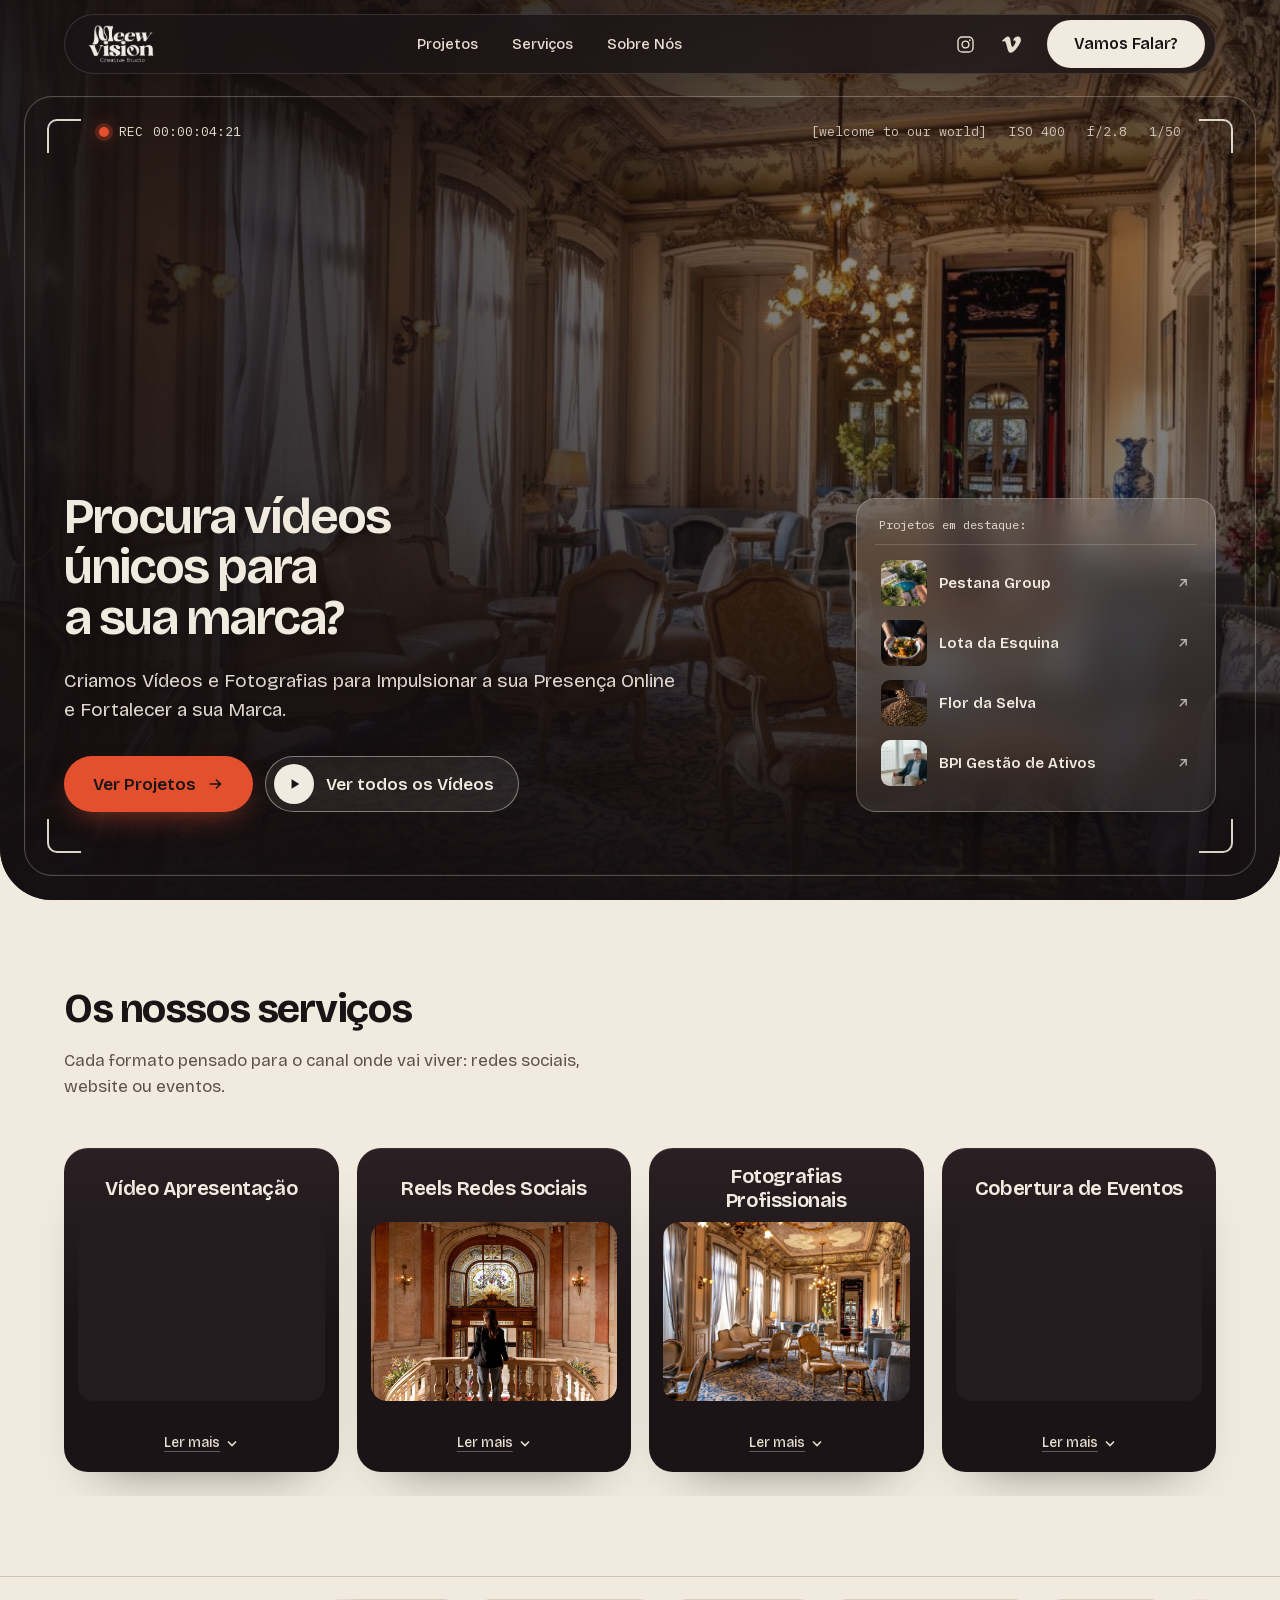
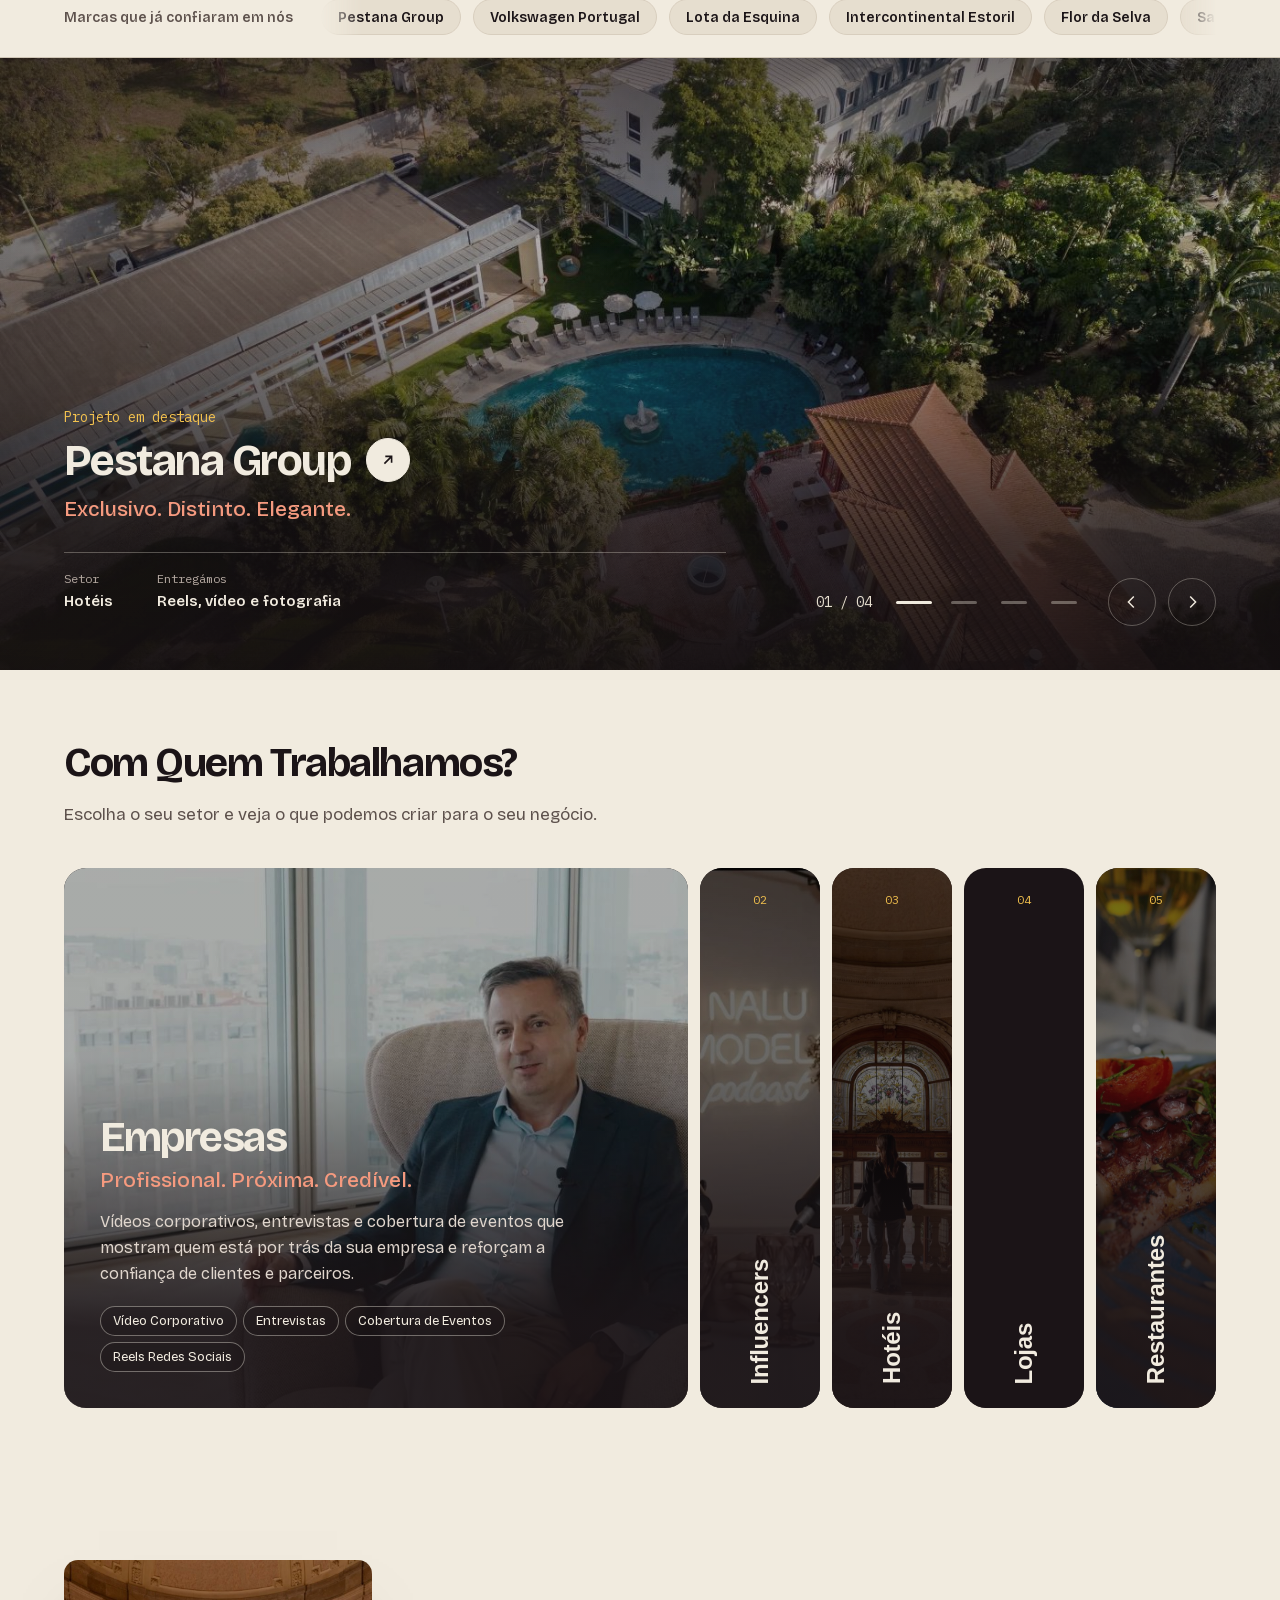
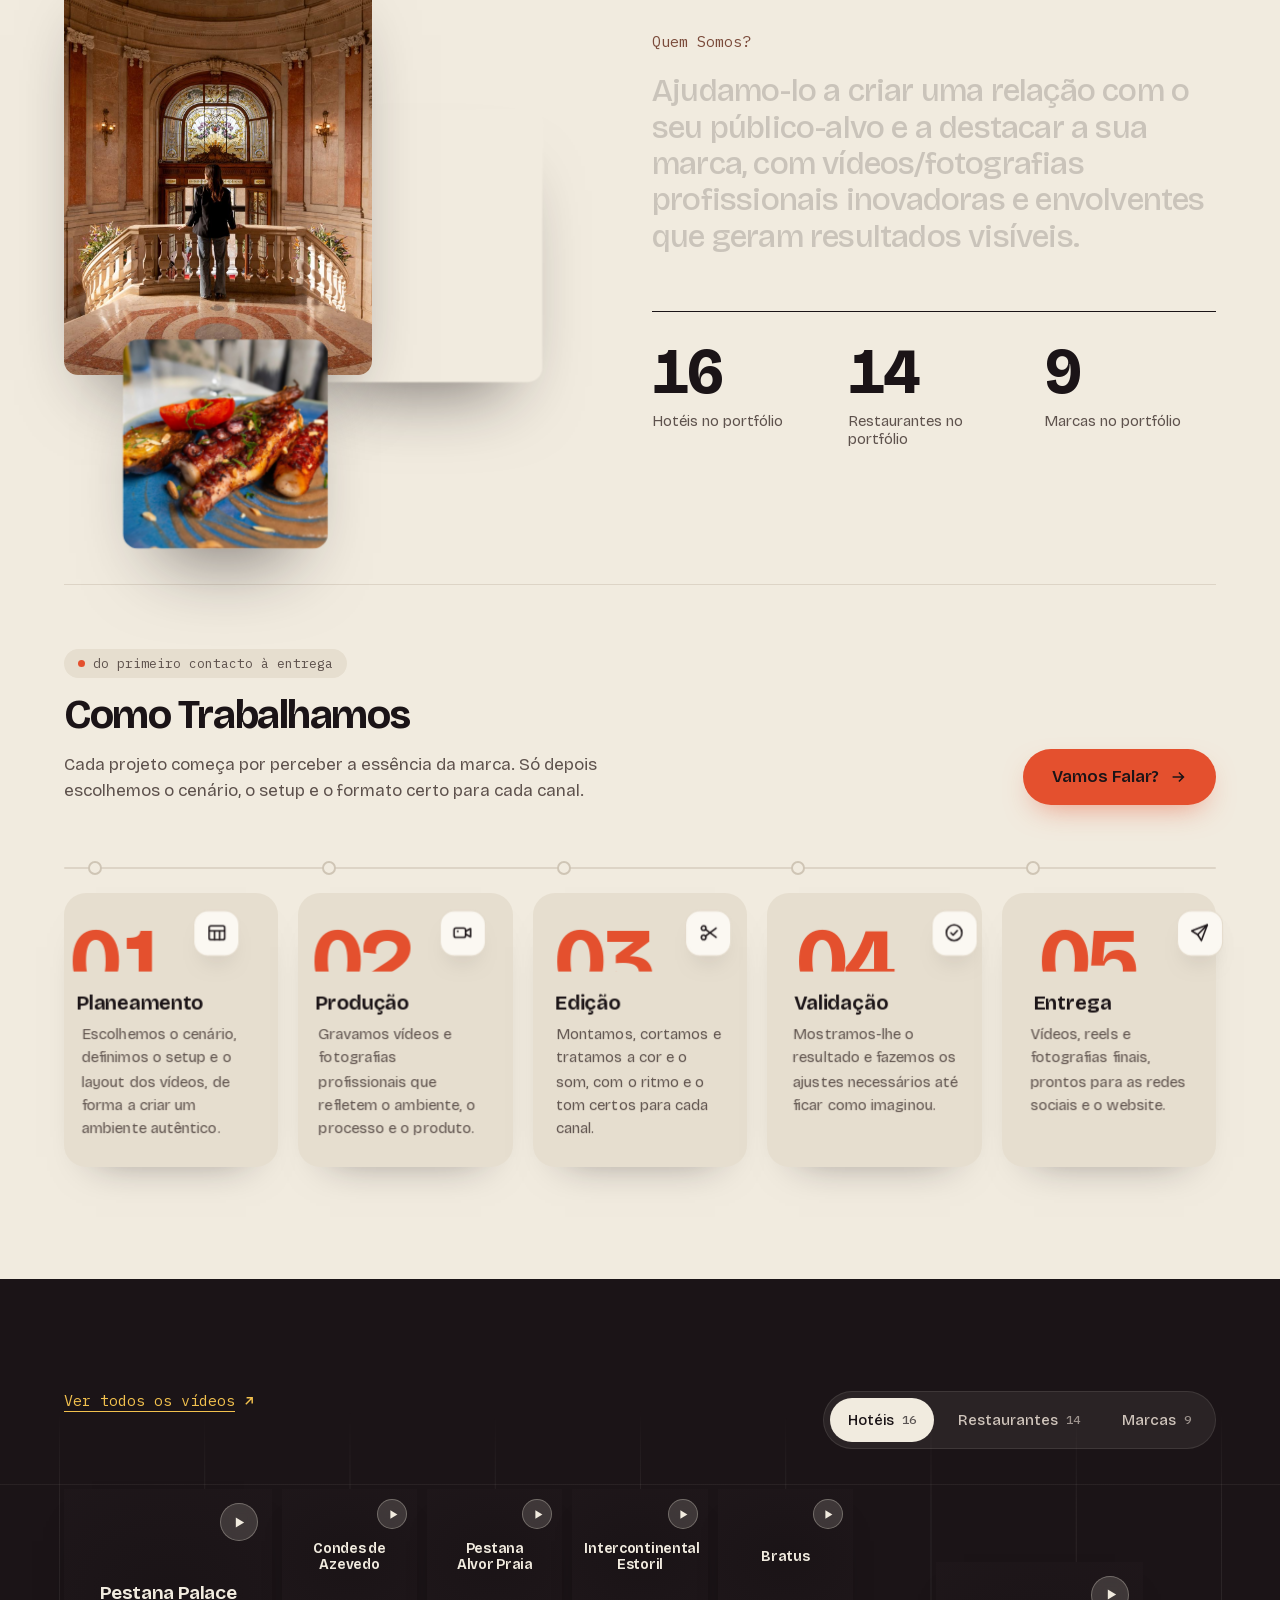
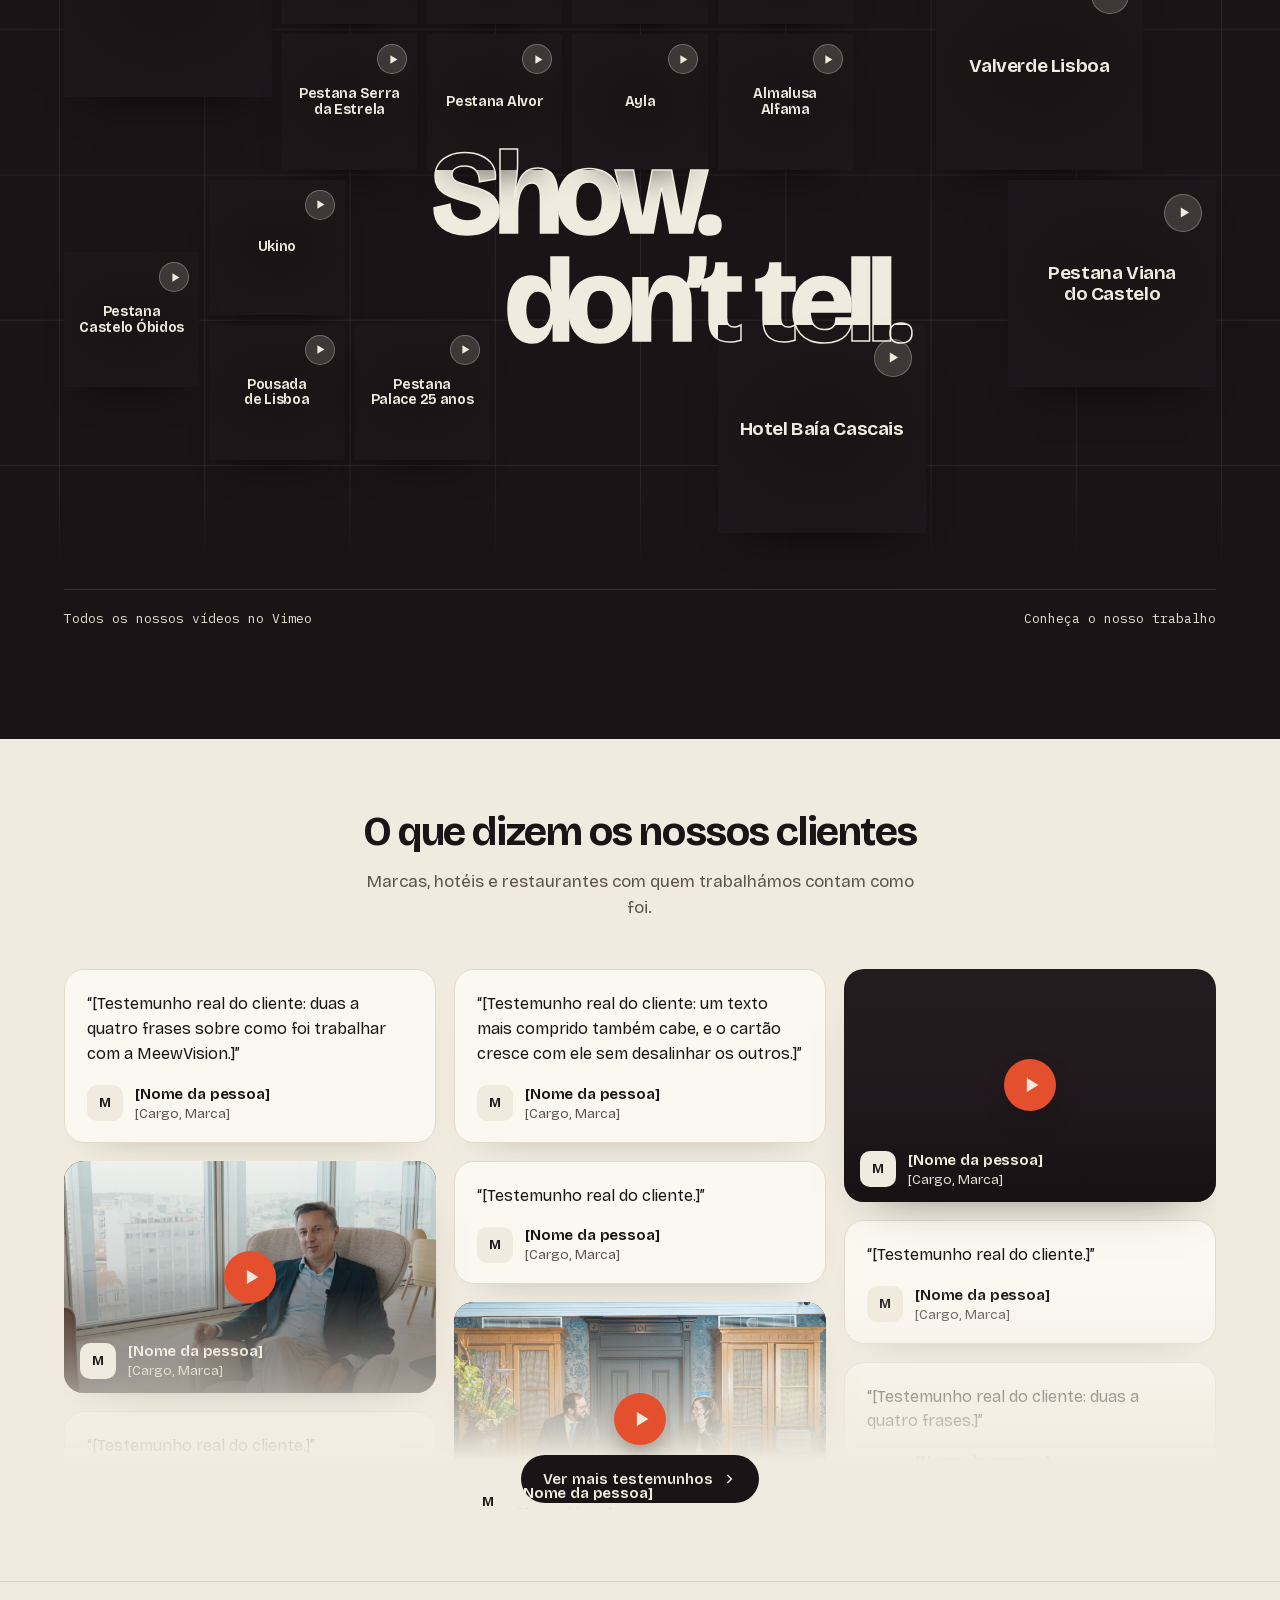
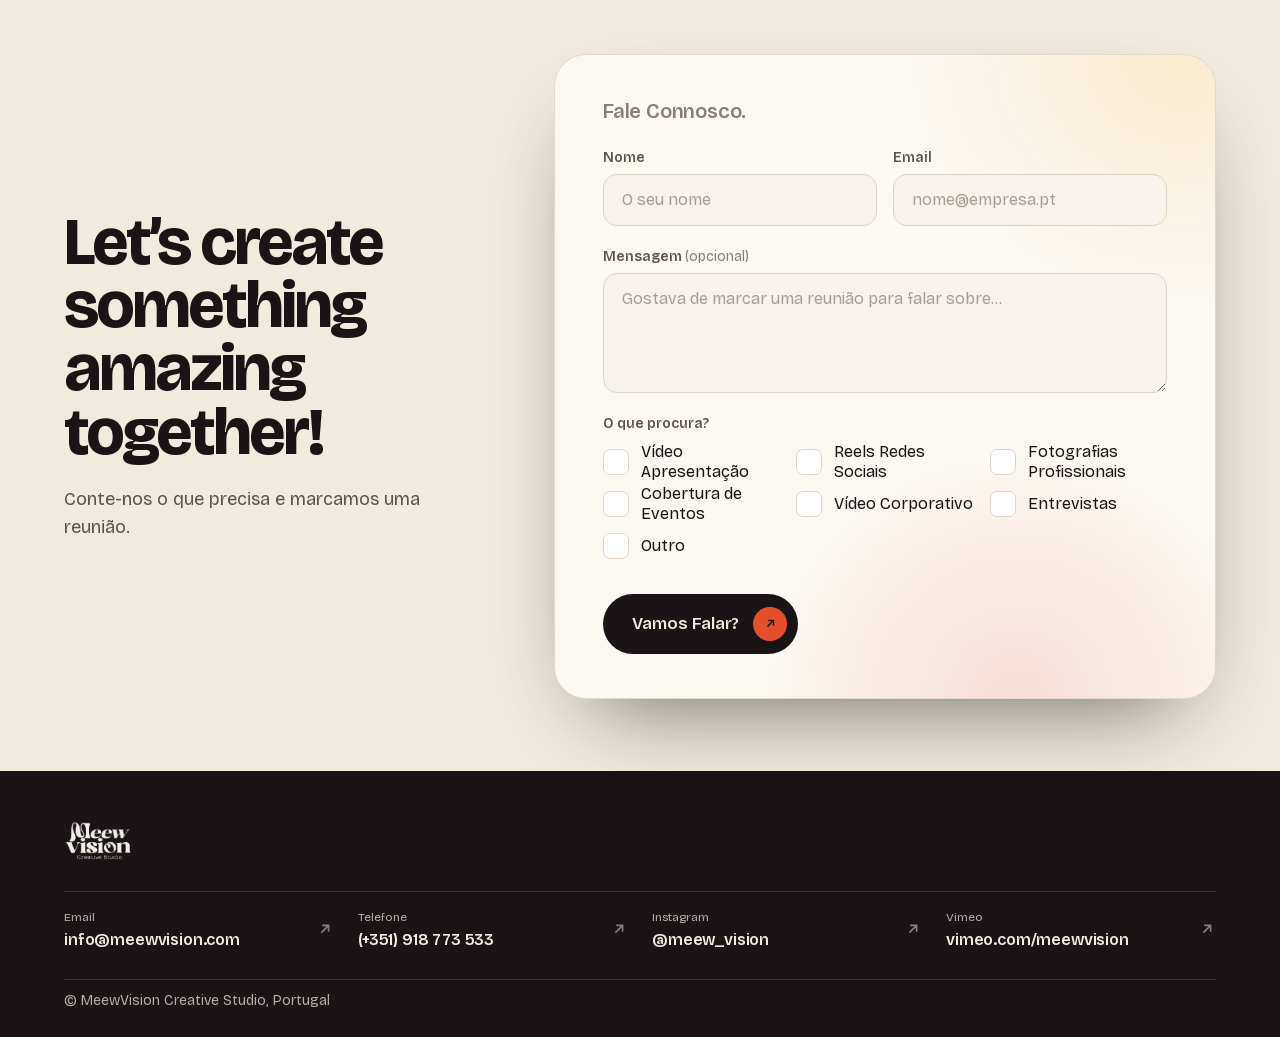
<file: index.html>
<!doctype html>
<html lang="pt-PT">
<head>
<meta charset="utf-8">
<meta name="viewport" content="width=device-width, initial-scale=1">
<title>MeewVision Creative Studio — Vídeos e Fotografias Profissionais</title>
<meta name="description" content="Criamos Vídeos e Fotografias para Impulsionar a sua Presença Online e Fortalecer a sua Marca. Vídeos Profissionais, Fotografias Profissionais e Cobertura de Eventos.">
<meta name="theme-color" content="#1B1417">
<link rel="icon" href="assets/img/logo-meewvision.png">
<link rel="preload" href="/assets/fonts/bricolage-grotesque-300-800-latin.woff2" as="font" type="font/woff2" crossorigin>
<link rel="preload" href="/assets/fonts/ibm-plex-mono-400-latin.woff2" as="font" type="font/woff2" crossorigin>
<link rel="stylesheet" href="css/styles.css">
<script src="js/main.js" defer></script>
</head>
<body>
<div>
<a class="skip" href="#conteudo">Pular para conteúdo</a>

<header class="nav ">
<div class="wrap">
<div class="nav-bar">
<a class="logo" href="#topo" aria-label="MeewVision Creative Studio, início"><img src="assets/img/logo-meewvision.png" alt="MeewVision Creative Studio" width="69" height="40"></a>
<nav aria-label="Principal">
<ul class="nav-links">
<li><a href="#outros">Projetos</a></li>
<li><a href="#servicos">Serviços</a></li>
<li><a href="#sobre">Sobre Nós</a></li>
</ul>
</nav>
<div class="nav-cta">
<ul class="nav-social">
<li><a class="social-ic" href="https://www.instagram.com/meew_vision/" target="_blank" rel="noopener" aria-label="Instagram da MeewVision (abre num novo separador)"><svg viewBox="0 0 24 24" fill="none" stroke="currentColor" stroke-width="1.8" aria-hidden="true"><rect x="2.5" y="2.5" width="19" height="19" rx="5.5"/><circle cx="12" cy="12" r="4.3"/><circle cx="17.5" cy="6.5" r="1.1" fill="currentColor" stroke="none"/></svg></a></li>
<li><a class="social-ic" href="https://vimeo.com/meewvision" target="_blank" rel="noopener" aria-label="Vimeo da MeewVision (abre num novo separador)"><svg viewBox="0 0 24 24" fill="currentColor" aria-hidden="true"><path d="M23.977 6.417c-.105 2.338-1.739 5.543-4.894 9.609-3.268 4.247-6.026 6.37-8.29 6.37-1.409 0-2.578-1.294-3.553-3.881L5.322 11.4C4.603 8.816 3.834 7.522 3.01 7.522c-.179 0-.806.378-1.881 1.132L0 7.213c1.18-1.03 2.351-2.066 3.497-3.112C5.072 2.735 6.257 2.017 7.053 1.943c1.87-.18 3.023 1.1 3.456 3.842.466 2.971.788 4.819.967 5.547.537 2.455 1.129 3.674 1.776 3.674.502 0 1.257-.796 2.266-2.382 1.004-1.586 1.544-2.79 1.616-3.62.144-1.365-.393-2.053-1.615-2.053-.57 0-1.158.13-1.759.389 1.165-3.823 3.391-5.677 6.67-5.568 2.431.07 3.574 1.651 3.434 4.742z"/></svg></a></li>
</ul>
<a class="btn btn-cream" href="#contacto">Vamos Falar?</a>
<button id="menu-btn" class="icon-btn menu-btn" type="button" aria-label="Abrir menu" aria-expanded="false" aria-controls="menu">
<svg width="20" height="20" viewBox="0 0 20 20" fill="none" stroke="currentColor" stroke-width="1.6" aria-hidden="true"><path d="M3 7h14M3 13h14"></path></svg>
</button>
</div>
</div>
</div>
</header>


<div id="menu" class="overlay" hidden role="dialog" aria-modal="true" aria-label="Menu">
<div class="overlay-top">
<img src="assets/img/logo-meewvision.png" alt="MeewVision Creative Studio" width="58" height="34" style="height: 34px; width: auto;">
<button id="menu-close" class="icon-btn" type="button" aria-label="Fechar menu">
<svg width="20" height="20" viewBox="0 0 20 20" fill="none" stroke="currentColor" stroke-width="1.6" aria-hidden="true"><path d="M5 5l10 10M15 5L5 15"></path></svg>
</button>
</div>
<ul>
<li><a href="#outros">Projetos</a></li>
<li><a href="#servicos">Serviços</a></li>
<li><a href="#sobre">Sobre Nós</a></li>
</ul>
<div style="margin-top: auto;">
<a class="btn btn-hot" href="#contacto" style="width: 100%;">Vamos Falar?</a>
</div>
</div>


<main id="conteudo">

<section class="hero " id="topo" aria-labelledby="hero-title">
<div class="hero-media" aria-hidden="true" data-vimeo="1191142595" data-start="2.8" data-end="27.4">
<!-- VÍDEO DO HERO: vídeo do Vimeo em modo de fundo (sem som, em repetição, sem botões; precisa de conta Vimeo paga).
     O id está em data-vimeo; data-start/data-end (segundos) cortam o início e o fim (partes com texto na imagem):
     o vídeo toca só esse intervalo, em repetição. O JS cria o leitor e ajusta-o para cobrir o hero. A fotografia fica por baixo como capa:
     aparece enquanto o vídeo carrega e fica sozinha com "reduzir movimento" ou se o vídeo falhar. Na fase 2 vem do Sanity. -->
<img src="assets/img/pestana-salao.jpg" alt="" width="1400" height="934" fetchpriority="high" decoding="async">
</div>
<div class="hero-shade" aria-hidden="true"></div>
<div class="hero-scan" aria-hidden="true"></div>
<div class="reticle" aria-hidden="true"><span class="mono">AF</span></div>

<div class="vf" aria-hidden="true">
<span class="corner c-tl"></span><span class="corner c-tr"></span><span class="corner c-bl"></span><span class="corner c-br"></span>
<div class="hud-top mono">
<span class="rec"><i></i>REC <span id="tc">00:00:00:00</span></span>
<span class="hud-set"><span lang="en">[welcome to our world]</span><span>ISO 400</span><span>f/2.8</span><span>1/50</span></span>
</div>
</div>

<div class="hero-body">
<div class="hero-copy">
<h1 id="hero-title"><span class="ln">Procura vídeos</span> <span class="ln">únicos para</span> <span class="ln">a sua marca?</span></h1>
<p class="hero-sub">Criamos Vídeos e Fotografias para Impulsionar a sua Presença Online e Fortalecer a sua Marca.</p>
<div class="hero-ctas">
<a class="btn btn-cta" href="#outros">Ver Projetos<svg class="arrow" viewBox="0 0 20 20" fill="none" stroke="currentColor" stroke-width="1.8" aria-hidden="true"><path d="M4 10h12M11 5l5 5-5 5"></path></svg></a>
<a class="btn btn-watch" href="https://vimeo.com/meewvision" target="_blank" rel="noopener"><span class="pd" aria-hidden="true"><svg width="12" height="12" viewBox="0 0 14 14" fill="currentColor"><path d="M3 1.5v11l9-5.5z"></path></svg></span>Ver todos os Vídeos</a>
</div>
</div>
<!-- Mesmos projetos e mesma ordem de "Projetos em destaque" (FEATURED em js/main.js); na fase 2 vêm da mesma lista do Sanity -->
<aside class="hud-card" aria-label="Projetos em destaque">
<div class="hud-card-top mono"><span>Projetos em destaque:</span></div>
<ul>
<li><a href="/projetos/pestana-group/" aria-label="Pestana Group: ver página do projeto"><img src="assets/img/pestana-piscina.jpg" alt="" width="46" height="46" loading="lazy"><b>Pestana Group</b><svg width="16" height="16" viewBox="0 0 20 20" fill="none" stroke="currentColor" stroke-width="1.8" aria-hidden="true"><path d="M6 14L14 6M7 6h7v7"></path></svg></a></li>
<li><a href="/projetos/lota-da-esquina/" aria-label="Lota da Esquina: ver página do projeto"><img src="assets/img/lota-prato.jpg" alt="" width="46" height="46" loading="lazy"><b>Lota da Esquina</b><svg width="16" height="16" viewBox="0 0 20 20" fill="none" stroke="currentColor" stroke-width="1.8" aria-hidden="true"><path d="M6 14L14 6M7 6h7v7"></path></svg></a></li>
<li><a href="/projetos/flor-da-selva/" aria-label="Flor da Selva: ver página do projeto"><img src="assets/img/flor-graos.jpg" alt="" width="46" height="46" loading="lazy"><b>Flor da Selva</b><svg width="16" height="16" viewBox="0 0 20 20" fill="none" stroke="currentColor" stroke-width="1.8" aria-hidden="true"><path d="M6 14L14 6M7 6h7v7"></path></svg></a></li>
<li><a href="/projetos/bpi-gestao-de-ativos/" aria-label="BPI Gestão de Ativos: ver página do projeto"><img src="assets/img/bpi-entrevista.jpg" alt="" width="46" height="46" loading="lazy"><b>BPI Gestão de Ativos</b><svg width="16" height="16" viewBox="0 0 20 20" fill="none" stroke="currentColor" stroke-width="1.8" aria-hidden="true"><path d="M6 14L14 6M7 6h7v7"></path></svg></a></li>
</ul>
</aside>
</div>
</section>

<section class="light scar" id="servicos" aria-labelledby="scar-title">
<div class="wrap">
<div class="scar-head">
<div>
<h2 id="scar-title" class="h2">Os nossos serviços</h2>
<p class="sub">Cada formato pensado para o canal onde vai viver: redes sociais, website ou eventos.</p>
</div>
<div class="scar-ctl">
<button class="icon-btn" type="button" aria-label="Anterior" aria-controls="scar-track"><svg width="18" height="18" viewBox="0 0 20 20" fill="none" stroke="currentColor" stroke-width="1.6" aria-hidden="true"><path d="M12 4l-6 6 6 6"></path></svg></button>
<button class="icon-btn" type="button" aria-label="Seguinte" aria-controls="scar-track"><svg width="18" height="18" viewBox="0 0 20 20" fill="none" stroke="currentColor" stroke-width="1.6" aria-hidden="true"><path d="M8 4l6 6-6 6"></path></svg></button>
</div>
</div>
</div>
<ul id="scar-track" class="track-x" tabindex="0" aria-label="Serviços em detalhe">
<li class="dcard">
<h3>Vídeo Apresentação</h3>
<div class="dcard-img"><img src="assets/img/flor-torra.jpg" alt="" width="640" height="480" loading="lazy" decoding="async"><div class="dcard-desc" id="ddesc-1"><p>Uma visão completa da marca, do processo ao produto final, para o website e as redes sociais.</p></div></div>
<button class="dcard-more" type="button" aria-expanded="false" aria-controls="ddesc-1"><span>Ler mais</span><svg viewBox="0 0 12 12" fill="none" stroke="currentColor" stroke-width="1.6" aria-hidden="true"><path d="M2 4.5l4 4 4-4"/></svg></button>
</li>
<li class="dcard">
<h3>Reels Redes Sociais</h3>
<div class="dcard-img"><img src="assets/img/pestana-escadaria.jpg" alt="" width="640" height="480" loading="lazy" decoding="async"><div class="dcard-desc" id="ddesc-2"><p>Vídeos curtos para destacar espaços e serviços e promover a identidade única da marca.</p></div></div>
<button class="dcard-more" type="button" aria-expanded="false" aria-controls="ddesc-2"><span>Ler mais</span><svg viewBox="0 0 12 12" fill="none" stroke="currentColor" stroke-width="1.6" aria-hidden="true"><path d="M2 4.5l4 4 4-4"/></svg></button>
</li>
<li class="dcard">
<h3>Fotografias Profissionais</h3>
<div class="dcard-img"><img src="assets/img/pestana-salao.jpg" alt="" width="640" height="480" loading="lazy" decoding="async"><div class="dcard-desc" id="ddesc-3"><p>Imagens que capturam a autenticidade da marca: o espaço, o processo e o produto final.</p></div></div>
<button class="dcard-more" type="button" aria-expanded="false" aria-controls="ddesc-3"><span>Ler mais</span><svg viewBox="0 0 12 12" fill="none" stroke="currentColor" stroke-width="1.6" aria-hidden="true"><path d="M2 4.5l4 4 4-4"/></svg></button>
</li>
<li class="dcard">
<h3>Cobertura de Eventos</h3>
<div class="dcard-img"><img src="assets/img/lota-evento.jpg" alt="" width="640" height="480" loading="lazy" decoding="async"><div class="dcard-desc" id="ddesc-4"><p>Vídeos e reels que capturam a atmosfera vibrante e a experiência única de cada evento.</p></div></div>
<button class="dcard-more" type="button" aria-expanded="false" aria-controls="ddesc-4"><span>Ler mais</span><svg viewBox="0 0 12 12" fill="none" stroke="currentColor" stroke-width="1.6" aria-hidden="true"><path d="M2 4.5l4 4 4-4"/></svg></button>
</li>
</ul>
</section>

<section class="light logos" aria-labelledby="logos-title">
<div class="wrap logos-in">
<h2 id="logos-title" class="logos-title">Marcas que já confiaram em nós</h2>
<!-- Lista gerada a partir de BRANDS em js/main.js (com logo: 'assets/img/logos/…' passa a mostrar o logótipo) -->
<div class="logos-band">
<ul class="logos-track" id="logos-track" aria-labelledby="logos-title"></ul>
</div>
</div>
</section>

<section class="feat" aria-labelledby="feat-title" aria-roledescription="carrossel">
<div class="feat-bg" aria-hidden="true">

<img class="on" src="assets/img/pestana-piscina.jpg" alt="" width="1400" height="934" loading="lazy" decoding="async">

<img class="" src="assets/img/lota-prato.jpg" alt="" width="1400" height="934" loading="lazy" decoding="async">

<img class="" src="assets/img/flor-graos.jpg" alt="" width="1400" height="934" loading="lazy" decoding="async">

<img class="" src="assets/img/bpi-entrevista.jpg" alt="" width="1400" height="934" loading="lazy" decoding="async">

</div>
<div class="wrap feat-in">
<div class="feat-bottom">
<div class="feat-title" aria-live="polite">
<h2 id="feat-title" class="feat-kicker mono">Projeto em destaque</h2>
<div class="feat-name">
<h3>Pestana Group</h3>
<a class="feat-go" href="/projetos/pestana-group/" aria-label="Ver projeto completo: Pestana Group"><svg viewBox="0 0 20 20" fill="none" stroke="currentColor" stroke-width="1.8" aria-hidden="true"><path d="M6 14L14 6M7 6h7v7"></path></svg></a>
</div>
<p>Exclusivo. Distinto. Elegante.</p>
<dl class="feat-meta">
<div><dt class="mono">Setor</dt><dd>Hotéis</dd></div>
<div><dt class="mono">Entregámos</dt><dd>Reels, vídeo e fotografia</dd></div>
</dl>
</div>
<div class="feat-ctl">
<span class="count mono">01 / 04</span>
<div class="dots">

<button type="button" aria-label="Mostrar Pestana Group" aria-current="true"><i></i></button>

<button type="button" aria-label="Mostrar Lota da Esquina" aria-current="false"><i></i></button>

<button type="button" aria-label="Mostrar Flor da Selva" aria-current="false"><i></i></button>

<button type="button" aria-label="Mostrar BPI Gestão de Ativos" aria-current="false"><i></i></button>

</div>
<button class="icon-btn" type="button" aria-label="Projeto anterior"><svg width="18" height="18" viewBox="0 0 20 20" fill="none" stroke="currentColor" stroke-width="1.6" aria-hidden="true"><path d="M12 4l-6 6 6 6"></path></svg></button>
<button class="icon-btn" type="button" aria-label="Projeto seguinte"><svg width="18" height="18" viewBox="0 0 20 20" fill="none" stroke="currentColor" stroke-width="1.6" aria-hidden="true"><path d="M8 4l6 6-6 6"></path></svg></button>
</div>
</div>
</div>
</section>

<section class="light sectors-sec" id="trabalho" aria-labelledby="trabalho-title">
<div class="wrap">
<div class="sec-head">
<div>
<h2 id="trabalho-title" class="h2">Com Quem Trabalhamos?</h2>
<p class="sub">Escolha o seu setor e veja o que podemos criar para o seu negócio.</p>
</div>
</div>
<ul class="sectors">

<li class="sec on">
<img src="assets/img/bpi-entrevista.jpg" alt="Entrevista em vídeo num escritório" width="933" height="1400" loading="lazy" decoding="async">
<button class="sec-hit" type="button" aria-expanded="true" aria-controls="setor-0" tabindex="-1">
<span class="mono">01</span>
<span class="vlabel">Empresas</span>
</button>
<div id="setor-0" class="sec-body">
<h3>Empresas</h3>
<p class="tl">Profissional. Próxima. Credível.</p>
<p class="ds">Vídeos corporativos, entrevistas e cobertura de eventos que mostram quem está por trás da sua empresa e reforçam a confiança de clientes e parceiros.</p>
<ul class="tags">
<li>Vídeo Corporativo</li><li>Entrevistas</li><li>Cobertura de Eventos</li><li>Reels Redes Sociais</li>
</ul>
</div>
</li>

<li class="sec">
<img src="assets/img/influencer.jpg" alt="Sessão fotográfica com uma criadora de conteúdo" width="933" height="1400" loading="lazy" decoding="async">
<button class="sec-hit" type="button" aria-expanded="false" aria-controls="setor-1" tabindex="0">
<span class="mono">02</span>
<span class="vlabel">Influencers</span>
</button>
<div id="setor-1" class="sec-body">
<h3>Influencers</h3>
<p class="tl">Criativo. Autêntico. Próximo.</p>
<p class="ds">Reels, vídeos e fotografias para parcerias com marcas, eventos e para as suas redes sociais, com qualidade de estúdio e o seu estilo pessoal.</p>
<ul class="tags">
<li>Reels Redes Sociais</li><li>Fotografias Profissionais</li><li>Cobertura de Eventos</li>
</ul>
</div>
</li>

<li class="sec">
<img src="assets/img/pestana-escadaria.jpg" alt="Interior de um hotel histórico" width="933" height="1400" loading="lazy" decoding="async">
<button class="sec-hit" type="button" aria-expanded="false" aria-controls="setor-2" tabindex="0">
<span class="mono">03</span>
<span class="vlabel">Hotéis</span>
</button>
<div id="setor-2" class="sec-body">
<h3>Hotéis</h3>
<p class="tl">Exclusivo. Acolhedor. Memorável.</p>
<p class="ds">Mostramos os espaços, os serviços e a experiência do seu hotel em vídeos e fotografias pensados para o website, as redes sociais e as plataformas de reservas.</p>
<ul class="tags">
<li>Vídeo Apresentação</li><li>Reels Redes Sociais</li><li>Fotografias Profissionais</li>
</ul>
</div>
</li>

<li class="sec">
<img src="assets/img/flor-maos.jpg" alt="Mãos com grãos de café torrado" width="933" height="1400" loading="lazy" decoding="async">
<button class="sec-hit" type="button" aria-expanded="false" aria-controls="setor-3" tabindex="0">
<span class="mono">04</span>
<span class="vlabel">Lojas</span>
</button>
<div id="setor-3" class="sec-body">
<h3>Lojas</h3>
<p class="tl">Autêntico. Artesanal. Único.</p>
<p class="ds">Do produto ao processo, criamos conteúdos que contam a história da sua loja e dão vontade de a visitar, online e ao vivo.</p>
<ul class="tags">
<li>Vídeo Apresentação</li><li>Fotografias Profissionais</li><li>Reels Produção</li>
</ul>
</div>
</li>

<li class="sec">
<img src="assets/img/lota-polvo.jpg" alt="Prato de polvo num restaurante" width="933" height="1400" loading="lazy" decoding="async">
<button class="sec-hit" type="button" aria-expanded="false" aria-controls="setor-4" tabindex="0">
<span class="mono">05</span>
<span class="vlabel">Restaurantes</span>
</button>
<div id="setor-4" class="sec-body">
<h3>Restaurantes</h3>
<p class="tl">Vibrante. Saboroso. Envolvente.</p>
<p class="ds">Pratos, ambiente e equipa captados de forma a abrir o apetite: fotografias de menu, reels e cobertura de eventos para encher mesas.</p>
<ul class="tags">
<li>Fotografias Menu</li><li>Reels Redes Sociais</li><li>Cobertura de Eventos</li>
</ul>
</div>
</li>

</ul>
</div>
</section>

<section class="light about" id="sobre" aria-labelledby="sobre-title">
<div class="wrap about-grid">
<div class="collage" aria-hidden="true">
<div class="collage-in">
<div class="col-img col-a"><img src="assets/img/pestana-escadaria.jpg" alt="" width="933" height="1400" loading="lazy" decoding="async"></div>
<div class="col-img col-b"><img src="assets/img/flor-chavena.jpg" alt="" width="933" height="1400" loading="lazy" decoding="async"></div>
<div class="col-img col-c"><img src="assets/img/lota-polvo.jpg" alt="" width="933" height="1400" loading="lazy" decoding="async"></div>
</div>
</div>
<div class="about-text">
<h2 id="sobre-title" class="label mono">Quem Somos?</h2>
<p class="big-p">Ajudamo-lo a criar uma relação com o seu público-alvo e a destacar a sua marca, com vídeos/fotografias profissionais inovadoras e envolventes que geram resultados visíveis.</p>
<div class="stats">
<div class="stat"><b>16</b><span>Hotéis no portfólio</span></div>
<div class="stat"><b>14</b><span>Restaurantes no portfólio</span></div>
<div class="stat"><b>9</b><span>Marcas no portfólio</span></div>
</div>
</div>
</div>
<div class="wrap">
<div class="process" id="processo">
<div class="process-head">
<div>
<p class="proc-chip mono"><span class="dot" aria-hidden="true"></span>do primeiro contacto à entrega</p>
<h3 id="processo-title" class="h2">Como Trabalhamos</h3>
<p class="sub">Cada projeto começa por perceber a essência da marca. Só depois escolhemos o cenário, o setup e o formato certo para cada canal.</p>
</div>
<a class="btn btn-cta" href="#contacto">Vamos Falar?<svg class="arrow" viewBox="0 0 20 20" fill="none" stroke="currentColor" stroke-width="1.8" aria-hidden="true"><path d="M4 10h12M11 5l5 5-5 5"></path></svg></a>
</div>
<div class="scar-ctl steps-ctl">
<button class="icon-btn" type="button" aria-label="Passo anterior" aria-controls="steps-track"><svg width="18" height="18" viewBox="0 0 20 20" fill="none" stroke="currentColor" stroke-width="1.6" aria-hidden="true"><path d="M12 4l-6 6 6 6"></path></svg></button>
<button class="icon-btn" type="button" aria-label="Passo seguinte" aria-controls="steps-track"><svg width="18" height="18" viewBox="0 0 20 20" fill="none" stroke="currentColor" stroke-width="1.6" aria-hidden="true"><path d="M8 4l6 6-6 6"></path></svg></button>
</div>
<ol class="steps" id="steps-track">
<li class="step"><span class="step-node" aria-hidden="true"></span><span class="step-n" aria-hidden="true">01</span><span class="step-ic" aria-hidden="true"><svg viewBox="0 0 24 24" fill="none" stroke="currentColor" stroke-width="1.7" stroke-linecap="round" stroke-linejoin="round"><rect x="3.5" y="4.5" width="17" height="15" rx="2"/><path d="M3.5 10h17M9.5 10v9.5M15 10v9.5"/></svg></span><h3>Planeamento</h3><p>Escolhemos o cenário, definimos o setup e o layout dos vídeos, de forma a criar um ambiente autêntico.</p></li>
<li class="step"><span class="step-node" aria-hidden="true"></span><span class="step-n" aria-hidden="true">02</span><span class="step-ic" aria-hidden="true"><svg viewBox="0 0 24 24" fill="none" stroke="currentColor" stroke-width="1.7" stroke-linecap="round" stroke-linejoin="round"><rect x="3" y="7" width="12.5" height="10" rx="2"/><path d="M15.5 10.5 21 7.5v9l-5.5-3"/><circle cx="7" cy="10.5" r="1" fill="currentColor" stroke="none"/></svg></span><h3>Produção</h3><p>Gravamos vídeos e fotografias profissionais que refletem o ambiente, o processo e o produto.</p></li>
<li class="step"><span class="step-node" aria-hidden="true"></span><span class="step-n" aria-hidden="true">03</span><span class="step-ic" aria-hidden="true"><svg viewBox="0 0 24 24" fill="none" stroke="currentColor" stroke-width="1.7" stroke-linecap="round" stroke-linejoin="round"><circle cx="6.5" cy="7" r="2.5"/><circle cx="6.5" cy="17" r="2.5"/><path d="M8.6 8.4 20 17M8.6 15.6 20 7"/></svg></span><h3>Edição</h3><p>Montamos, cortamos e tratamos a cor e o som, com o ritmo e o tom certos para cada canal.</p></li>
<li class="step"><span class="step-node" aria-hidden="true"></span><span class="step-n" aria-hidden="true">04</span><span class="step-ic" aria-hidden="true"><svg viewBox="0 0 24 24" fill="none" stroke="currentColor" stroke-width="1.7" stroke-linecap="round" stroke-linejoin="round"><circle cx="12" cy="12" r="8.5"/><path d="M8.5 12.2l2.4 2.4 4.6-4.9"/></svg></span><h3>Validação</h3><p>Mostramos-lhe o resultado e fazemos os ajustes necessários até ficar como imaginou.</p></li>
<li class="step"><span class="step-node" aria-hidden="true"></span><span class="step-n" aria-hidden="true">05</span><span class="step-ic" aria-hidden="true"><svg viewBox="0 0 24 24" fill="none" stroke="currentColor" stroke-width="1.7" stroke-linecap="round" stroke-linejoin="round"><path d="M20.5 3.5 10 14"/><path d="M20.5 3.5 14 20.5l-4-6.5-6.5-4z"/></svg></span><h3>Entrega</h3><p>Vídeos, reels e fotografias finais, prontos para as redes sociais e o website.</p></li>
</ol>
</div>
</div>
</section>

<section class="wall-sec" id="outros" aria-labelledby="outros-title">
<div class="wrap">
<div class="wall-head">
<a class="label mono wall-link" href="https://vimeo.com/meewvision" target="_blank" rel="noopener">Ver todos os vídeos<span class="sr"> no Vimeo (abre num novo separador)</span><svg viewBox="0 0 20 20" fill="none" stroke="currentColor" stroke-width="1.8" aria-hidden="true"><path d="M6 14L14 6M7 6h7v7"></path></svg></a>
<div class="seg" role="group" aria-label="Escolher categoria">

<button type="button" aria-pressed="true">Hotéis<span class="n">16</span></button>

<button type="button" aria-pressed="false">Restaurantes<span class="n">14</span></button>

<button type="button" aria-pressed="false">Marcas<span class="n">9</span></button>

</div>
</div>
<p class="sr" aria-live="polite">16 projetos em Hotéis</p>
<div class="pgrid">
<div class="pgrid-lines" aria-hidden="true"></div>
<!-- o título existe duas vezes: cheio por trás das fotografias e só em contorno por cima delas (efeito da referência) -->
<h2 id="outros-title" class="wall-title" lang="en"><span>Show.</span> <span>don’t tell.</span></h2>
<ul class="bento" translate="no"></ul>
<p class="wall-title is-outline" aria-hidden="true" lang="en"><span>Show.</span> <span>don’t tell.</span></p>
</div>
<div class="wall-row">
<span class="mono">Todos os nossos vídeos no Vimeo</span>
<span class="mono">Conheça o nosso trabalho</span>
</div>
</div>
</section>

<!-- Testemunhos: cartões de texto e de vídeo (horizontal, ficheiro carregado no site e não no Vimeo), gerados a partir de REVIEWS em js/main.js (na fase 2, do Sanity).
     Os cartões atuais são EXEMPLOS entre [parênteses retos]: substituir por testemunhos reais da cliente. -->
<section class="light reviews" id="testemunhos" aria-labelledby="reviews-title">
<div class="wrap">
<div class="rv-head">
<h2 id="reviews-title" class="h2">O que dizem os nossos clientes</h2>
<p class="sub">Marcas, hotéis e restaurantes com quem trabalhámos contam como foi.</p>
</div>
<div class="rv-wall" id="rv-wall">
<div class="rv-clip"><ul class="rv-grid" id="rv-grid"></ul></div>
<div class="rv-more-wrap"><button class="rv-more" type="button" aria-controls="rv-wall" aria-expanded="false" hidden><span>Ver mais testemunhos</span><svg viewBox="0 0 20 20" fill="none" stroke="currentColor" stroke-width="1.8" aria-hidden="true"><path d="M8 5l5 5-5 5"/></svg></button></div>
</div>
</div>
<dialog class="rv-modal" id="rv-modal" aria-label="Testemunho em vídeo">
<div class="rv-modal-in">
<div class="rv-modal-body"></div>
<div class="rv-modal-foot"><span class="rv-modal-cap"></span><button class="rv-modal-x icon-btn" type="button" aria-label="Fechar vídeo"><svg width="18" height="18" viewBox="0 0 20 20" fill="none" stroke="currentColor" stroke-width="1.6" aria-hidden="true"><path d="M5 5l10 10M15 5L5 15"></path></svg></button></div>
</div>
</dialog>
</section>

<section class="contact" id="contacto" aria-labelledby="contacto-title">
<div class="wrap contact-grid">
<div class="contact-left">
<h2 id="contacto-title" class="contact-title" lang="en">Let’s create something amazing together!</h2>
<p class="csub">Conte-nos o que precisa e marcamos uma reunião.</p>
</div>
<div class="form-area" aria-live="polite">

<div class="sent" hidden tabindex="-1">
<span class="sent-mark" aria-hidden="true"><svg viewBox="0 0 20 20" fill="none" stroke="currentColor" stroke-width="2"><path d="M5 10.5l3.2 3.2L15 7"/></svg></span>
<h3>Obrigado, <span data-sent-name></span>.</h3>
<p>Recebemos o seu pedido. Vamos responder para o email que indicou para marcarmos uma reunião.</p>
</div>

<form class="form" aria-label="Vamos Falar?" novalidate>
<p class="form-intro">Fale Connosco.</p>
<div class="form-row">
<div class="field">
<label for="f-nome">Nome</label>
<input id="f-nome" name="nome" type="text" autocomplete="name" placeholder="O seu nome" aria-invalid="false" aria-describedby="e-nome">
<p id="e-nome" class="err" hidden></p>
</div>
<div class="field">
<label for="f-email">Email</label>
<input id="f-email" name="email" type="email" inputmode="email" autocomplete="email" spellcheck="false" placeholder="nome@empresa.pt" aria-invalid="false" aria-describedby="e-email">
<p id="e-email" class="err" hidden></p>
</div>
</div>
<div class="field"><label for="f-msg">Mensagem <span class="opt">(opcional)</span></label><textarea id="f-msg" name="mensagem" rows="4" placeholder="Gostava de marcar uma reunião para falar sobre…"></textarea></div>
<fieldset class="form-block">
<legend class="legend">O que procura?</legend>
<div class="checks">
<label class="check"><input type="checkbox" name="servicos" value="Vídeo Apresentação"><span class="check-box" aria-hidden="true"><svg viewBox="0 0 20 20" fill="none" stroke="currentColor" stroke-width="2.4"><path d="M5 10.5l3.2 3.2L15 7"/></svg></span><span class="check-label">Vídeo Apresentação</span></label>
<label class="check"><input type="checkbox" name="servicos" value="Reels Redes Sociais"><span class="check-box" aria-hidden="true"><svg viewBox="0 0 20 20" fill="none" stroke="currentColor" stroke-width="2.4"><path d="M5 10.5l3.2 3.2L15 7"/></svg></span><span class="check-label">Reels Redes Sociais</span></label>
<label class="check"><input type="checkbox" name="servicos" value="Fotografias Profissionais"><span class="check-box" aria-hidden="true"><svg viewBox="0 0 20 20" fill="none" stroke="currentColor" stroke-width="2.4"><path d="M5 10.5l3.2 3.2L15 7"/></svg></span><span class="check-label">Fotografias Profissionais</span></label>
<label class="check"><input type="checkbox" name="servicos" value="Cobertura de Eventos"><span class="check-box" aria-hidden="true"><svg viewBox="0 0 20 20" fill="none" stroke="currentColor" stroke-width="2.4"><path d="M5 10.5l3.2 3.2L15 7"/></svg></span><span class="check-label">Cobertura de Eventos</span></label>
<label class="check"><input type="checkbox" name="servicos" value="Vídeo Corporativo"><span class="check-box" aria-hidden="true"><svg viewBox="0 0 20 20" fill="none" stroke="currentColor" stroke-width="2.4"><path d="M5 10.5l3.2 3.2L15 7"/></svg></span><span class="check-label">Vídeo Corporativo</span></label>
<label class="check"><input type="checkbox" name="servicos" value="Entrevistas"><span class="check-box" aria-hidden="true"><svg viewBox="0 0 20 20" fill="none" stroke="currentColor" stroke-width="2.4"><path d="M5 10.5l3.2 3.2L15 7"/></svg></span><span class="check-label">Entrevistas</span></label>
<label class="check"><input type="checkbox" name="servicos" value="Outro"><span class="check-box" aria-hidden="true"><svg viewBox="0 0 20 20" fill="none" stroke="currentColor" stroke-width="2.4"><path d="M5 10.5l3.2 3.2L15 7"/></svg></span><span class="check-label">Outro</span></label>
</div>
</fieldset>
<div class="form-foot">
<button class="btn btn-send" type="submit">Vamos Falar?<span class="send-dot" aria-hidden="true"><svg viewBox="0 0 20 20" fill="none" stroke="currentColor" stroke-width="2"><path d="M6 14L14 6M7 6h7v7"/></svg></span></button>
</div>
</form>

</div>
</div>
</section>


</main>

<footer class="footer">
<div class="wrap">
<div class="footer-top">
<a class="footer-logo" href="#topo" aria-label="MeewVision Creative Studio, voltar ao início"><img src="assets/img/logo-meewvision.png" alt="MeewVision Creative Studio" width="69" height="40" loading="lazy"></a>
</div>
<ul class="direct footer-direct">
<li><a href="mailto:info@meewvision.com?subject=Vamos%20Falar%3F"><span class="direct-k">Email</span><span class="direct-v">info@meewvision.com</span><svg class="arrow" viewBox="0 0 20 20" fill="none" stroke="currentColor" stroke-width="1.8" aria-hidden="true"><path d="M6 14L14 6M7 6h7v7"></path></svg></a></li>
<li><a href="tel:+351918773533"><span class="direct-k">Telefone</span><span class="direct-v">(+351) 918 773 533</span><svg class="arrow" viewBox="0 0 20 20" fill="none" stroke="currentColor" stroke-width="1.8" aria-hidden="true"><path d="M6 14L14 6M7 6h7v7"></path></svg></a></li>
<li><a href="https://www.instagram.com/meew_vision/" target="_blank" rel="noopener"><span class="direct-k">Instagram</span><span class="direct-v">@meew_vision</span><svg class="arrow" viewBox="0 0 20 20" fill="none" stroke="currentColor" stroke-width="1.8" aria-hidden="true"><path d="M6 14L14 6M7 6h7v7"></path></svg></a></li>
<li><a href="https://vimeo.com/meewvision" target="_blank" rel="noopener"><span class="direct-k">Vimeo</span><span class="direct-v">vimeo.com/meewvision</span><svg class="arrow" viewBox="0 0 20 20" fill="none" stroke="currentColor" stroke-width="1.8" aria-hidden="true"><path d="M6 14L14 6M7 6h7v7"></path></svg></a></li>
</ul>
<div class="footer-row">
<span>© MeewVision Creative Studio, Portugal</span>
</div>
</div>
</footer>
<button class="to-top" type="button" aria-label="Voltar ao topo da página" tabindex="-1" aria-hidden="true">
<svg viewBox="0 0 20 20" fill="none" stroke="currentColor" stroke-width="1.8" aria-hidden="true"><path d="M10 16V4M5 9l5-5 5 5"/></svg>
</button>
</div>
</body>
</html>
</file>
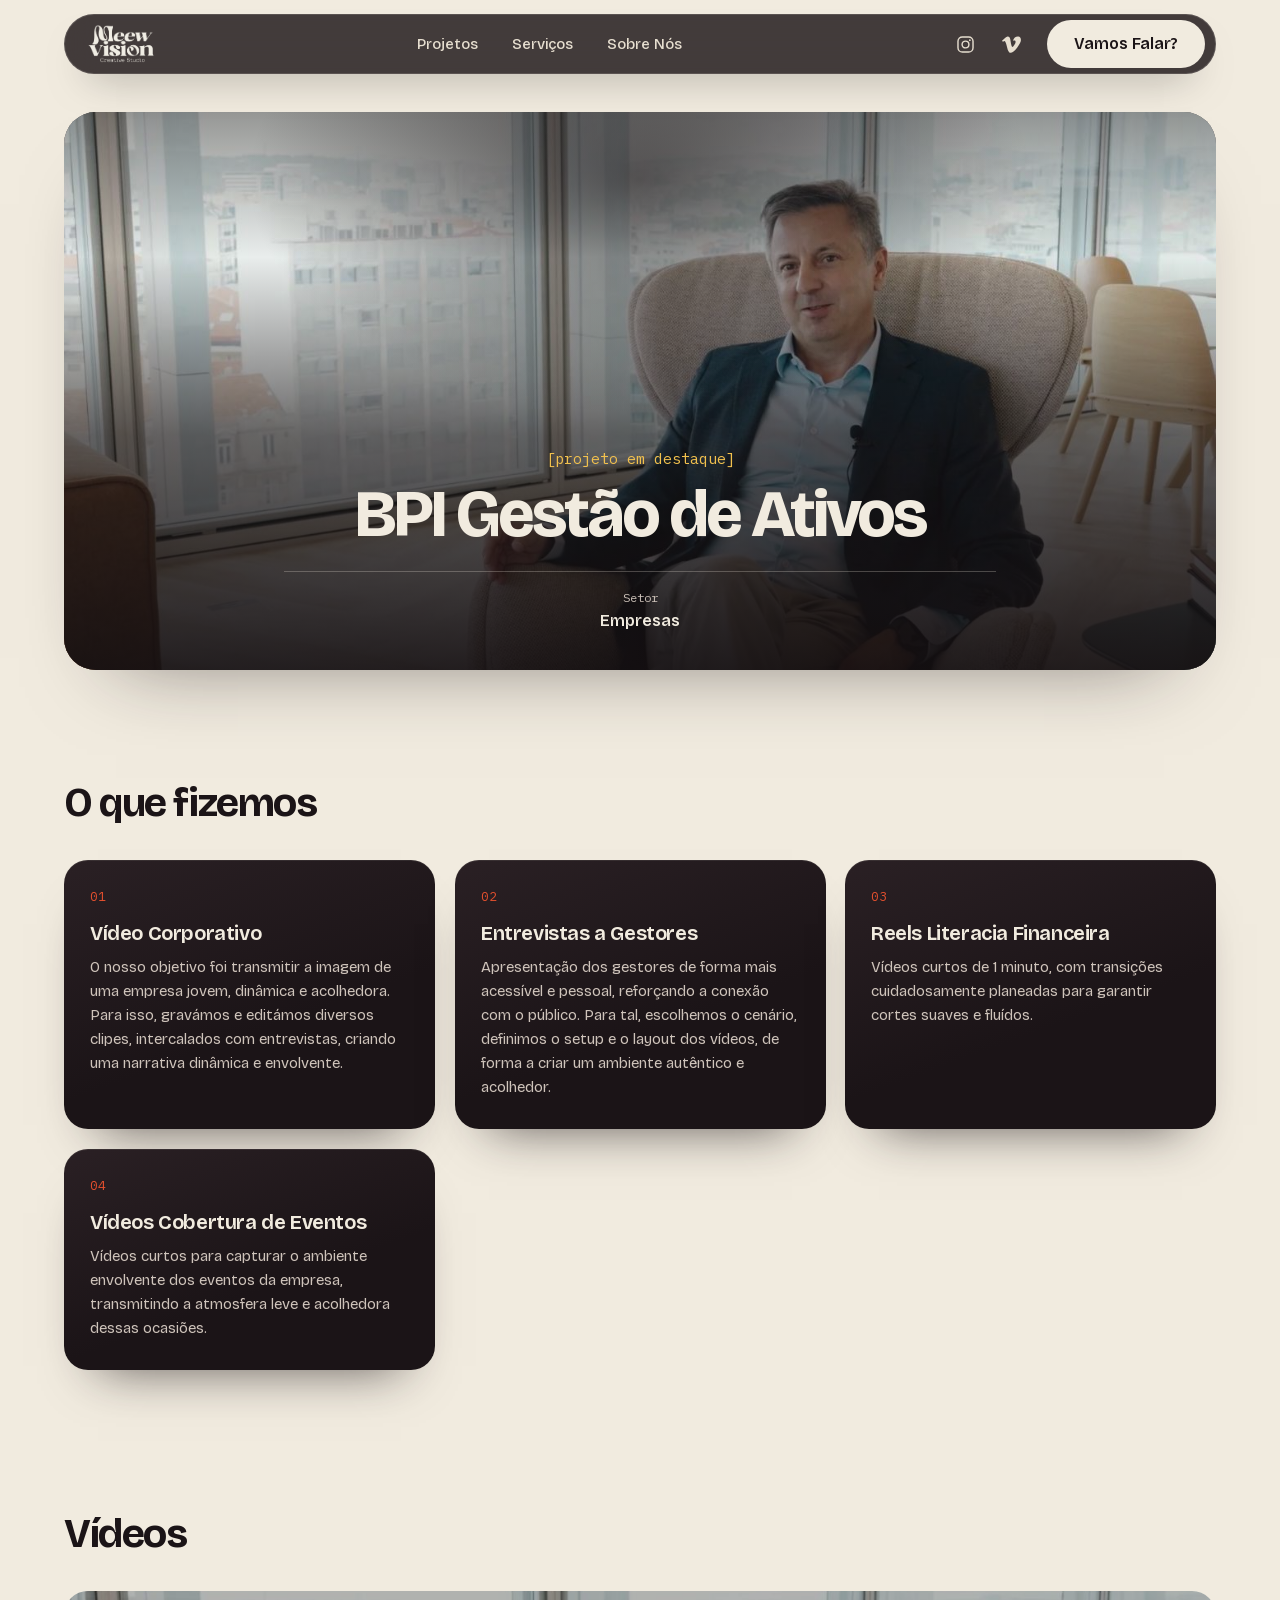
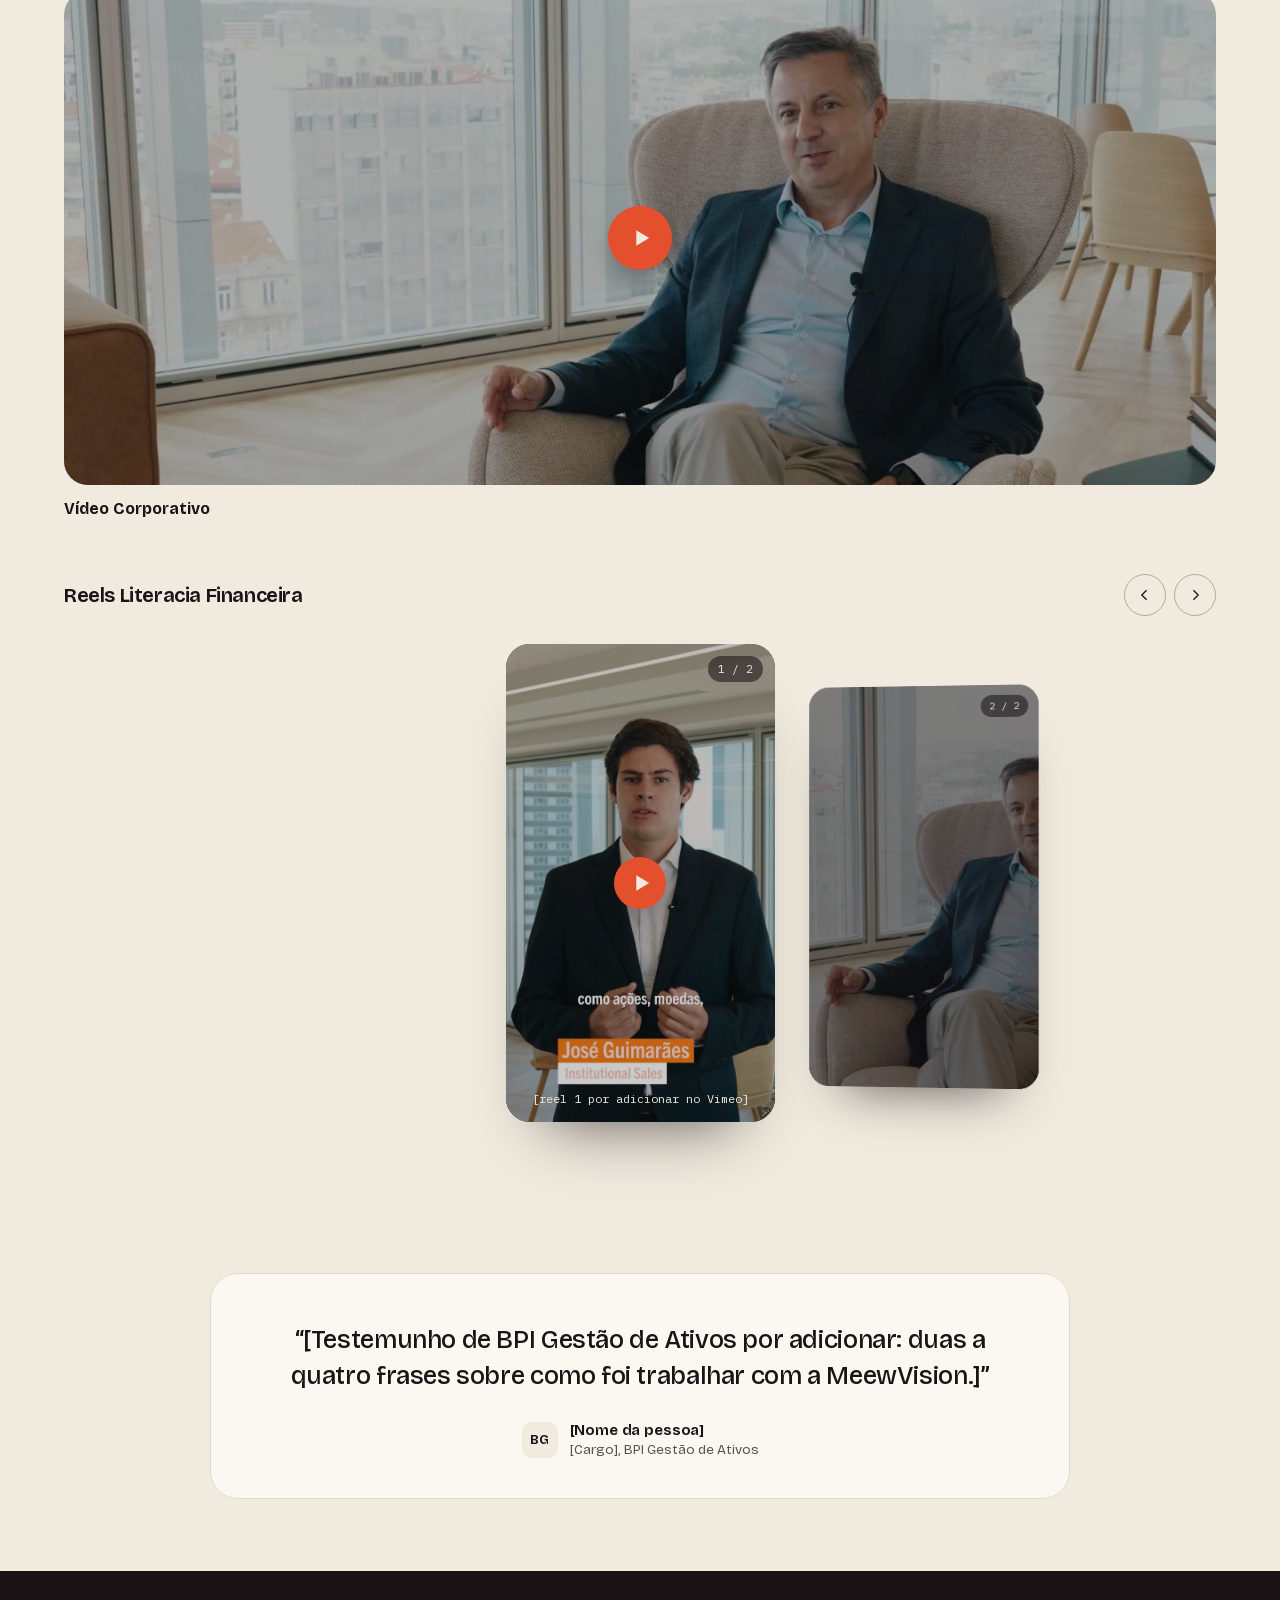
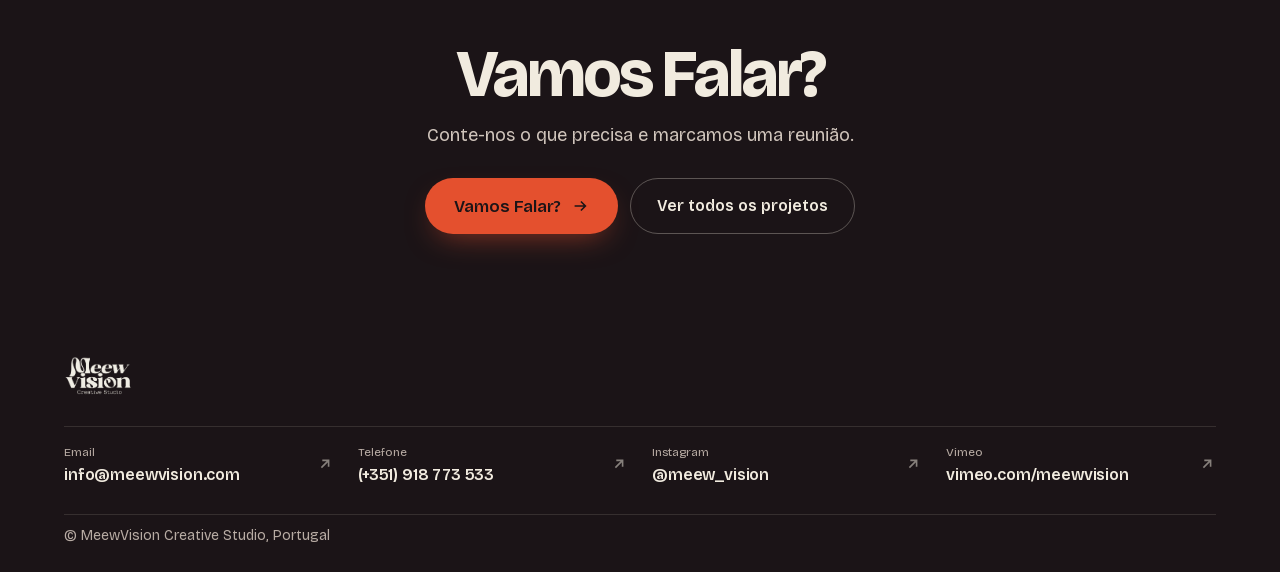
<file: projetos/bpi-gestao-de-ativos/index.html>
<!doctype html>
<html lang="pt-PT">
<head>
<meta charset="utf-8">
<meta name="viewport" content="width=device-width, initial-scale=1">
<title>BPI Gestão de Ativos — MeewVision Creative Studio</title>
<meta name="description" content="Vídeo corporativo, entrevistas a gestores e reels de literacia financeira para o BPI Gestão de Ativos, produzidos pela MeewVision Creative Studio.">
<meta property="og:title" content="BPI Gestão de Ativos — MeewVision Creative Studio">
<meta property="og:image" content="/assets/img/bpi-entrevista.jpg">
<meta name="theme-color" content="#1B1417">
<link rel="icon" href="/assets/img/logo-meewvision.png">
<link rel="preload" href="/assets/fonts/bricolage-grotesque-300-800-latin.woff2" as="font" type="font/woff2" crossorigin>
<link rel="preload" href="/assets/fonts/ibm-plex-mono-400-latin.woff2" as="font" type="font/woff2" crossorigin>
<link rel="stylesheet" href="/css/styles.css">
<script src="/js/main.js" defer></script>
</head>
<body>
<div>
<a class="skip" href="#conteudo">Pular para conteúdo</a>

<header class="nav solid">
<div class="wrap">
<div class="nav-bar">
<a class="logo" href="/" aria-label="MeewVision Creative Studio, início"><img src="/assets/img/logo-meewvision.png" alt="MeewVision Creative Studio" width="69" height="40"></a>
<nav aria-label="Principal">
<ul class="nav-links">
<li><a href="/#outros">Projetos</a></li>
<li><a href="/#servicos">Serviços</a></li>
<li><a href="/#sobre">Sobre Nós</a></li>
</ul>
</nav>
<div class="nav-cta">
<ul class="nav-social">
<li><a class="social-ic" href="https://www.instagram.com/meew_vision/" target="_blank" rel="noopener" aria-label="Instagram da MeewVision (abre num novo separador)"><svg viewBox="0 0 24 24" fill="none" stroke="currentColor" stroke-width="1.8" aria-hidden="true"><rect x="2.5" y="2.5" width="19" height="19" rx="5.5"/><circle cx="12" cy="12" r="4.3"/><circle cx="17.5" cy="6.5" r="1.1" fill="currentColor" stroke="none"/></svg></a></li>
<li><a class="social-ic" href="https://vimeo.com/meewvision" target="_blank" rel="noopener" aria-label="Vimeo da MeewVision (abre num novo separador)"><svg viewBox="0 0 24 24" fill="currentColor" aria-hidden="true"><path d="M23.977 6.417c-.105 2.338-1.739 5.543-4.894 9.609-3.268 4.247-6.026 6.37-8.29 6.37-1.409 0-2.578-1.294-3.553-3.881L5.322 11.4C4.603 8.816 3.834 7.522 3.01 7.522c-.179 0-.806.378-1.881 1.132L0 7.213c1.18-1.03 2.351-2.066 3.497-3.112C5.072 2.735 6.257 2.017 7.053 1.943c1.87-.18 3.023 1.1 3.456 3.842.466 2.971.788 4.819.967 5.547.537 2.455 1.129 3.674 1.776 3.674.502 0 1.257-.796 2.266-2.382 1.004-1.586 1.544-2.79 1.616-3.62.144-1.365-.393-2.053-1.615-2.053-.57 0-1.158.13-1.759.389 1.165-3.823 3.391-5.677 6.67-5.568 2.431.07 3.574 1.651 3.434 4.742z"/></svg></a></li>
</ul>
<a class="btn btn-cream" href="/#contacto">Vamos Falar?</a>
<button id="menu-btn" class="icon-btn menu-btn" type="button" aria-label="Abrir menu" aria-expanded="false" aria-controls="menu">
<svg width="20" height="20" viewBox="0 0 20 20" fill="none" stroke="currentColor" stroke-width="1.6" aria-hidden="true"><path d="M3 7h14M3 13h14"></path></svg>
</button>
</div>
</div>
</div>
</header>


<div id="menu" class="overlay" hidden role="dialog" aria-modal="true" aria-label="Menu">
<div class="overlay-top">
<img src="/assets/img/logo-meewvision.png" alt="MeewVision Creative Studio" width="58" height="34" style="height: 34px; width: auto;">
<button id="menu-close" class="icon-btn" type="button" aria-label="Fechar menu">
<svg width="20" height="20" viewBox="0 0 20 20" fill="none" stroke="currentColor" stroke-width="1.6" aria-hidden="true"><path d="M5 5l10 10M15 5L5 15"></path></svg>
</button>
</div>
<ul>
<li><a href="/#outros">Projetos</a></li>
<li><a href="/#servicos">Serviços</a></li>
<li><a href="/#sobre">Sobre Nós</a></li>
</ul>
<div style="margin-top: auto;">
<a class="btn btn-hot" href="/#contacto" style="width: 100%;">Vamos Falar?</a>
</div>
</div>


<main id="conteudo" class="pj">

<!-- Página de projeto (modelo aprovado; na fase 2 é montada a partir do Sanity). Textos reais da página antiga meewvision.com/bpi-gestao-de-ativos e vídeo corporativo do Vimeo (1013800333); sem logótipo nem galeria de fotografias (a página antiga não tinha); reels e testemunho por adicionar. -->
<section class="pj-hero" aria-labelledby="pj-title">
<div class="wrap">
<div class="pj-cover">
<img class="pj-cover-img" src="/assets/img/bpi-entrevista.jpg" alt="Gestor do BPI Gestão de Ativos entrevistado num escritório com vista sobre Lisboa" width="1400" height="788" fetchpriority="high" decoding="async">
<div class="pj-intro">
<p class="label mono">[projeto em destaque]</p>
<h1 id="pj-title" class="pj-title">BPI Gestão de Ativos</h1>
<dl class="pj-meta">
<div><dt class="mono">Setor</dt><dd>Empresas</dd></div>
</dl>
</div>
</div>
</div>
</section>

<section class="pj-work" aria-labelledby="pj-work-title">
<div class="wrap">
<h2 id="pj-work-title" class="h2">O que fizemos</h2>
<ol class="pj-work-list">
<li><span class="pj-n mono">01</span><h3>Vídeo Corporativo</h3><p>O nosso objetivo foi transmitir a imagem de uma empresa jovem, dinâmica e acolhedora. Para isso, gravámos e editámos diversos clipes, intercalados com entrevistas, criando uma narrativa dinâmica e envolvente.</p></li>
<li><span class="pj-n mono">02</span><h3>Entrevistas a Gestores</h3><p>Apresentação dos gestores de forma mais acessível e pessoal, reforçando a conexão com o público. Para tal, escolhemos o cenário, definimos o setup e o layout dos vídeos, de forma a criar um ambiente autêntico e acolhedor.</p></li>
<li><span class="pj-n mono">03</span><h3>Reels Literacia Financeira</h3><p>Vídeos curtos de 1 minuto, com transições cuidadosamente planeadas para garantir cortes suaves e fluídos.</p></li>
<li><span class="pj-n mono">04</span><h3>Vídeos Cobertura de Eventos</h3><p>Vídeos curtos para capturar o ambiente envolvente dos eventos da empresa, transmitindo a atmosfera leve e acolhedora dessas ocasiões.</p></li>
</ol>
</div>
</section>

<!-- Secção "Texto" (sem título; pode ficar antes ou depois de qualquer secção). Texto de exemplo até a cliente escrever o seu. -->
<section class="txt-sec" aria-label="Sobre o projeto" hidden>
<div class="wrap">
<p class="txt-body">[Texto livre sobre o projeto, sem título: por exemplo o desafio, a abordagem ou o resultado. A cliente escreve-o no Sanity e pode pôr esta secção onde quiser.]</p>
</div>
</section>

<section class="pj-videos" aria-labelledby="pj-videos-title">
<div class="wrap">
<h2 id="pj-videos-title" class="h2">Vídeos</h2>
<figure class="pj-main-video">
<div class="pj-video pj-wide" data-vimeo="1013800333" aria-label="Vídeo Corporativo"><img src="/assets/img/bpi-entrevista.jpg" alt="" width="1400" height="788" loading="lazy" decoding="async"><span class="pj-play"><svg viewBox="0 0 14 14" fill="currentColor" aria-hidden="true"><path d="M3 1.5v11l9-5.5z"/></svg></span></div>
<figcaption><b>Vídeo Corporativo</b></figcaption>
</figure>
<div class="pj-reels">
<div class="pj-reels-head">
<h3 class="pj-sub">Reels Literacia Financeira</h3>
<div class="scar-ctl pj-reels-ctl" hidden>
<button class="icon-btn" type="button" aria-label="Reels anteriores" aria-controls="pj-reel-list"><svg width="18" height="18" viewBox="0 0 20 20" fill="none" stroke="currentColor" stroke-width="1.6" aria-hidden="true"><path d="M12 4l-6 6 6 6"></path></svg></button>
<button class="icon-btn" type="button" aria-label="Reels seguintes" aria-controls="pj-reel-list"><svg width="18" height="18" viewBox="0 0 20 20" fill="none" stroke="currentColor" stroke-width="1.6" aria-hidden="true"><path d="M8 4l6 6-6 6"></path></svg></button>
</div>
</div>
<ul class="pj-reel-list" id="pj-reel-list" tabindex="0" aria-roledescription="carrossel" aria-label="Reels (use as setas do teclado)">
<li><div class="pj-video pj-reel"><img src="/assets/img/bpi-gestor.jpg" alt="" width="605" height="1080" loading="lazy" decoding="async"><span class="pj-reel-n mono" aria-hidden="true"></span><span class="pj-play"><svg viewBox="0 0 14 14" fill="currentColor" aria-hidden="true"><path d="M3 1.5v11l9-5.5z"/></svg></span><span class="pj-video-note mono">[reel 1 por adicionar no Vimeo]</span></div></li>
<li><div class="pj-video pj-reel"><img src="/assets/img/bpi-entrevista.jpg" alt="" width="1400" height="788" loading="lazy" decoding="async"><span class="pj-reel-n mono" aria-hidden="true"></span><span class="pj-play"><svg viewBox="0 0 14 14" fill="currentColor" aria-hidden="true"><path d="M3 1.5v11l9-5.5z"/></svg></span><span class="pj-video-note mono">[reel 2 por adicionar no Vimeo]</span></div></li>
</ul>
</div>
</div>
</section>

<section class="pj-review" aria-labelledby="pj-review-title">
<div class="wrap">
<h2 id="pj-review-title" class="sr">Testemunho</h2>
<figure class="pj-quote">
<blockquote>“[Testemunho de BPI Gestão de Ativos por adicionar: duas a quatro frases sobre como foi trabalhar com a MeewVision.]”</blockquote>
<figcaption class="rv-who"><span class="rv-logo">BG</span><div><span class="rv-name">[Nome da pessoa]</span><span class="rv-brand">[Cargo], BPI Gestão de Ativos</span></div></figcaption>
</figure>
</div>
</section>

<section class="pj-cta" aria-labelledby="pj-cta-title">
<div class="wrap pj-cta-in">
<h2 id="pj-cta-title" class="pj-cta-title">Vamos Falar?</h2>
<p>Conte-nos o que precisa e marcamos uma reunião.</p>
<div class="pj-cta-btns">
<a class="btn btn-cta" href="/#contacto">Vamos Falar?<svg class="arrow" viewBox="0 0 20 20" fill="none" stroke="currentColor" stroke-width="1.8" aria-hidden="true"><path d="M4 10h12M11 5l5 5-5 5"></path></svg></a>
<a class="btn pj-back" href="/#outros">Ver todos os projetos</a>
</div>
</div>
</section>

</main>

<footer class="footer">
<div class="wrap">
<div class="footer-top">
<a class="footer-logo" href="/" aria-label="MeewVision Creative Studio, voltar ao início"><img src="/assets/img/logo-meewvision.png" alt="MeewVision Creative Studio" width="69" height="40" loading="lazy"></a>
</div>
<ul class="direct footer-direct">
<li><a href="mailto:info@meewvision.com?subject=Vamos%20Falar%3F"><span class="direct-k">Email</span><span class="direct-v">info@meewvision.com</span><svg class="arrow" viewBox="0 0 20 20" fill="none" stroke="currentColor" stroke-width="1.8" aria-hidden="true"><path d="M6 14L14 6M7 6h7v7"></path></svg></a></li>
<li><a href="tel:+351918773533"><span class="direct-k">Telefone</span><span class="direct-v">(+351) 918 773 533</span><svg class="arrow" viewBox="0 0 20 20" fill="none" stroke="currentColor" stroke-width="1.8" aria-hidden="true"><path d="M6 14L14 6M7 6h7v7"></path></svg></a></li>
<li><a href="https://www.instagram.com/meew_vision/" target="_blank" rel="noopener"><span class="direct-k">Instagram</span><span class="direct-v">@meew_vision</span><svg class="arrow" viewBox="0 0 20 20" fill="none" stroke="currentColor" stroke-width="1.8" aria-hidden="true"><path d="M6 14L14 6M7 6h7v7"></path></svg></a></li>
<li><a href="https://vimeo.com/meewvision" target="_blank" rel="noopener"><span class="direct-k">Vimeo</span><span class="direct-v">vimeo.com/meewvision</span><svg class="arrow" viewBox="0 0 20 20" fill="none" stroke="currentColor" stroke-width="1.8" aria-hidden="true"><path d="M6 14L14 6M7 6h7v7"></path></svg></a></li>
</ul>
<div class="footer-row">
<span>© MeewVision Creative Studio, Portugal</span>
</div>
</div>
</footer>
<button class="to-top" type="button" aria-label="Voltar ao topo da página" tabindex="-1" aria-hidden="true">
<svg viewBox="0 0 20 20" fill="none" stroke="currentColor" stroke-width="1.8" aria-hidden="true"><path d="M10 16V4M5 9l5-5 5 5"/></svg>
</button>
</div>
</body>
</html>
</file>
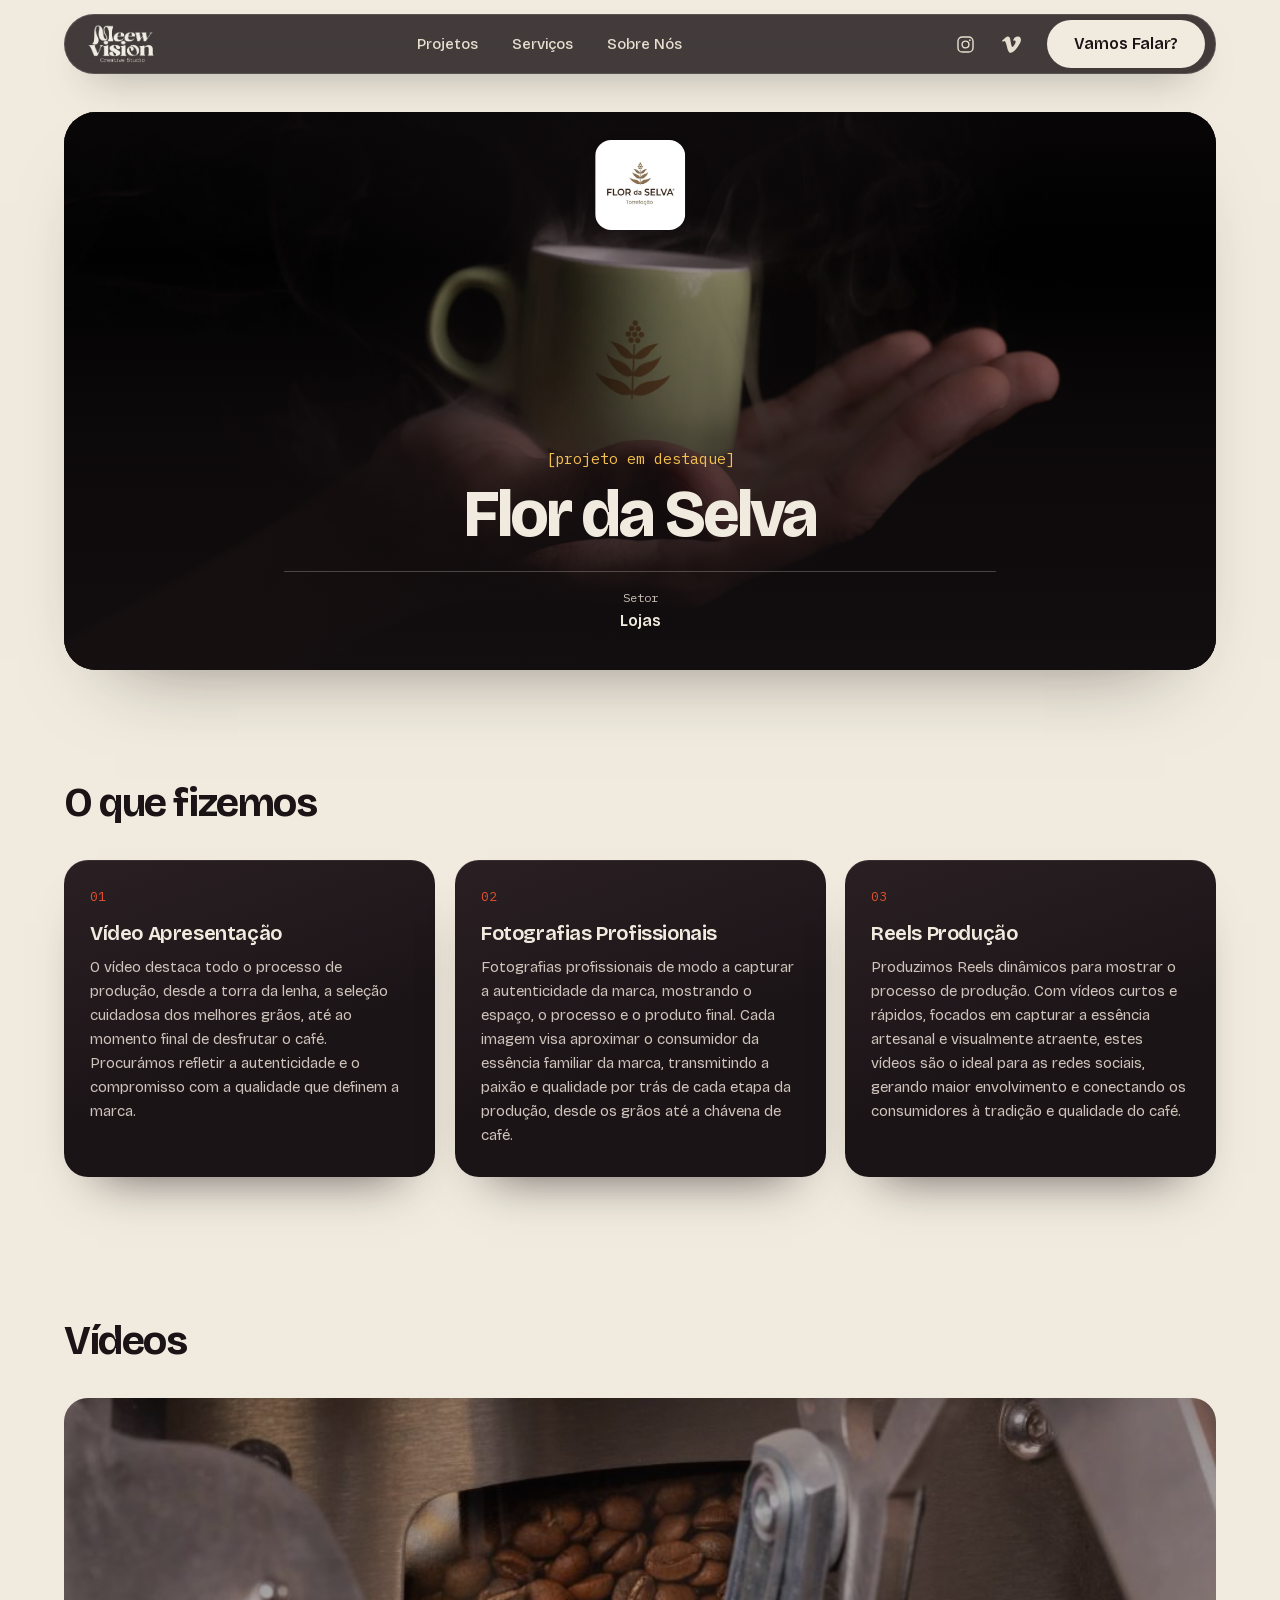
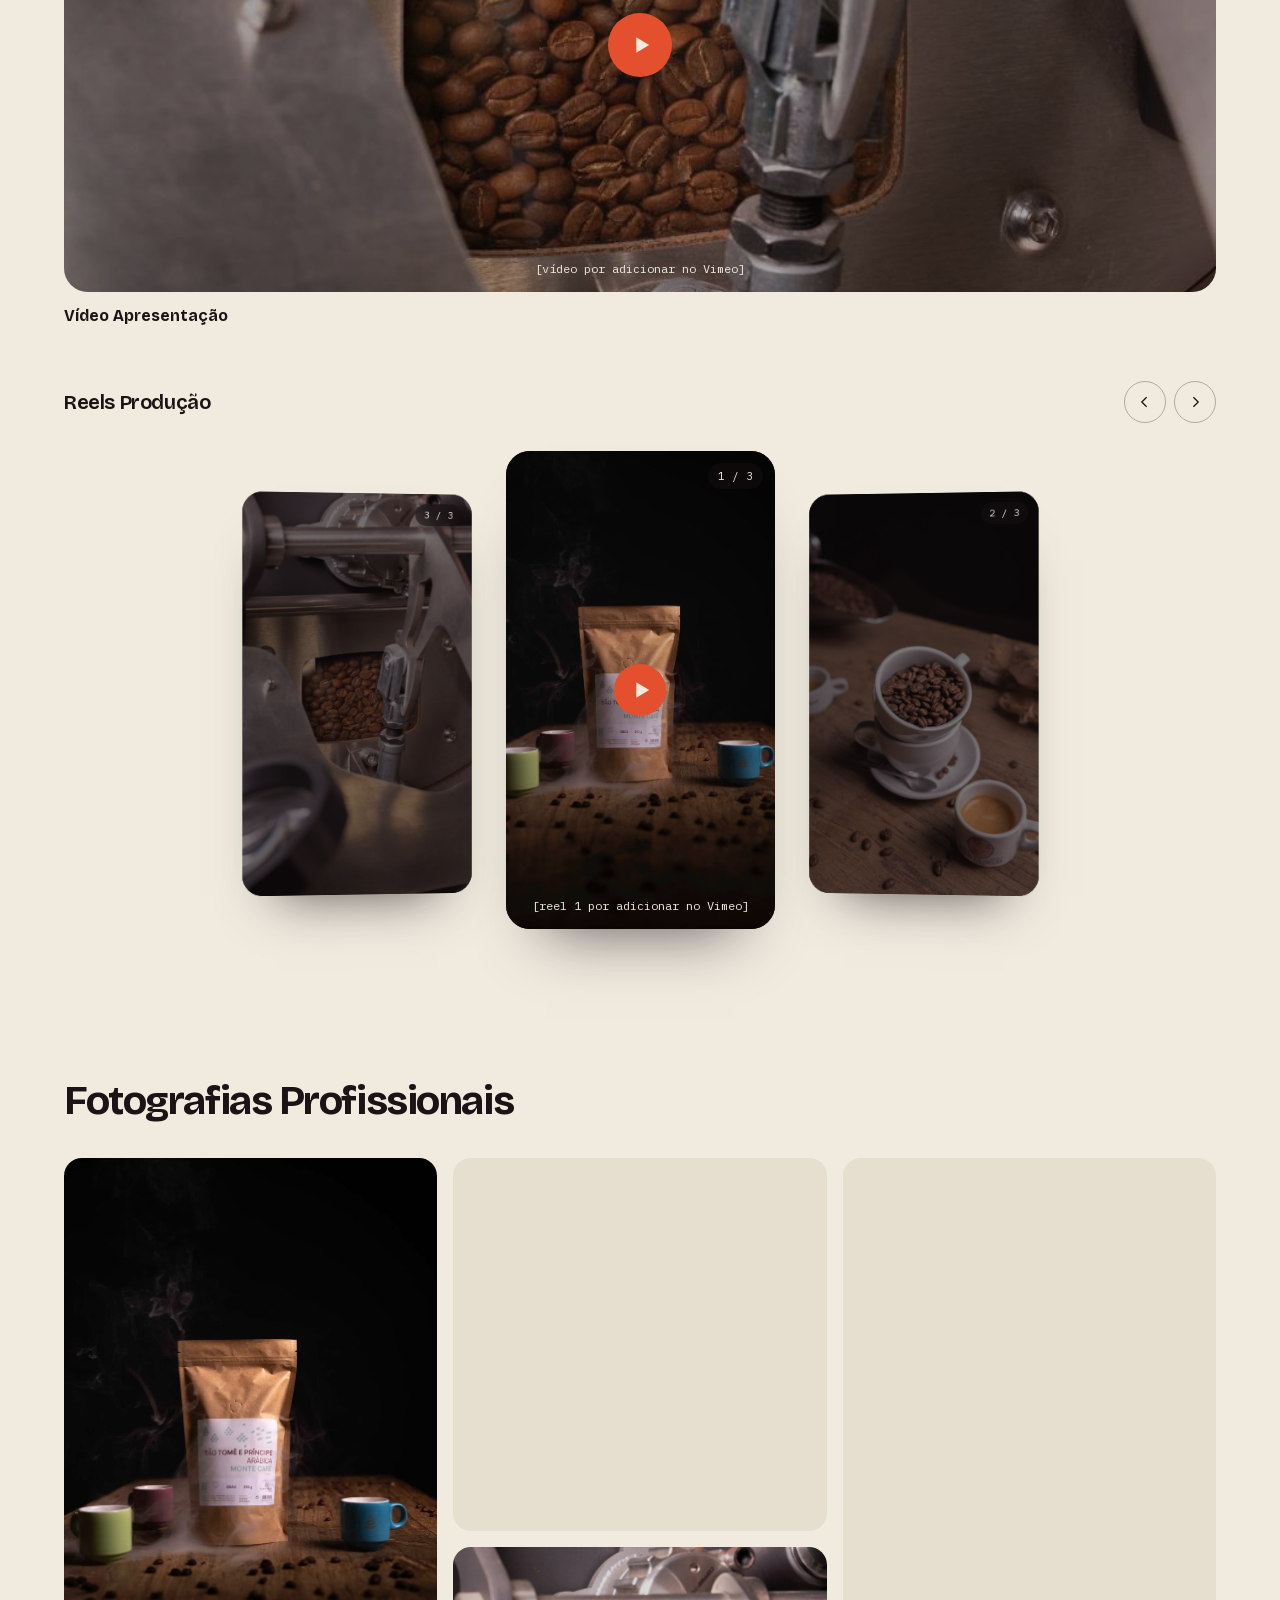
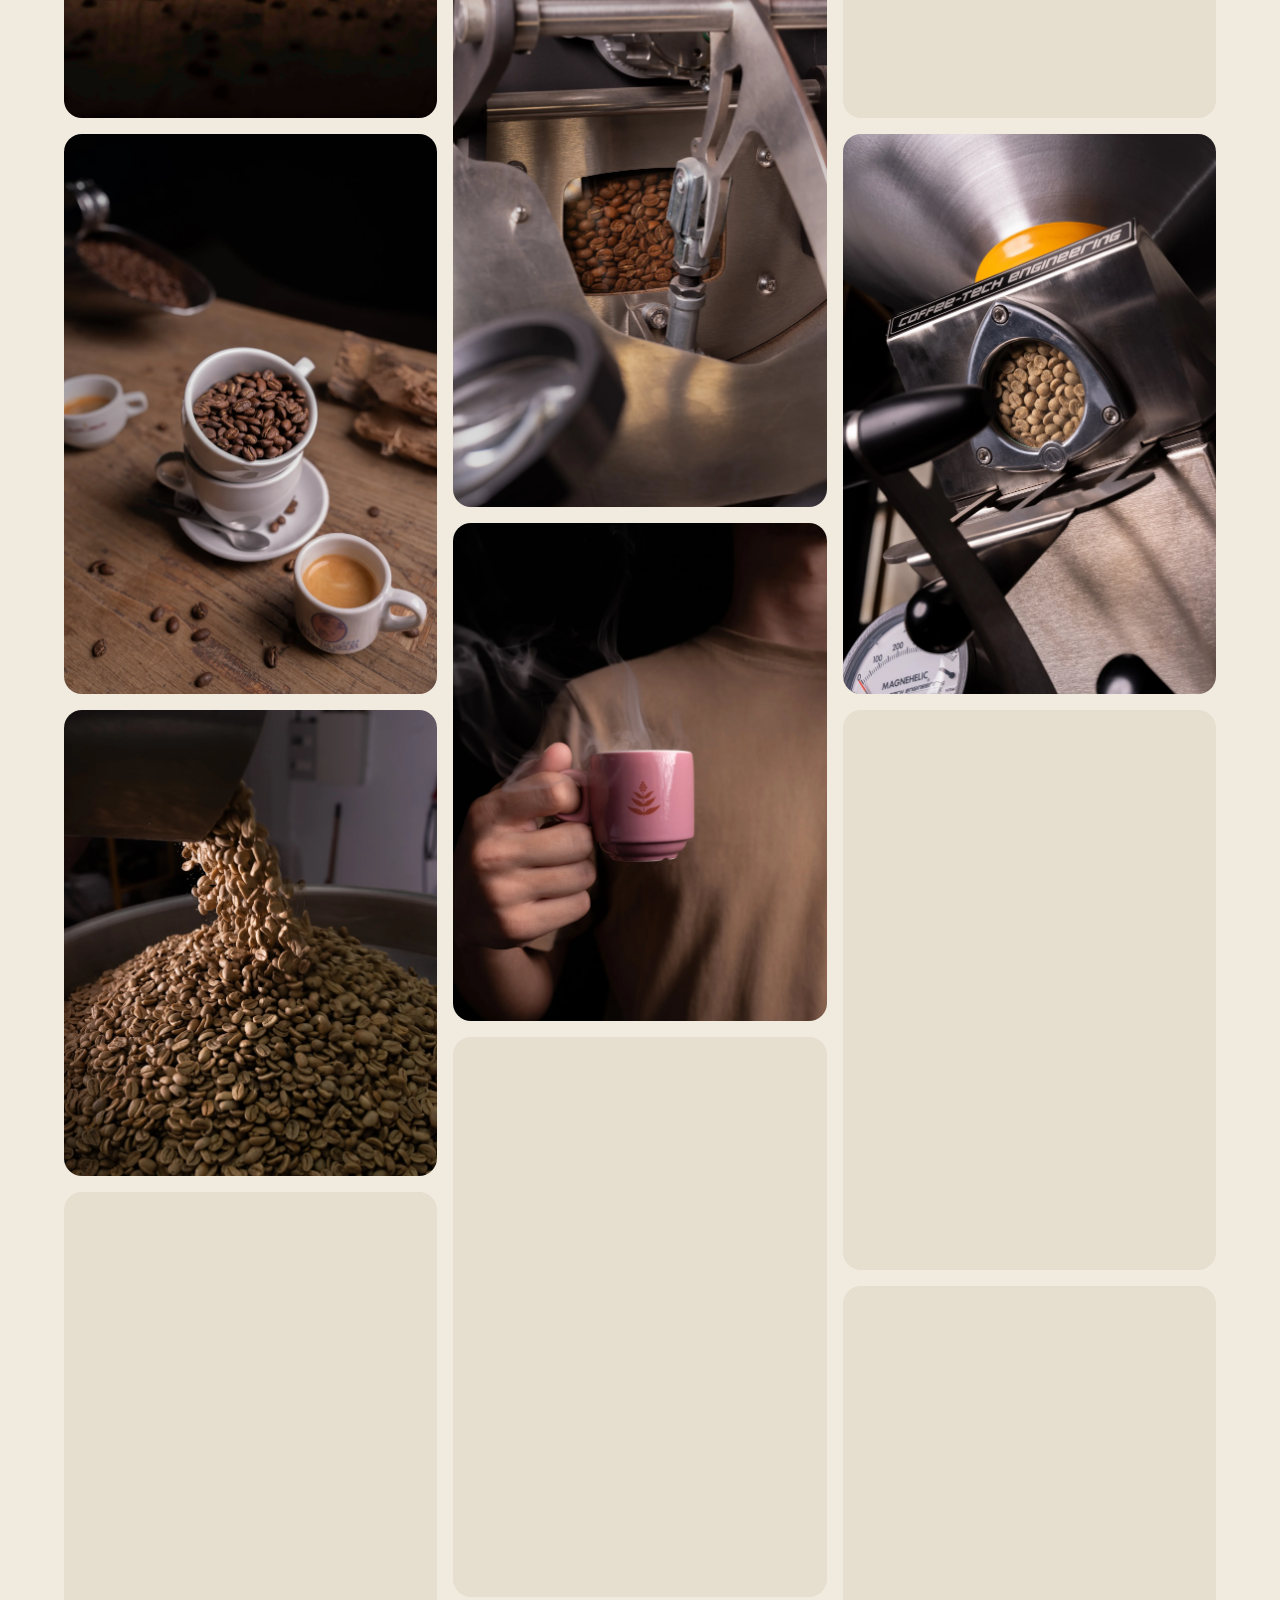
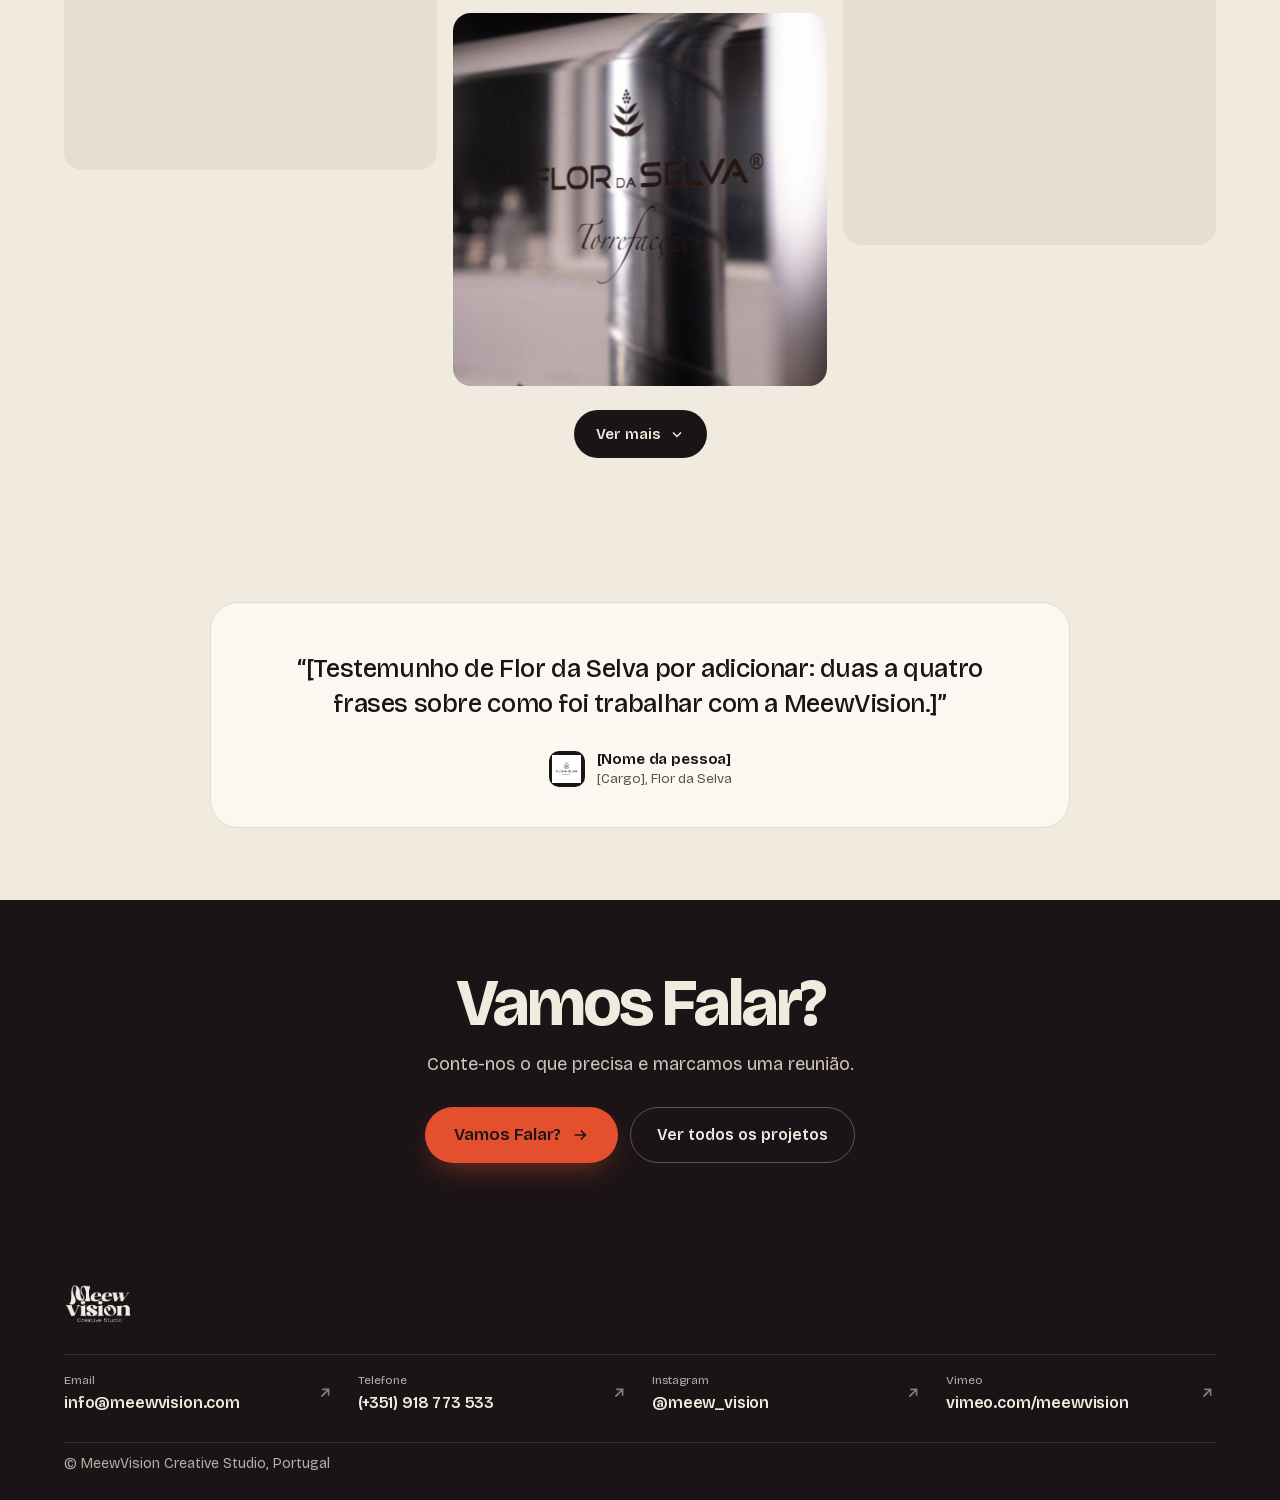
<file: projetos/flor-da-selva/index.html>
<!doctype html>
<html lang="pt-PT">
<head>
<meta charset="utf-8">
<meta name="viewport" content="width=device-width, initial-scale=1">
<title>Flor da Selva — MeewVision Creative Studio</title>
<meta name="description" content="Vídeo de apresentação, fotografias profissionais e reels do processo de produção para a torrefação Flor da Selva, produzidos pela MeewVision Creative Studio.">
<meta property="og:title" content="Flor da Selva — MeewVision Creative Studio">
<meta property="og:image" content="/assets/img/projetos/flor-da-selva/capa.jpg">
<meta name="theme-color" content="#1B1417">
<link rel="icon" href="/assets/img/logo-meewvision.png">
<link rel="preload" href="/assets/fonts/bricolage-grotesque-300-800-latin.woff2" as="font" type="font/woff2" crossorigin>
<link rel="preload" href="/assets/fonts/ibm-plex-mono-400-latin.woff2" as="font" type="font/woff2" crossorigin>
<link rel="stylesheet" href="/css/styles.css">
<script src="/js/main.js" defer></script>
</head>
<body>
<div>
<a class="skip" href="#conteudo">Pular para conteúdo</a>

<header class="nav solid">
<div class="wrap">
<div class="nav-bar">
<a class="logo" href="/" aria-label="MeewVision Creative Studio, início"><img src="/assets/img/logo-meewvision.png" alt="MeewVision Creative Studio" width="69" height="40"></a>
<nav aria-label="Principal">
<ul class="nav-links">
<li><a href="/#outros">Projetos</a></li>
<li><a href="/#servicos">Serviços</a></li>
<li><a href="/#sobre">Sobre Nós</a></li>
</ul>
</nav>
<div class="nav-cta">
<ul class="nav-social">
<li><a class="social-ic" href="https://www.instagram.com/meew_vision/" target="_blank" rel="noopener" aria-label="Instagram da MeewVision (abre num novo separador)"><svg viewBox="0 0 24 24" fill="none" stroke="currentColor" stroke-width="1.8" aria-hidden="true"><rect x="2.5" y="2.5" width="19" height="19" rx="5.5"/><circle cx="12" cy="12" r="4.3"/><circle cx="17.5" cy="6.5" r="1.1" fill="currentColor" stroke="none"/></svg></a></li>
<li><a class="social-ic" href="https://vimeo.com/meewvision" target="_blank" rel="noopener" aria-label="Vimeo da MeewVision (abre num novo separador)"><svg viewBox="0 0 24 24" fill="currentColor" aria-hidden="true"><path d="M23.977 6.417c-.105 2.338-1.739 5.543-4.894 9.609-3.268 4.247-6.026 6.37-8.29 6.37-1.409 0-2.578-1.294-3.553-3.881L5.322 11.4C4.603 8.816 3.834 7.522 3.01 7.522c-.179 0-.806.378-1.881 1.132L0 7.213c1.18-1.03 2.351-2.066 3.497-3.112C5.072 2.735 6.257 2.017 7.053 1.943c1.87-.18 3.023 1.1 3.456 3.842.466 2.971.788 4.819.967 5.547.537 2.455 1.129 3.674 1.776 3.674.502 0 1.257-.796 2.266-2.382 1.004-1.586 1.544-2.79 1.616-3.62.144-1.365-.393-2.053-1.615-2.053-.57 0-1.158.13-1.759.389 1.165-3.823 3.391-5.677 6.67-5.568 2.431.07 3.574 1.651 3.434 4.742z"/></svg></a></li>
</ul>
<a class="btn btn-cream" href="/#contacto">Vamos Falar?</a>
<button id="menu-btn" class="icon-btn menu-btn" type="button" aria-label="Abrir menu" aria-expanded="false" aria-controls="menu">
<svg width="20" height="20" viewBox="0 0 20 20" fill="none" stroke="currentColor" stroke-width="1.6" aria-hidden="true"><path d="M3 7h14M3 13h14"></path></svg>
</button>
</div>
</div>
</div>
</header>


<div id="menu" class="overlay" hidden role="dialog" aria-modal="true" aria-label="Menu">
<div class="overlay-top">
<img src="/assets/img/logo-meewvision.png" alt="MeewVision Creative Studio" width="58" height="34" style="height: 34px; width: auto;">
<button id="menu-close" class="icon-btn" type="button" aria-label="Fechar menu">
<svg width="20" height="20" viewBox="0 0 20 20" fill="none" stroke="currentColor" stroke-width="1.6" aria-hidden="true"><path d="M5 5l10 10M15 5L5 15"></path></svg>
</button>
</div>
<ul>
<li><a href="/#outros">Projetos</a></li>
<li><a href="/#servicos">Serviços</a></li>
<li><a href="/#sobre">Sobre Nós</a></li>
</ul>
<div style="margin-top: auto;">
<a class="btn btn-hot" href="/#contacto" style="width: 100%;">Vamos Falar?</a>
</div>
</div>


<main id="conteudo" class="pj">

<!-- Página de projeto (modelo aprovado; na fase 2 é montada a partir do Sanity). Textos e fotografias reais da página antiga meewvision.com/flor-da-selva; vídeos e testemunho por adicionar. -->
<section class="pj-hero" aria-labelledby="pj-title">
<div class="wrap">
<div class="pj-cover">
<img class="pj-cover-img" src="/assets/img/projetos/flor-da-selva/capa.jpg" alt="Chávena de café Flor da Selva na palma de uma mão, com vapor, sobre fundo escuro" width="2500" height="3750" fetchpriority="high" decoding="async" style="object-position:50% 58%">
<div class="pj-cover-logo"><img src="/assets/img/projetos/flor-da-selva/logo.jpg" alt="Flor da Selva Torrefação" width="300" height="300"></div>
<div class="pj-intro">
<p class="label mono">[projeto em destaque]</p>
<h1 id="pj-title" class="pj-title">Flor da Selva</h1>
<dl class="pj-meta">
<div><dt class="mono">Setor</dt><dd>Lojas</dd></div>
</dl>
</div>
</div>
</div>
</section>

<section class="pj-work" aria-labelledby="pj-work-title">
<div class="wrap">
<h2 id="pj-work-title" class="h2">O que fizemos</h2>
<ol class="pj-work-list">
<li><span class="pj-n mono">01</span><h3>Vídeo Apresentação</h3><p>O vídeo destaca todo o processo de produção, desde a torra da lenha, a seleção cuidadosa dos melhores grãos, até ao momento final de desfrutar o café. Procurámos refletir a autenticidade e o compromisso com a qualidade que definem a marca.</p></li>
<li><span class="pj-n mono">02</span><h3>Fotografias Profissionais</h3><p>Fotografias profissionais de modo a capturar a autenticidade da marca, mostrando o espaço, o processo e o produto final. Cada imagem visa aproximar o consumidor da essência familiar da marca, transmitindo a paixão e qualidade por trás de cada etapa da produção, desde os grãos até a chávena de café.</p></li>
<li><span class="pj-n mono">03</span><h3>Reels Produção</h3><p>Produzimos Reels dinâmicos para mostrar o processo de produção. Com vídeos curtos e rápidos, focados em capturar a essência artesanal e visualmente atraente, estes vídeos são o ideal para as redes sociais, gerando maior envolvimento e conectando os consumidores à tradição e qualidade do café.</p></li>
</ol>
</div>
</section>

<!-- Secção "Texto" (sem título; pode ficar antes ou depois de qualquer secção). Texto de exemplo até a cliente escrever o seu. -->
<section class="txt-sec" aria-label="Sobre o projeto" hidden>
<div class="wrap">
<p class="txt-body">[Texto livre sobre o projeto, sem título: por exemplo o desafio, a abordagem ou o resultado. A cliente escreve-o no Sanity e pode pôr esta secção onde quiser.]</p>
</div>
</section>

<section class="pj-videos" aria-labelledby="pj-videos-title">
<div class="wrap">
<h2 id="pj-videos-title" class="h2">Vídeos</h2>
<figure class="pj-main-video">
<div class="pj-video pj-wide"><img src="/assets/img/flor-torra.jpg" alt="" width="933" height="1400" loading="lazy" decoding="async"><span class="pj-play"><svg viewBox="0 0 14 14" fill="currentColor" aria-hidden="true"><path d="M3 1.5v11l9-5.5z"/></svg></span><span class="pj-video-note mono">[vídeo por adicionar no Vimeo]</span></div>
<figcaption><b>Vídeo Apresentação</b></figcaption>
</figure>
<div class="pj-reels">
<div class="pj-reels-head">
<h3 class="pj-sub">Reels Produção</h3>
<div class="scar-ctl pj-reels-ctl" hidden>
<button class="icon-btn" type="button" aria-label="Reels anteriores" aria-controls="pj-reel-list"><svg width="18" height="18" viewBox="0 0 20 20" fill="none" stroke="currentColor" stroke-width="1.6" aria-hidden="true"><path d="M12 4l-6 6 6 6"></path></svg></button>
<button class="icon-btn" type="button" aria-label="Reels seguintes" aria-controls="pj-reel-list"><svg width="18" height="18" viewBox="0 0 20 20" fill="none" stroke="currentColor" stroke-width="1.6" aria-hidden="true"><path d="M8 4l6 6-6 6"></path></svg></button>
</div>
</div>
<ul class="pj-reel-list" id="pj-reel-list" tabindex="0" aria-roledescription="carrossel" aria-label="Reels (use as setas do teclado)">
<li><div class="pj-video pj-reel"><img src="/assets/img/projetos/flor-da-selva/galeria-01.jpg" alt="" width="1500" height="2250" loading="lazy" decoding="async"><span class="pj-reel-n mono" aria-hidden="true"></span><span class="pj-play"><svg viewBox="0 0 14 14" fill="currentColor" aria-hidden="true"><path d="M3 1.5v11l9-5.5z"/></svg></span><span class="pj-video-note mono">[reel 1 por adicionar no Vimeo]</span></div></li>
<li><div class="pj-video pj-reel"><img src="/assets/img/projetos/flor-da-selva/galeria-02.jpg" alt="" width="1500" height="2250" loading="lazy" decoding="async"><span class="pj-reel-n mono" aria-hidden="true"></span><span class="pj-play"><svg viewBox="0 0 14 14" fill="currentColor" aria-hidden="true"><path d="M3 1.5v11l9-5.5z"/></svg></span><span class="pj-video-note mono">[reel 2 por adicionar no Vimeo]</span></div></li>
<li><div class="pj-video pj-reel"><img src="/assets/img/projetos/flor-da-selva/galeria-06.jpg" alt="" width="1500" height="2250" loading="lazy" decoding="async"><span class="pj-reel-n mono" aria-hidden="true"></span><span class="pj-play"><svg viewBox="0 0 14 14" fill="currentColor" aria-hidden="true"><path d="M3 1.5v11l9-5.5z"/></svg></span><span class="pj-video-note mono">[reel 3 por adicionar no Vimeo]</span></div></li>
</ul>
</div>
</div>
</section>

<section class="pj-gallery" aria-labelledby="pj-gallery-title">
<div class="wrap">
<h2 id="pj-gallery-title" class="h2">Fotografias Profissionais</h2>
<ul class="pj-grid" id="pj-grid">
<li><button class="pj-shot" type="button" data-full="/assets/img/projetos/flor-da-selva/galeria-01.jpg" aria-label="Ver fotografia 1 de 16 em tamanho grande"><img src="/assets/img/projetos/flor-da-selva/galeria-01.jpg" alt="" width="1500" height="2250" loading="lazy" decoding="async"></button></li>
<li><button class="pj-shot" type="button" data-full="/assets/img/projetos/flor-da-selva/galeria-02.jpg" aria-label="Ver fotografia 2 de 16 em tamanho grande"><img src="/assets/img/projetos/flor-da-selva/galeria-02.jpg" alt="" width="1500" height="2250" loading="lazy" decoding="async"></button></li>
<li><button class="pj-shot" type="button" data-full="/assets/img/projetos/flor-da-selva/galeria-03.jpg" aria-label="Ver fotografia 3 de 16 em tamanho grande"><img src="/assets/img/projetos/flor-da-selva/galeria-03.jpg" alt="" width="1500" height="1874" loading="lazy" decoding="async"></button></li>
<li><button class="pj-shot" type="button" data-full="/assets/img/projetos/flor-da-selva/galeria-04.jpg" aria-label="Ver fotografia 4 de 16 em tamanho grande"><img src="/assets/img/projetos/flor-da-selva/galeria-04.jpg" alt="" width="1500" height="2324" loading="lazy" decoding="async"></button></li>
<li><button class="pj-shot" type="button" data-full="/assets/img/projetos/flor-da-selva/galeria-05.jpg" aria-label="Ver fotografia 5 de 16 em tamanho grande"><img src="/assets/img/projetos/flor-da-selva/galeria-05.jpg" alt="" width="1500" height="1500" loading="lazy" decoding="async"></button></li>
<li><button class="pj-shot" type="button" data-full="/assets/img/projetos/flor-da-selva/galeria-06.jpg" aria-label="Ver fotografia 6 de 16 em tamanho grande"><img src="/assets/img/projetos/flor-da-selva/galeria-06.jpg" alt="" width="1500" height="2250" loading="lazy" decoding="async"></button></li>
<li><button class="pj-shot" type="button" data-full="/assets/img/projetos/flor-da-selva/galeria-07.jpg" aria-label="Ver fotografia 7 de 16 em tamanho grande"><img src="/assets/img/projetos/flor-da-selva/galeria-07.jpg" alt="" width="1500" height="2001" loading="lazy" decoding="async"></button></li>
<li><button class="pj-shot" type="button" data-full="/assets/img/projetos/flor-da-selva/galeria-08.jpg" aria-label="Ver fotografia 8 de 16 em tamanho grande"><img src="/assets/img/projetos/flor-da-selva/galeria-08.jpg" alt="" width="1500" height="2250" loading="lazy" decoding="async"></button></li>
<li><button class="pj-shot" type="button" data-full="/assets/img/projetos/flor-da-selva/galeria-09.jpg" aria-label="Ver fotografia 9 de 16 em tamanho grande"><img src="/assets/img/projetos/flor-da-selva/galeria-09.jpg" alt="" width="1500" height="1500" loading="lazy" decoding="async"></button></li>
<li><button class="pj-shot" type="button" data-full="/assets/img/projetos/flor-da-selva/galeria-10.jpg" aria-label="Ver fotografia 10 de 16 em tamanho grande"><img src="/assets/img/projetos/flor-da-selva/galeria-10.jpg" alt="" width="1500" height="2250" loading="lazy" decoding="async"></button></li>
<li><button class="pj-shot" type="button" data-full="/assets/img/projetos/flor-da-selva/galeria-11.jpg" aria-label="Ver fotografia 11 de 16 em tamanho grande"><img src="/assets/img/projetos/flor-da-selva/galeria-11.jpg" alt="" width="1500" height="2250" loading="lazy" decoding="async"></button></li>
<li><button class="pj-shot" type="button" data-full="/assets/img/projetos/flor-da-selva/galeria-12.jpg" aria-label="Ver fotografia 12 de 16 em tamanho grande"><img src="/assets/img/projetos/flor-da-selva/galeria-12.jpg" alt="" width="1500" height="2250" loading="lazy" decoding="async"></button></li>
<li><button class="pj-shot" type="button" data-full="/assets/img/projetos/flor-da-selva/galeria-13.jpg" aria-label="Ver fotografia 13 de 16 em tamanho grande"><img src="/assets/img/projetos/flor-da-selva/galeria-13.jpg" alt="" width="1500" height="2250" loading="lazy" decoding="async"></button></li>
<li><button class="pj-shot" type="button" data-full="/assets/img/projetos/flor-da-selva/galeria-14.jpg" aria-label="Ver fotografia 14 de 16 em tamanho grande"><img src="/assets/img/projetos/flor-da-selva/galeria-14.jpg" alt="" width="1500" height="2250" loading="lazy" decoding="async"></button></li>
<li><button class="pj-shot" type="button" data-full="/assets/img/projetos/flor-da-selva/galeria-15.jpg" aria-label="Ver fotografia 15 de 16 em tamanho grande"><img src="/assets/img/projetos/flor-da-selva/galeria-15.jpg" alt="" width="1500" height="2250" loading="lazy" decoding="async"></button></li>
<li><button class="pj-shot" type="button" data-full="/assets/img/projetos/flor-da-selva/galeria-16.jpg" aria-label="Ver fotografia 16 de 16 em tamanho grande"><img src="/assets/img/projetos/flor-da-selva/galeria-16.jpg" alt="" width="1500" height="1200" loading="lazy" decoding="async"></button></li>
</ul>
<div class="pj-more-wrap"><button class="rv-more pj-more" type="button" aria-controls="pj-grid" aria-expanded="false" hidden><span>Ver mais</span><svg viewBox="0 0 20 20" fill="none" stroke="currentColor" stroke-width="1.8" aria-hidden="true"><path d="M5 8l5 5 5-5"/></svg></button></div>
</div>
<dialog class="pj-lightbox" id="pj-lightbox" aria-label="Fotografia em tamanho grande">
<img alt="">
<button class="icon-btn pj-lb-prev" type="button" aria-label="Fotografia anterior"><svg width="18" height="18" viewBox="0 0 20 20" fill="none" stroke="currentColor" stroke-width="1.6" aria-hidden="true"><path d="M12 4l-6 6 6 6"></path></svg></button>
<button class="icon-btn pj-lb-next" type="button" aria-label="Fotografia seguinte"><svg width="18" height="18" viewBox="0 0 20 20" fill="none" stroke="currentColor" stroke-width="1.6" aria-hidden="true"><path d="M8 4l6 6-6 6"></path></svg></button>
<button class="icon-btn pj-lb-close" type="button" aria-label="Fechar fotografia"><svg width="18" height="18" viewBox="0 0 20 20" fill="none" stroke="currentColor" stroke-width="1.6" aria-hidden="true"><path d="M5 5l10 10M15 5L5 15"></path></svg></button>
<p class="pj-lb-count mono" aria-live="polite"></p>
</dialog>
</section>

<section class="pj-review" aria-labelledby="pj-review-title">
<div class="wrap">
<h2 id="pj-review-title" class="sr">Testemunho</h2>
<figure class="pj-quote">
<blockquote>“[Testemunho de Flor da Selva por adicionar: duas a quatro frases sobre como foi trabalhar com a MeewVision.]”</blockquote>
<figcaption class="rv-who"><span class="rv-logo pj-quote-logo"><img src="/assets/img/projetos/flor-da-selva/logo.jpg" alt=""></span><div><span class="rv-name">[Nome da pessoa]</span><span class="rv-brand">[Cargo], Flor da Selva</span></div></figcaption>
</figure>
</div>
</section>

<section class="pj-cta" aria-labelledby="pj-cta-title">
<div class="wrap pj-cta-in">
<h2 id="pj-cta-title" class="pj-cta-title">Vamos Falar?</h2>
<p>Conte-nos o que precisa e marcamos uma reunião.</p>
<div class="pj-cta-btns">
<a class="btn btn-cta" href="/#contacto">Vamos Falar?<svg class="arrow" viewBox="0 0 20 20" fill="none" stroke="currentColor" stroke-width="1.8" aria-hidden="true"><path d="M4 10h12M11 5l5 5-5 5"></path></svg></a>
<a class="btn pj-back" href="/#outros">Ver todos os projetos</a>
</div>
</div>
</section>

</main>

<footer class="footer">
<div class="wrap">
<div class="footer-top">
<a class="footer-logo" href="/" aria-label="MeewVision Creative Studio, voltar ao início"><img src="/assets/img/logo-meewvision.png" alt="MeewVision Creative Studio" width="69" height="40" loading="lazy"></a>
</div>
<ul class="direct footer-direct">
<li><a href="mailto:info@meewvision.com?subject=Vamos%20Falar%3F"><span class="direct-k">Email</span><span class="direct-v">info@meewvision.com</span><svg class="arrow" viewBox="0 0 20 20" fill="none" stroke="currentColor" stroke-width="1.8" aria-hidden="true"><path d="M6 14L14 6M7 6h7v7"></path></svg></a></li>
<li><a href="tel:+351918773533"><span class="direct-k">Telefone</span><span class="direct-v">(+351) 918 773 533</span><svg class="arrow" viewBox="0 0 20 20" fill="none" stroke="currentColor" stroke-width="1.8" aria-hidden="true"><path d="M6 14L14 6M7 6h7v7"></path></svg></a></li>
<li><a href="https://www.instagram.com/meew_vision/" target="_blank" rel="noopener"><span class="direct-k">Instagram</span><span class="direct-v">@meew_vision</span><svg class="arrow" viewBox="0 0 20 20" fill="none" stroke="currentColor" stroke-width="1.8" aria-hidden="true"><path d="M6 14L14 6M7 6h7v7"></path></svg></a></li>
<li><a href="https://vimeo.com/meewvision" target="_blank" rel="noopener"><span class="direct-k">Vimeo</span><span class="direct-v">vimeo.com/meewvision</span><svg class="arrow" viewBox="0 0 20 20" fill="none" stroke="currentColor" stroke-width="1.8" aria-hidden="true"><path d="M6 14L14 6M7 6h7v7"></path></svg></a></li>
</ul>
<div class="footer-row">
<span>© MeewVision Creative Studio, Portugal</span>
</div>
</div>
</footer>
<button class="to-top" type="button" aria-label="Voltar ao topo da página" tabindex="-1" aria-hidden="true">
<svg viewBox="0 0 20 20" fill="none" stroke="currentColor" stroke-width="1.8" aria-hidden="true"><path d="M10 16V4M5 9l5-5 5 5"/></svg>
</button>
</div>
</body>
</html>
</file>
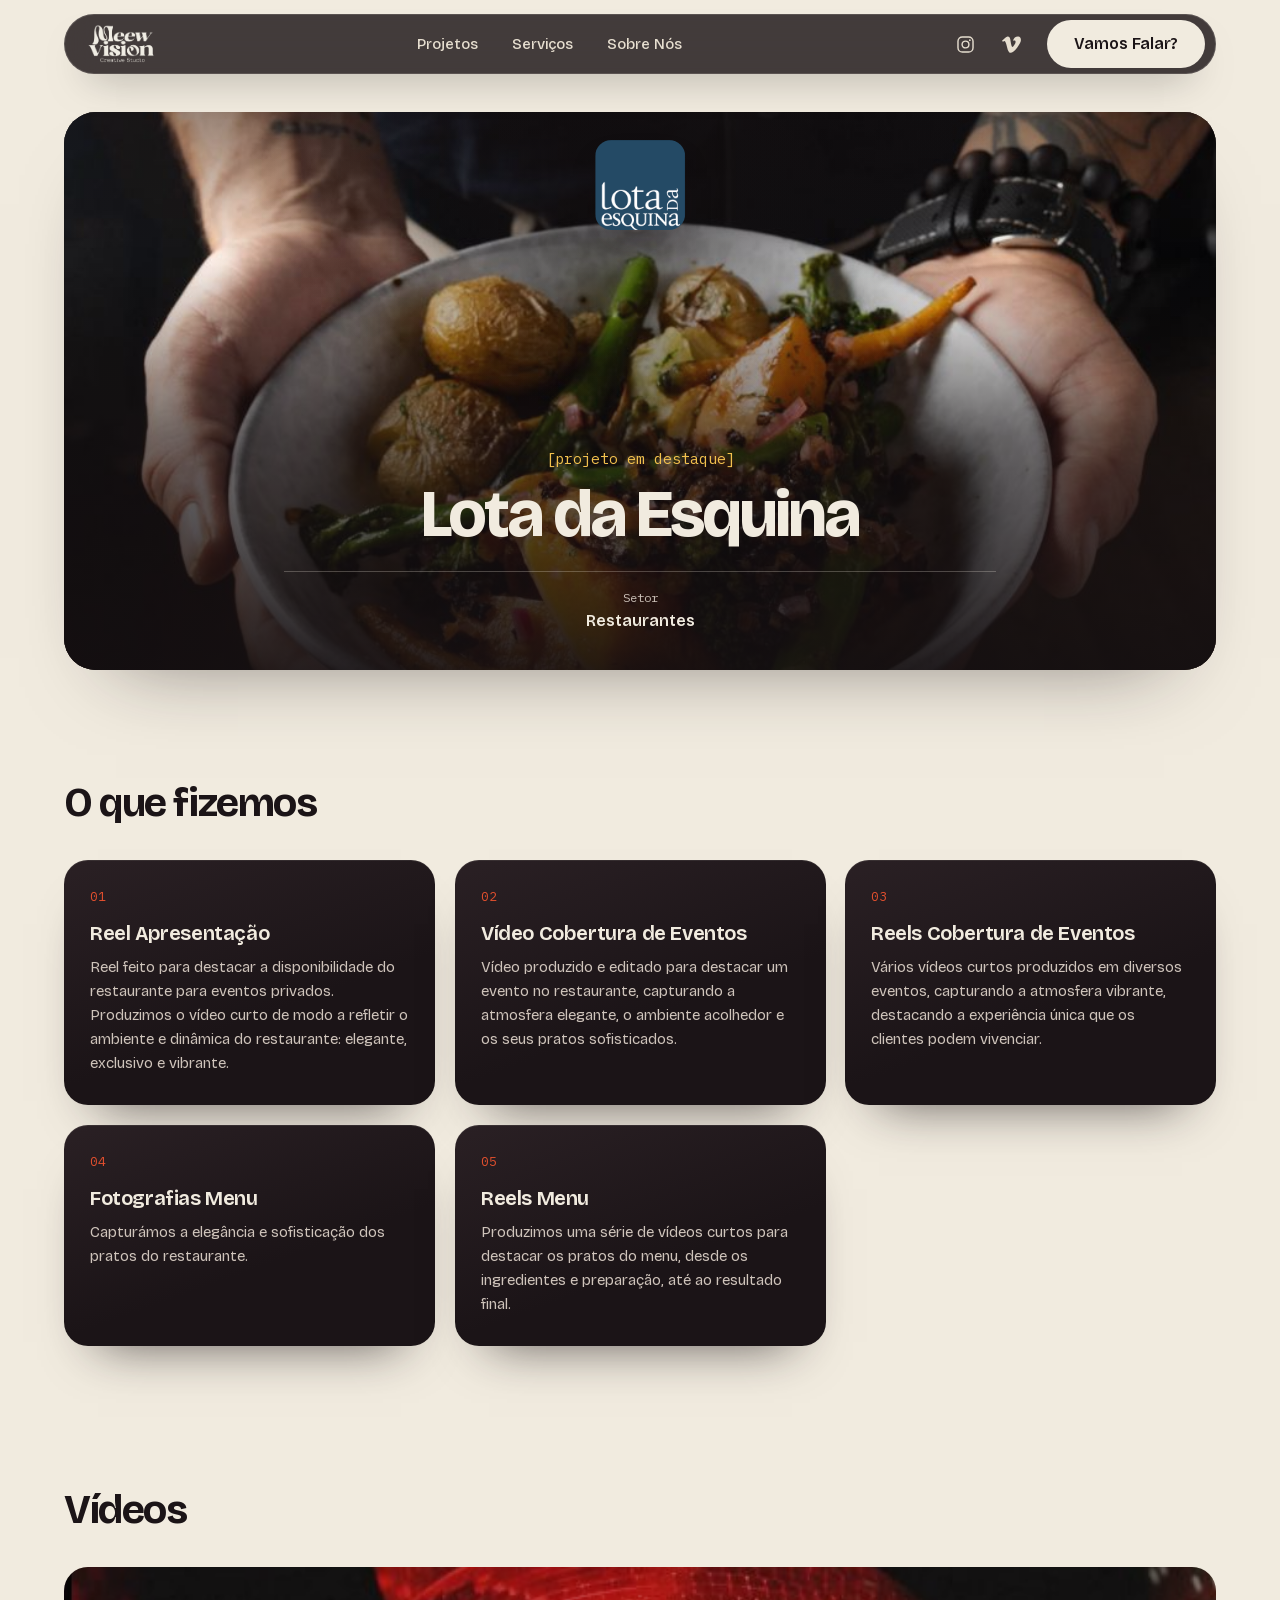
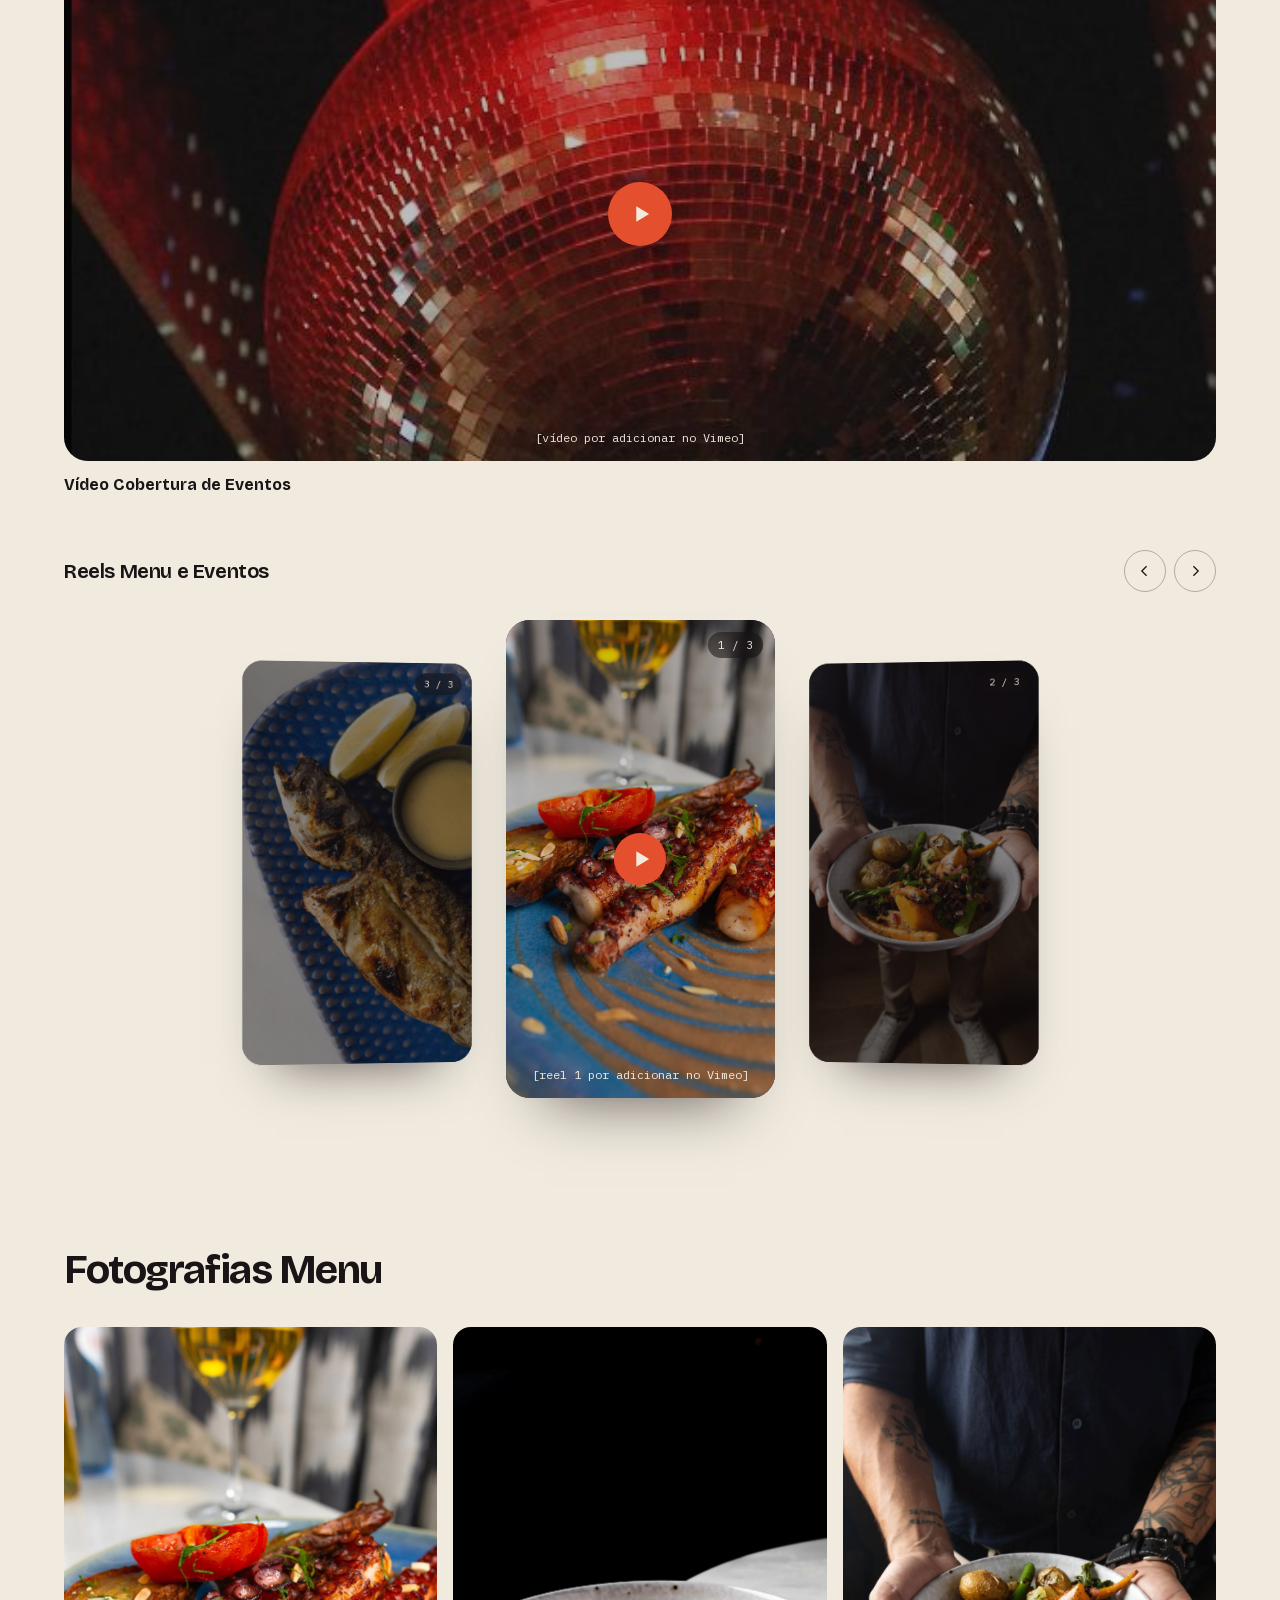
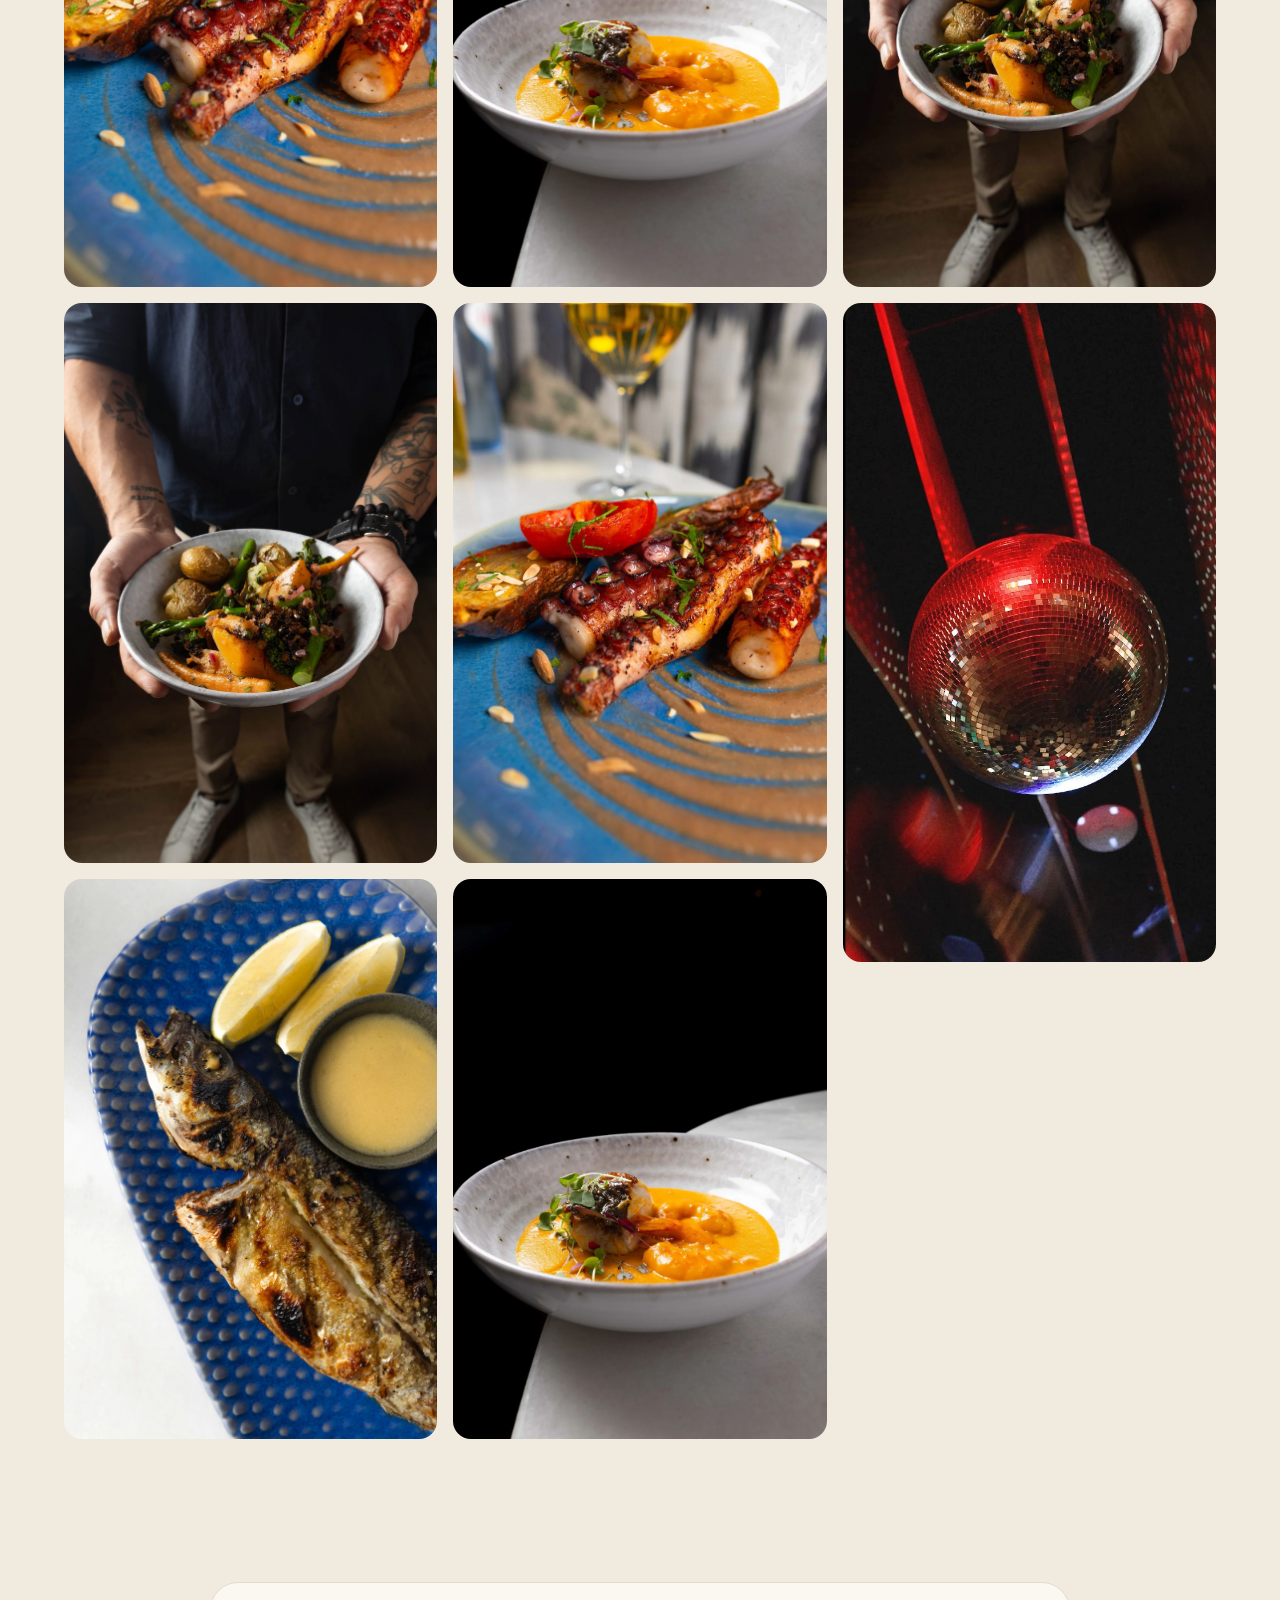
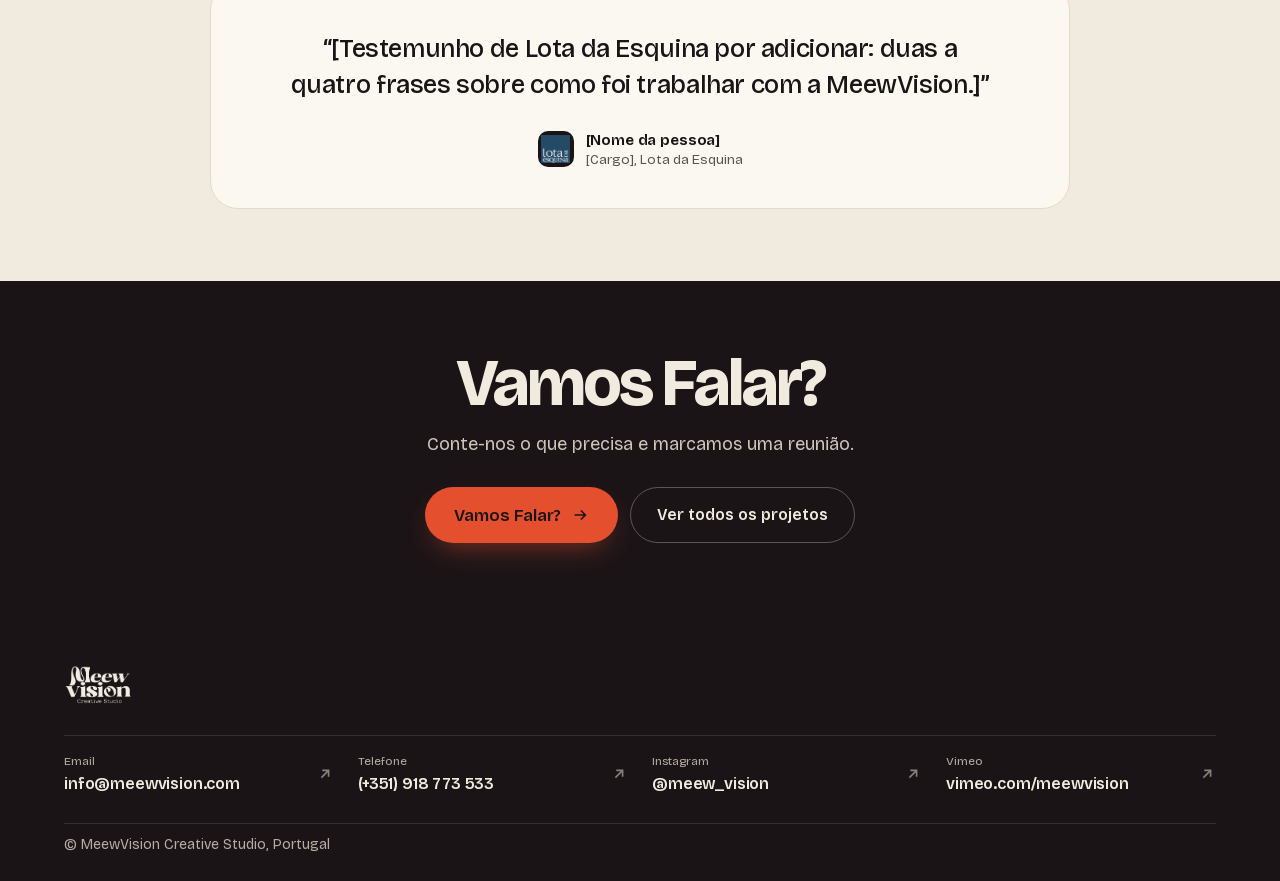
<file: projetos/lota-da-esquina/index.html>
<!doctype html>
<html lang="pt-PT">
<head>
<meta charset="utf-8">
<meta name="viewport" content="width=device-width, initial-scale=1">
<title>Lota da Esquina — MeewVision Creative Studio</title>
<meta name="description" content="Reels, vídeos de eventos e fotografias do menu para o restaurante Lota da Esquina, produzidos pela MeewVision Creative Studio.">
<meta property="og:title" content="Lota da Esquina — MeewVision Creative Studio">
<meta property="og:image" content="/assets/img/lota-prato.jpg">
<meta name="theme-color" content="#1B1417">
<link rel="icon" href="/assets/img/logo-meewvision.png">
<link rel="preload" href="/assets/fonts/bricolage-grotesque-300-800-latin.woff2" as="font" type="font/woff2" crossorigin>
<link rel="preload" href="/assets/fonts/ibm-plex-mono-400-latin.woff2" as="font" type="font/woff2" crossorigin>
<link rel="stylesheet" href="/css/styles.css">
<script src="/js/main.js" defer></script>
</head>
<body>
<div>
<a class="skip" href="#conteudo">Pular para conteúdo</a>

<header class="nav solid">
<div class="wrap">
<div class="nav-bar">
<a class="logo" href="/" aria-label="MeewVision Creative Studio, início"><img src="/assets/img/logo-meewvision.png" alt="MeewVision Creative Studio" width="69" height="40"></a>
<nav aria-label="Principal">
<ul class="nav-links">
<li><a href="/#outros">Projetos</a></li>
<li><a href="/#servicos">Serviços</a></li>
<li><a href="/#sobre">Sobre Nós</a></li>
</ul>
</nav>
<div class="nav-cta">
<ul class="nav-social">
<li><a class="social-ic" href="https://www.instagram.com/meew_vision/" target="_blank" rel="noopener" aria-label="Instagram da MeewVision (abre num novo separador)"><svg viewBox="0 0 24 24" fill="none" stroke="currentColor" stroke-width="1.8" aria-hidden="true"><rect x="2.5" y="2.5" width="19" height="19" rx="5.5"/><circle cx="12" cy="12" r="4.3"/><circle cx="17.5" cy="6.5" r="1.1" fill="currentColor" stroke="none"/></svg></a></li>
<li><a class="social-ic" href="https://vimeo.com/meewvision" target="_blank" rel="noopener" aria-label="Vimeo da MeewVision (abre num novo separador)"><svg viewBox="0 0 24 24" fill="currentColor" aria-hidden="true"><path d="M23.977 6.417c-.105 2.338-1.739 5.543-4.894 9.609-3.268 4.247-6.026 6.37-8.29 6.37-1.409 0-2.578-1.294-3.553-3.881L5.322 11.4C4.603 8.816 3.834 7.522 3.01 7.522c-.179 0-.806.378-1.881 1.132L0 7.213c1.18-1.03 2.351-2.066 3.497-3.112C5.072 2.735 6.257 2.017 7.053 1.943c1.87-.18 3.023 1.1 3.456 3.842.466 2.971.788 4.819.967 5.547.537 2.455 1.129 3.674 1.776 3.674.502 0 1.257-.796 2.266-2.382 1.004-1.586 1.544-2.79 1.616-3.62.144-1.365-.393-2.053-1.615-2.053-.57 0-1.158.13-1.759.389 1.165-3.823 3.391-5.677 6.67-5.568 2.431.07 3.574 1.651 3.434 4.742z"/></svg></a></li>
</ul>
<a class="btn btn-cream" href="/#contacto">Vamos Falar?</a>
<button id="menu-btn" class="icon-btn menu-btn" type="button" aria-label="Abrir menu" aria-expanded="false" aria-controls="menu">
<svg width="20" height="20" viewBox="0 0 20 20" fill="none" stroke="currentColor" stroke-width="1.6" aria-hidden="true"><path d="M3 7h14M3 13h14"></path></svg>
</button>
</div>
</div>
</div>
</header>


<div id="menu" class="overlay" hidden role="dialog" aria-modal="true" aria-label="Menu">
<div class="overlay-top">
<img src="/assets/img/logo-meewvision.png" alt="MeewVision Creative Studio" width="58" height="34" style="height: 34px; width: auto;">
<button id="menu-close" class="icon-btn" type="button" aria-label="Fechar menu">
<svg width="20" height="20" viewBox="0 0 20 20" fill="none" stroke="currentColor" stroke-width="1.6" aria-hidden="true"><path d="M5 5l10 10M15 5L5 15"></path></svg>
</button>
</div>
<ul>
<li><a href="/#outros">Projetos</a></li>
<li><a href="/#servicos">Serviços</a></li>
<li><a href="/#sobre">Sobre Nós</a></li>
</ul>
<div style="margin-top: auto;">
<a class="btn btn-hot" href="/#contacto" style="width: 100%;">Vamos Falar?</a>
</div>
</div>


<main id="conteudo" class="pj">

<!-- Página de projeto (modelo aprovado; na fase 2 é montada a partir do Sanity). Textos e fotografias reais da página antiga meewvision.com/lota-da-esquina; vídeos e testemunho por adicionar. -->
<section class="pj-hero" aria-labelledby="pj-title">
<div class="wrap">
<div class="pj-cover">
<img class="pj-cover-img" src="/assets/img/lota-prato.jpg" alt="Prato servido no restaurante Lota da Esquina" width="933" height="1400" fetchpriority="high" decoding="async">
<div class="pj-cover-logo"><img src="/assets/img/projetos/lota-da-esquina/logo.png" alt="Lota da Esquina" width="500" height="500"></div>
<div class="pj-intro">
<p class="label mono">[projeto em destaque]</p>
<h1 id="pj-title" class="pj-title">Lota da Esquina</h1>
<dl class="pj-meta">
<div><dt class="mono">Setor</dt><dd>Restaurantes</dd></div>
</dl>
</div>
</div>
</div>
</section>

<section class="pj-work" aria-labelledby="pj-work-title">
<div class="wrap">
<h2 id="pj-work-title" class="h2">O que fizemos</h2>
<ol class="pj-work-list">
<li><span class="pj-n mono">01</span><h3>Reel Apresentação</h3><p>Reel feito para destacar a disponibilidade do restaurante para eventos privados. Produzimos o vídeo curto de modo a refletir o ambiente e dinâmica do restaurante: elegante, exclusivo e vibrante.</p></li>
<li><span class="pj-n mono">02</span><h3>Vídeo Cobertura de Eventos</h3><p>Vídeo produzido e editado para destacar um evento no restaurante, capturando a atmosfera elegante, o ambiente acolhedor e os seus pratos sofisticados.</p></li>
<li><span class="pj-n mono">03</span><h3>Reels Cobertura de Eventos</h3><p>Vários vídeos curtos produzidos em diversos eventos, capturando a atmosfera vibrante, destacando a experiência única que os clientes podem vivenciar.</p></li>
<li><span class="pj-n mono">04</span><h3>Fotografias Menu</h3><p>Capturámos a elegância e sofisticação dos pratos do restaurante.</p></li>
<li><span class="pj-n mono">05</span><h3>Reels Menu</h3><p>Produzimos uma série de vídeos curtos para destacar os pratos do menu, desde os ingredientes e preparação, até ao resultado final.</p></li>
</ol>
</div>
</section>

<!-- Secção "Texto" (sem título; pode ficar antes ou depois de qualquer secção). Texto de exemplo até a cliente escrever o seu. -->
<section class="txt-sec" aria-label="Sobre o projeto" hidden>
<div class="wrap">
<p class="txt-body">[Texto livre sobre o projeto, sem título: por exemplo o desafio, a abordagem ou o resultado. A cliente escreve-o no Sanity e pode pôr esta secção onde quiser.]</p>
</div>
</section>

<section class="pj-videos" aria-labelledby="pj-videos-title">
<div class="wrap">
<h2 id="pj-videos-title" class="h2">Vídeos</h2>
<figure class="pj-main-video">
<div class="pj-video pj-wide"><img src="/assets/img/lota-evento.jpg" alt="" width="612" height="1080" loading="lazy" decoding="async"><span class="pj-play"><svg viewBox="0 0 14 14" fill="currentColor" aria-hidden="true"><path d="M3 1.5v11l9-5.5z"/></svg></span><span class="pj-video-note mono">[vídeo por adicionar no Vimeo]</span></div>
<figcaption><b>Vídeo Cobertura de Eventos</b></figcaption>
</figure>
<div class="pj-reels">
<div class="pj-reels-head">
<h3 class="pj-sub">Reels Menu e Eventos</h3>
<div class="scar-ctl pj-reels-ctl" hidden>
<button class="icon-btn" type="button" aria-label="Reels anteriores" aria-controls="pj-reel-list"><svg width="18" height="18" viewBox="0 0 20 20" fill="none" stroke="currentColor" stroke-width="1.6" aria-hidden="true"><path d="M12 4l-6 6 6 6"></path></svg></button>
<button class="icon-btn" type="button" aria-label="Reels seguintes" aria-controls="pj-reel-list"><svg width="18" height="18" viewBox="0 0 20 20" fill="none" stroke="currentColor" stroke-width="1.6" aria-hidden="true"><path d="M8 4l6 6-6 6"></path></svg></button>
</div>
</div>
<ul class="pj-reel-list" id="pj-reel-list" tabindex="0" aria-roledescription="carrossel" aria-label="Reels (use as setas do teclado)">
<li><div class="pj-video pj-reel"><img src="/assets/img/projetos/lota-da-esquina/galeria-01.jpg" alt="" width="1500" height="2250" loading="lazy" decoding="async"><span class="pj-reel-n mono" aria-hidden="true"></span><span class="pj-play"><svg viewBox="0 0 14 14" fill="currentColor" aria-hidden="true"><path d="M3 1.5v11l9-5.5z"/></svg></span><span class="pj-video-note mono">[reel 1 por adicionar no Vimeo]</span></div></li>
<li><div class="pj-video pj-reel"><img src="/assets/img/projetos/lota-da-esquina/galeria-02.jpg" alt="" width="1500" height="2250" loading="lazy" decoding="async"><span class="pj-reel-n mono" aria-hidden="true"></span><span class="pj-play"><svg viewBox="0 0 14 14" fill="currentColor" aria-hidden="true"><path d="M3 1.5v11l9-5.5z"/></svg></span><span class="pj-video-note mono">[reel 2 por adicionar no Vimeo]</span></div></li>
<li><div class="pj-video pj-reel"><img src="/assets/img/projetos/lota-da-esquina/galeria-03.jpg" alt="" width="1500" height="2250" loading="lazy" decoding="async"><span class="pj-reel-n mono" aria-hidden="true"></span><span class="pj-play"><svg viewBox="0 0 14 14" fill="currentColor" aria-hidden="true"><path d="M3 1.5v11l9-5.5z"/></svg></span><span class="pj-video-note mono">[reel 3 por adicionar no Vimeo]</span></div></li>
</ul>
</div>
</div>
</section>

<section class="pj-gallery" aria-labelledby="pj-gallery-title">
<div class="wrap">
<h2 id="pj-gallery-title" class="h2">Fotografias Menu</h2>
<ul class="pj-grid" id="pj-grid">
<li><button class="pj-shot" type="button" data-full="/assets/img/projetos/lota-da-esquina/galeria-01.jpg" aria-label="Ver fotografia 1 de 8 em tamanho grande"><img src="/assets/img/projetos/lota-da-esquina/galeria-01.jpg" alt="" width="1500" height="2250" loading="lazy" decoding="async"></button></li>
<li><button class="pj-shot" type="button" data-full="/assets/img/projetos/lota-da-esquina/galeria-02.jpg" aria-label="Ver fotografia 2 de 8 em tamanho grande"><img src="/assets/img/projetos/lota-da-esquina/galeria-02.jpg" alt="" width="1500" height="2250" loading="lazy" decoding="async"></button></li>
<li><button class="pj-shot" type="button" data-full="/assets/img/projetos/lota-da-esquina/galeria-03.jpg" aria-label="Ver fotografia 3 de 8 em tamanho grande"><img src="/assets/img/projetos/lota-da-esquina/galeria-03.jpg" alt="" width="1500" height="2250" loading="lazy" decoding="async"></button></li>
<li><button class="pj-shot" type="button" data-full="/assets/img/projetos/lota-da-esquina/galeria-04.jpg" aria-label="Ver fotografia 4 de 8 em tamanho grande"><img src="/assets/img/projetos/lota-da-esquina/galeria-04.jpg" alt="" width="1500" height="2250" loading="lazy" decoding="async"></button></li>
<li><button class="pj-shot" type="button" data-full="/assets/img/lota-polvo.jpg" aria-label="Ver fotografia 5 de 8 em tamanho grande"><img src="/assets/img/lota-polvo.jpg" alt="" width="933" height="1400" loading="lazy" decoding="async"></button></li>
<li><button class="pj-shot" type="button" data-full="/assets/img/lota-sopa.jpg" aria-label="Ver fotografia 6 de 8 em tamanho grande"><img src="/assets/img/lota-sopa.jpg" alt="" width="933" height="1400" loading="lazy" decoding="async"></button></li>
<li><button class="pj-shot" type="button" data-full="/assets/img/lota-prato.jpg" aria-label="Ver fotografia 7 de 8 em tamanho grande"><img src="/assets/img/lota-prato.jpg" alt="" width="933" height="1400" loading="lazy" decoding="async"></button></li>
<li><button class="pj-shot" type="button" data-full="/assets/img/lota-evento.jpg" aria-label="Ver fotografia 8 de 8 em tamanho grande"><img src="/assets/img/lota-evento.jpg" alt="" width="612" height="1080" loading="lazy" decoding="async"></button></li>
</ul>
<div class="pj-more-wrap"><button class="rv-more pj-more" type="button" aria-controls="pj-grid" aria-expanded="false" hidden><span>Ver mais</span><svg viewBox="0 0 20 20" fill="none" stroke="currentColor" stroke-width="1.8" aria-hidden="true"><path d="M5 8l5 5 5-5"/></svg></button></div>
</div>
<dialog class="pj-lightbox" id="pj-lightbox" aria-label="Fotografia em tamanho grande">
<img alt="">
<button class="icon-btn pj-lb-prev" type="button" aria-label="Fotografia anterior"><svg width="18" height="18" viewBox="0 0 20 20" fill="none" stroke="currentColor" stroke-width="1.6" aria-hidden="true"><path d="M12 4l-6 6 6 6"></path></svg></button>
<button class="icon-btn pj-lb-next" type="button" aria-label="Fotografia seguinte"><svg width="18" height="18" viewBox="0 0 20 20" fill="none" stroke="currentColor" stroke-width="1.6" aria-hidden="true"><path d="M8 4l6 6-6 6"></path></svg></button>
<button class="icon-btn pj-lb-close" type="button" aria-label="Fechar fotografia"><svg width="18" height="18" viewBox="0 0 20 20" fill="none" stroke="currentColor" stroke-width="1.6" aria-hidden="true"><path d="M5 5l10 10M15 5L5 15"></path></svg></button>
<p class="pj-lb-count mono" aria-live="polite"></p>
</dialog>
</section>

<section class="pj-review" aria-labelledby="pj-review-title">
<div class="wrap">
<h2 id="pj-review-title" class="sr">Testemunho</h2>
<figure class="pj-quote">
<blockquote>“[Testemunho de Lota da Esquina por adicionar: duas a quatro frases sobre como foi trabalhar com a MeewVision.]”</blockquote>
<figcaption class="rv-who"><span class="rv-logo pj-quote-logo"><img src="/assets/img/projetos/lota-da-esquina/logo.png" alt=""></span><div><span class="rv-name">[Nome da pessoa]</span><span class="rv-brand">[Cargo], Lota da Esquina</span></div></figcaption>
</figure>
</div>
</section>

<section class="pj-cta" aria-labelledby="pj-cta-title">
<div class="wrap pj-cta-in">
<h2 id="pj-cta-title" class="pj-cta-title">Vamos Falar?</h2>
<p>Conte-nos o que precisa e marcamos uma reunião.</p>
<div class="pj-cta-btns">
<a class="btn btn-cta" href="/#contacto">Vamos Falar?<svg class="arrow" viewBox="0 0 20 20" fill="none" stroke="currentColor" stroke-width="1.8" aria-hidden="true"><path d="M4 10h12M11 5l5 5-5 5"></path></svg></a>
<a class="btn pj-back" href="/#outros">Ver todos os projetos</a>
</div>
</div>
</section>

</main>

<footer class="footer">
<div class="wrap">
<div class="footer-top">
<a class="footer-logo" href="/" aria-label="MeewVision Creative Studio, voltar ao início"><img src="/assets/img/logo-meewvision.png" alt="MeewVision Creative Studio" width="69" height="40" loading="lazy"></a>
</div>
<ul class="direct footer-direct">
<li><a href="mailto:info@meewvision.com?subject=Vamos%20Falar%3F"><span class="direct-k">Email</span><span class="direct-v">info@meewvision.com</span><svg class="arrow" viewBox="0 0 20 20" fill="none" stroke="currentColor" stroke-width="1.8" aria-hidden="true"><path d="M6 14L14 6M7 6h7v7"></path></svg></a></li>
<li><a href="tel:+351918773533"><span class="direct-k">Telefone</span><span class="direct-v">(+351) 918 773 533</span><svg class="arrow" viewBox="0 0 20 20" fill="none" stroke="currentColor" stroke-width="1.8" aria-hidden="true"><path d="M6 14L14 6M7 6h7v7"></path></svg></a></li>
<li><a href="https://www.instagram.com/meew_vision/" target="_blank" rel="noopener"><span class="direct-k">Instagram</span><span class="direct-v">@meew_vision</span><svg class="arrow" viewBox="0 0 20 20" fill="none" stroke="currentColor" stroke-width="1.8" aria-hidden="true"><path d="M6 14L14 6M7 6h7v7"></path></svg></a></li>
<li><a href="https://vimeo.com/meewvision" target="_blank" rel="noopener"><span class="direct-k">Vimeo</span><span class="direct-v">vimeo.com/meewvision</span><svg class="arrow" viewBox="0 0 20 20" fill="none" stroke="currentColor" stroke-width="1.8" aria-hidden="true"><path d="M6 14L14 6M7 6h7v7"></path></svg></a></li>
</ul>
<div class="footer-row">
<span>© MeewVision Creative Studio, Portugal</span>
</div>
</div>
</footer>
<button class="to-top" type="button" aria-label="Voltar ao topo da página" tabindex="-1" aria-hidden="true">
<svg viewBox="0 0 20 20" fill="none" stroke="currentColor" stroke-width="1.8" aria-hidden="true"><path d="M10 16V4M5 9l5-5 5 5"/></svg>
</button>
</div>
</body>
</html>
</file>
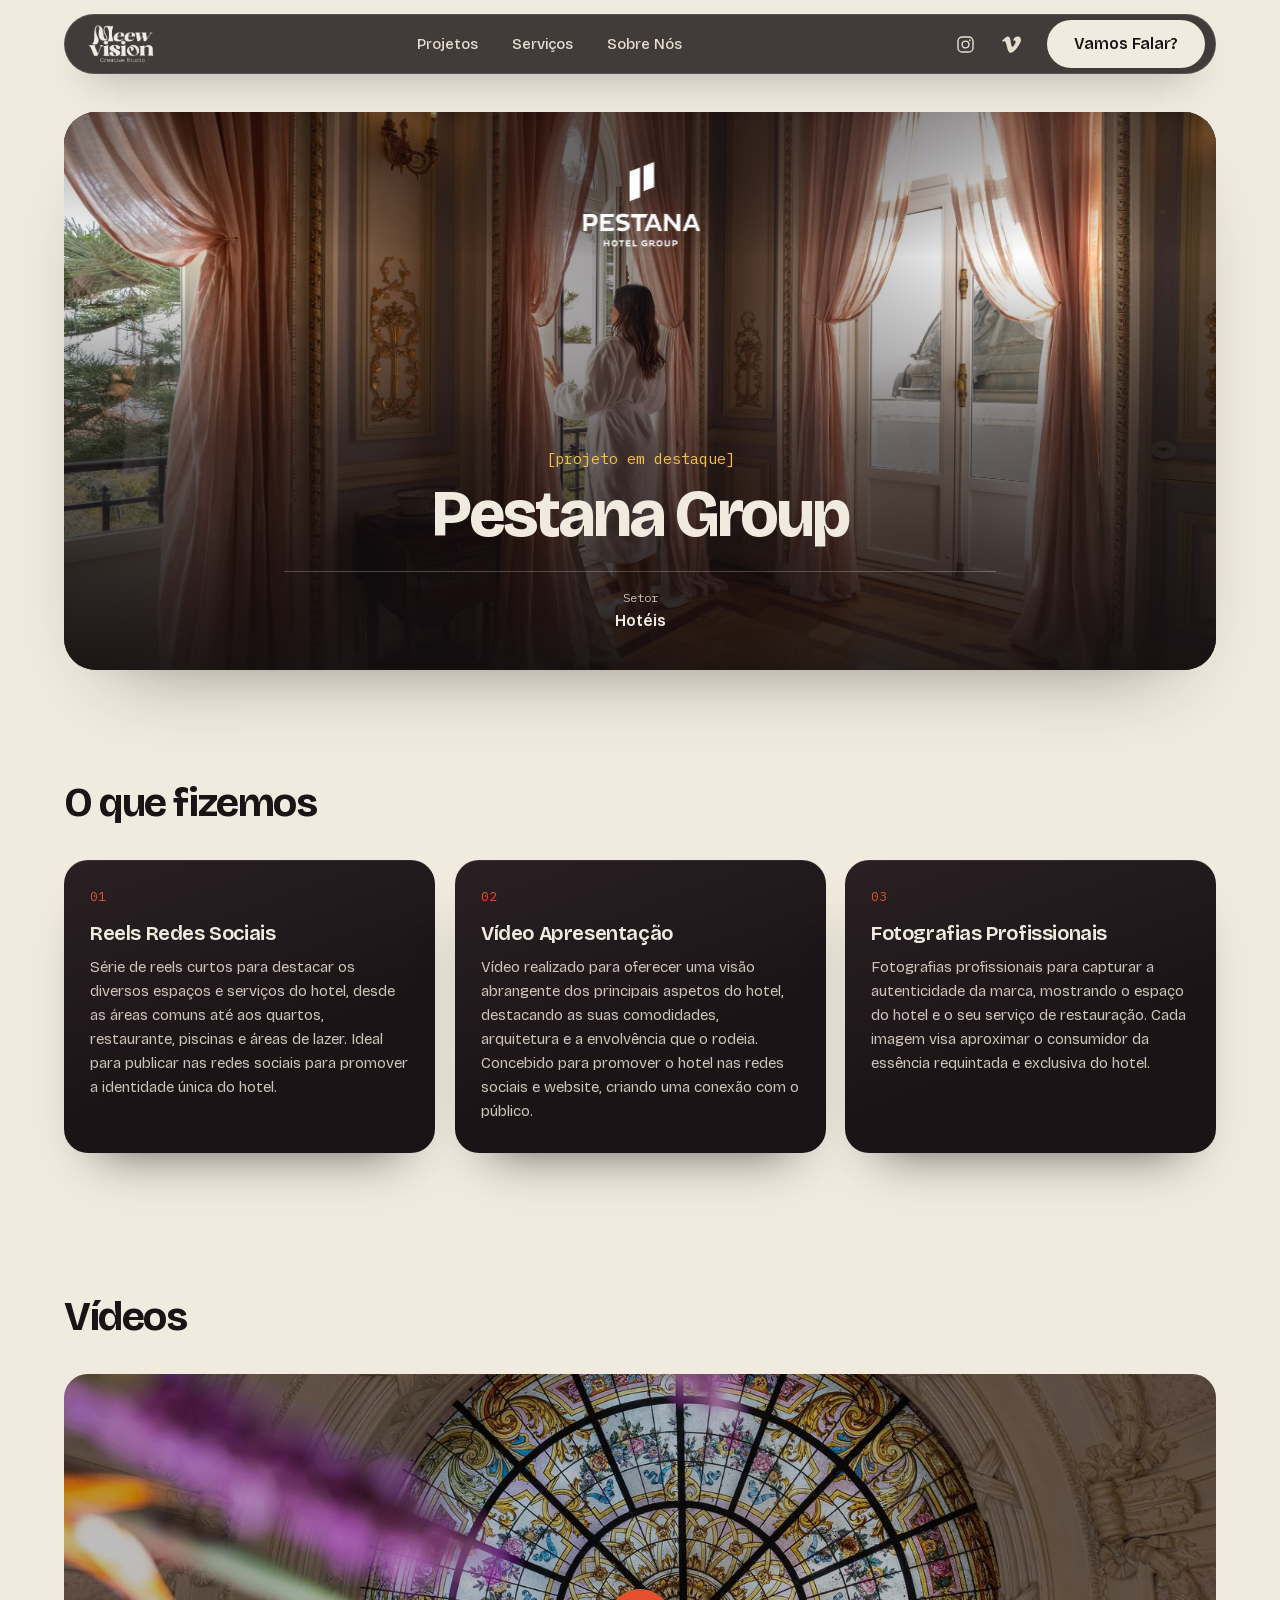
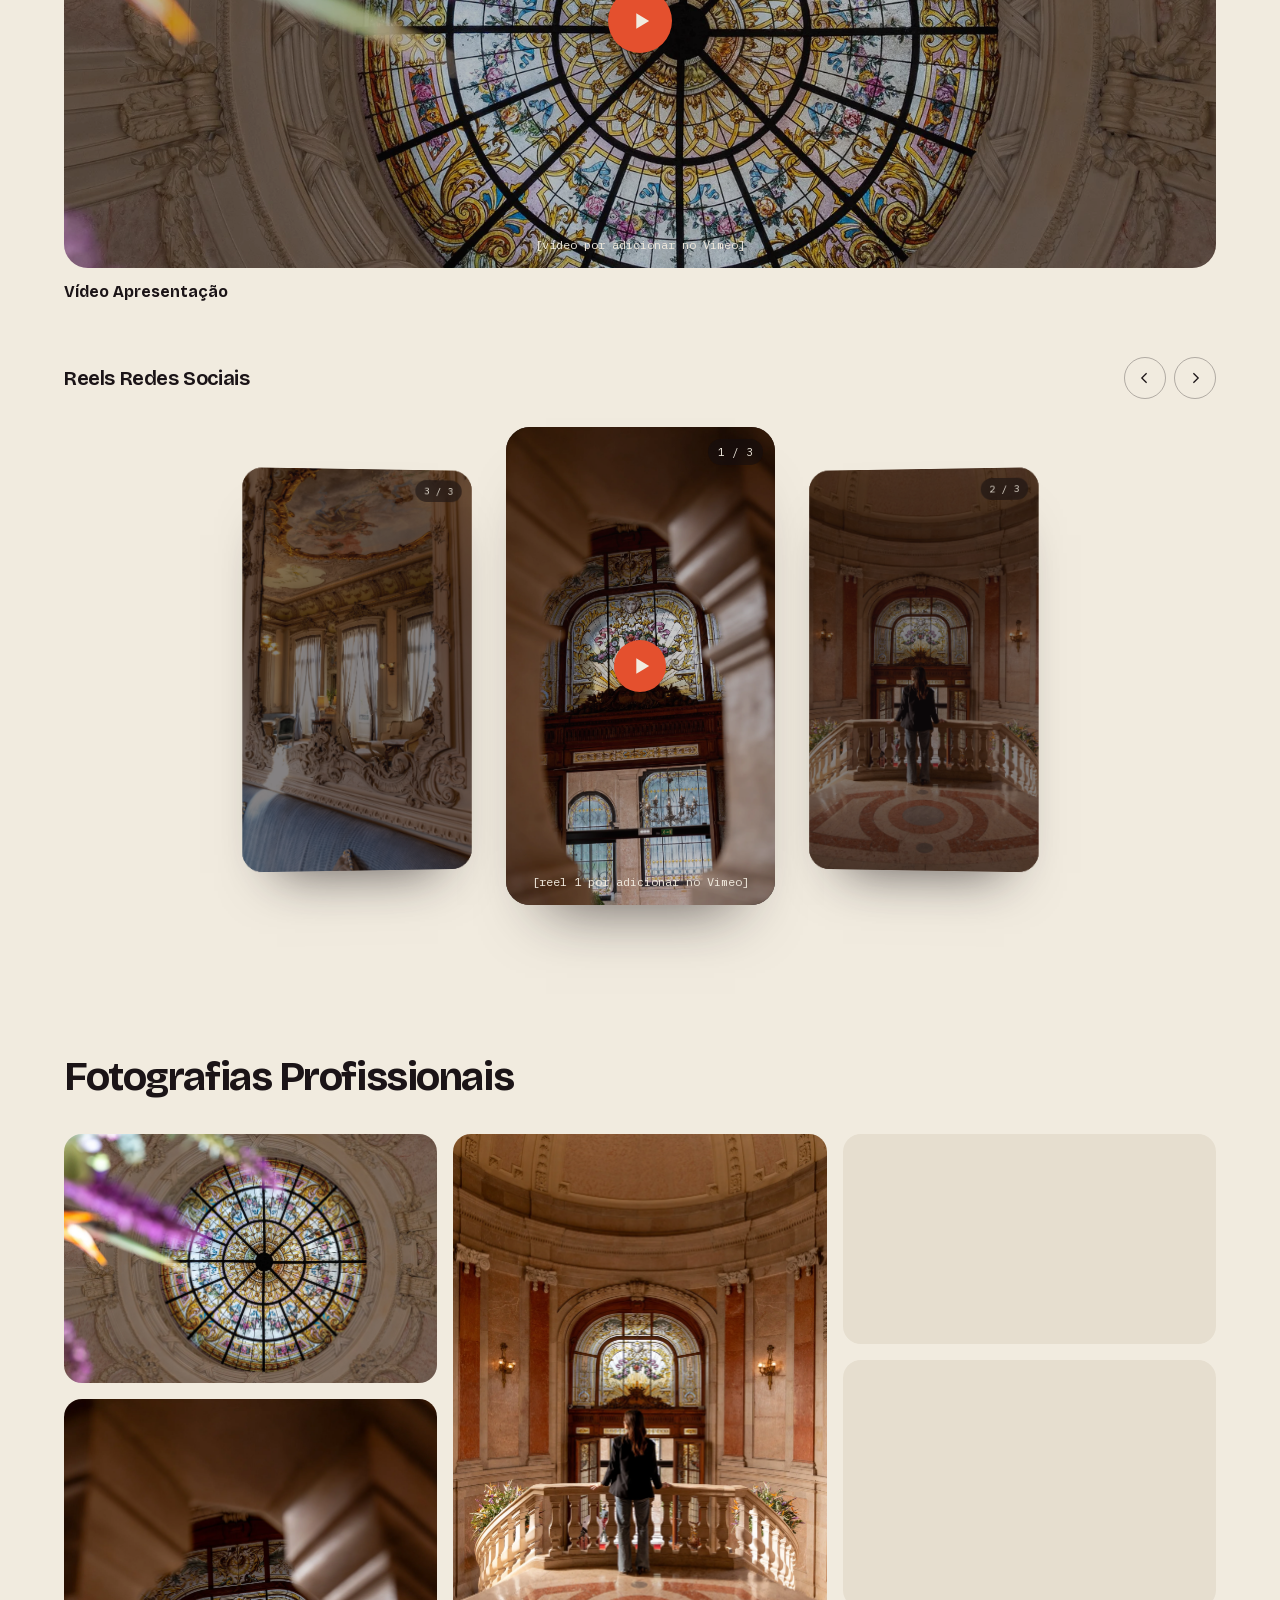
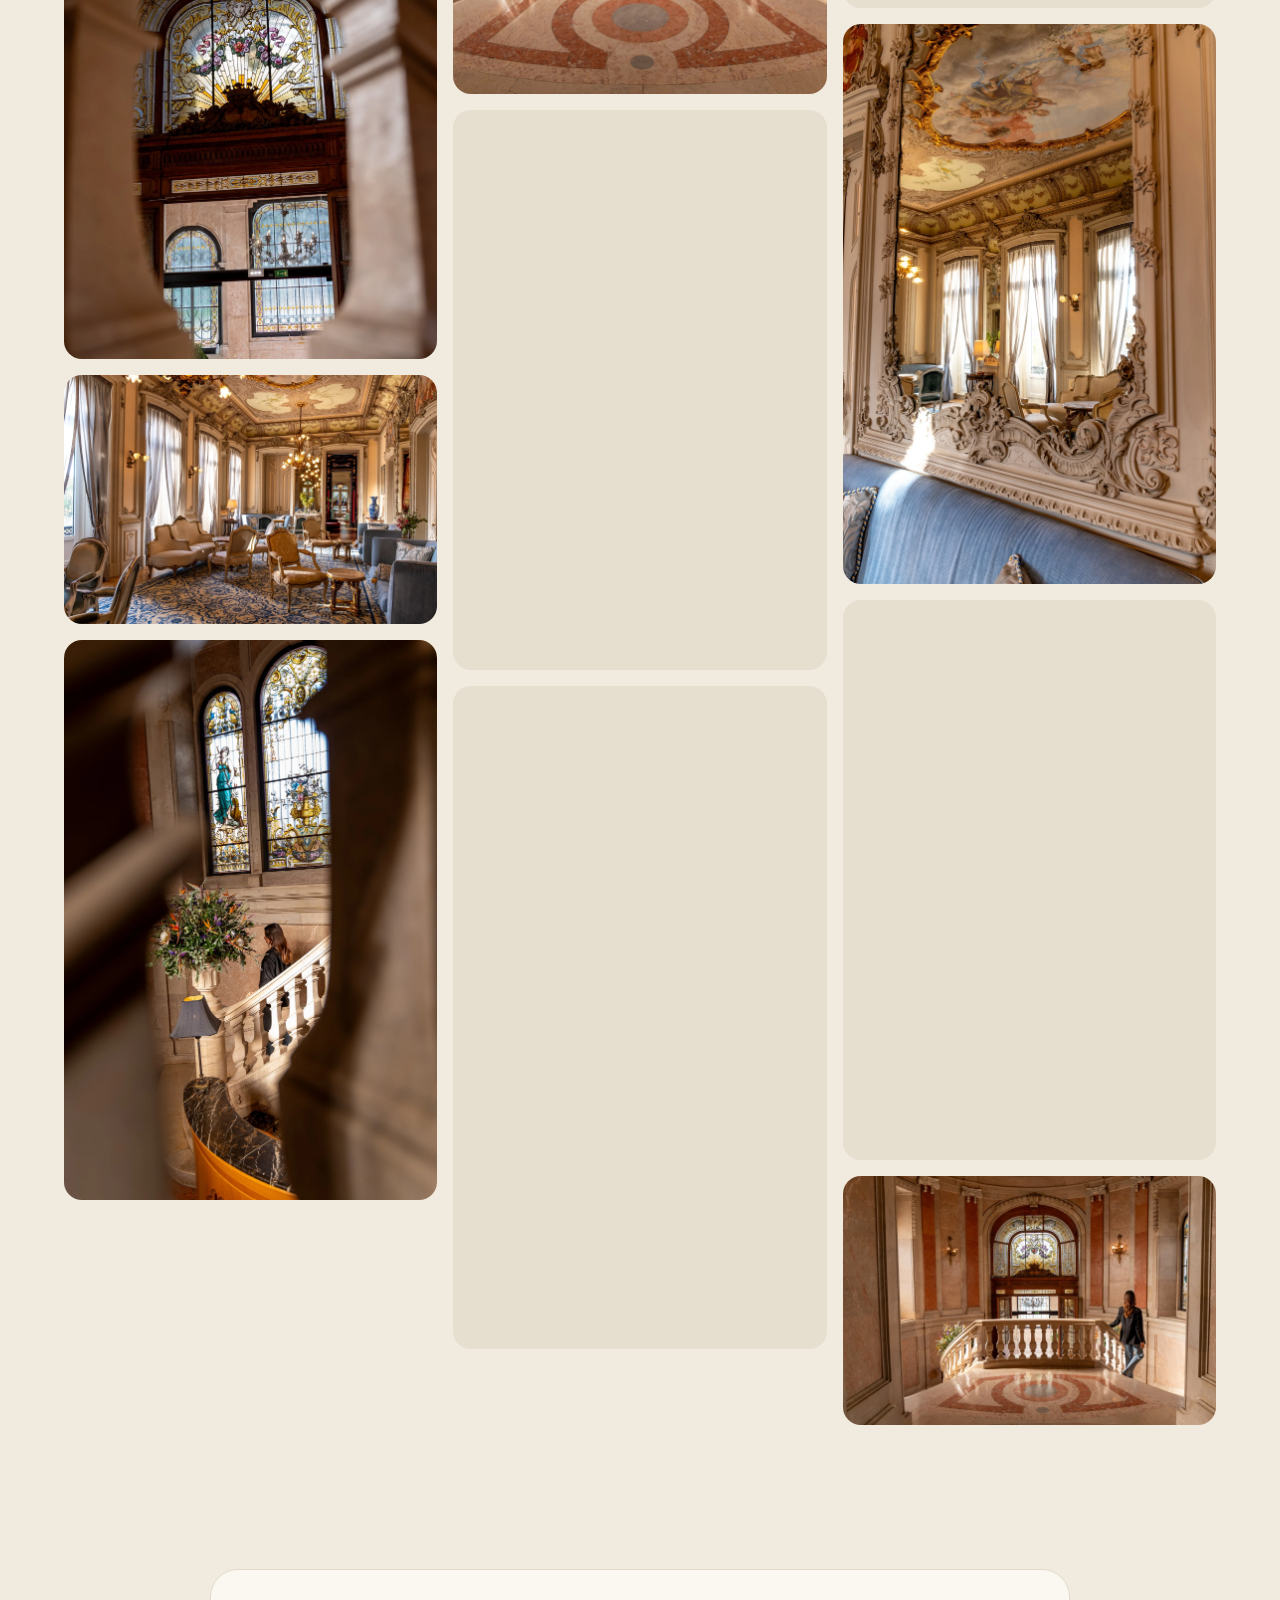
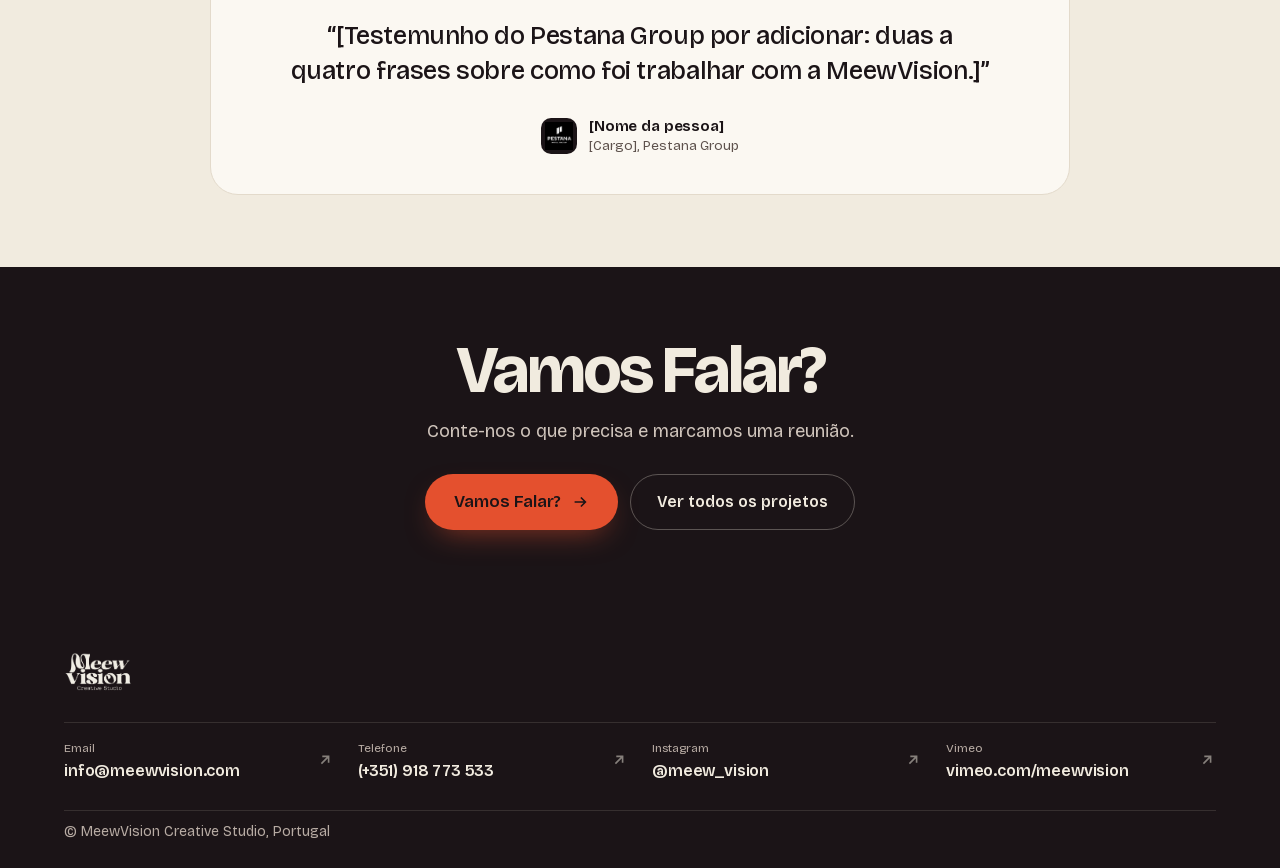
<file: projetos/pestana-group/index.html>
<!doctype html>
<html lang="pt-PT">
<head>
<meta charset="utf-8">
<meta name="viewport" content="width=device-width, initial-scale=1">
<title>Pestana Group — MeewVision Creative Studio</title>
<meta name="description" content="Reels, vídeo de apresentação e fotografias profissionais para o Pestana Group, produzidos pela MeewVision Creative Studio.">
<meta property="og:title" content="Pestana Group — MeewVision Creative Studio">
<meta property="og:image" content="/assets/img/projetos/pestana-group/capa.jpg">
<meta name="theme-color" content="#1B1417">
<link rel="icon" href="/assets/img/logo-meewvision.png">
<link rel="preload" href="/assets/fonts/bricolage-grotesque-300-800-latin.woff2" as="font" type="font/woff2" crossorigin>
<link rel="preload" href="/assets/fonts/ibm-plex-mono-400-latin.woff2" as="font" type="font/woff2" crossorigin>
<link rel="stylesheet" href="/css/styles.css">
<script src="/js/main.js" defer></script>
</head>
<body>
<div>
<a class="skip" href="#conteudo">Pular para conteúdo</a>

<header class="nav solid">
<div class="wrap">
<div class="nav-bar">
<a class="logo" href="/" aria-label="MeewVision Creative Studio, início"><img src="/assets/img/logo-meewvision.png" alt="MeewVision Creative Studio" width="69" height="40"></a>
<nav aria-label="Principal">
<ul class="nav-links">
<li><a href="/#outros">Projetos</a></li>
<li><a href="/#servicos">Serviços</a></li>
<li><a href="/#sobre">Sobre Nós</a></li>
</ul>
</nav>
<div class="nav-cta">
<ul class="nav-social">
<li><a class="social-ic" href="https://www.instagram.com/meew_vision/" target="_blank" rel="noopener" aria-label="Instagram da MeewVision (abre num novo separador)"><svg viewBox="0 0 24 24" fill="none" stroke="currentColor" stroke-width="1.8" aria-hidden="true"><rect x="2.5" y="2.5" width="19" height="19" rx="5.5"/><circle cx="12" cy="12" r="4.3"/><circle cx="17.5" cy="6.5" r="1.1" fill="currentColor" stroke="none"/></svg></a></li>
<li><a class="social-ic" href="https://vimeo.com/meewvision" target="_blank" rel="noopener" aria-label="Vimeo da MeewVision (abre num novo separador)"><svg viewBox="0 0 24 24" fill="currentColor" aria-hidden="true"><path d="M23.977 6.417c-.105 2.338-1.739 5.543-4.894 9.609-3.268 4.247-6.026 6.37-8.29 6.37-1.409 0-2.578-1.294-3.553-3.881L5.322 11.4C4.603 8.816 3.834 7.522 3.01 7.522c-.179 0-.806.378-1.881 1.132L0 7.213c1.18-1.03 2.351-2.066 3.497-3.112C5.072 2.735 6.257 2.017 7.053 1.943c1.87-.18 3.023 1.1 3.456 3.842.466 2.971.788 4.819.967 5.547.537 2.455 1.129 3.674 1.776 3.674.502 0 1.257-.796 2.266-2.382 1.004-1.586 1.544-2.79 1.616-3.62.144-1.365-.393-2.053-1.615-2.053-.57 0-1.158.13-1.759.389 1.165-3.823 3.391-5.677 6.67-5.568 2.431.07 3.574 1.651 3.434 4.742z"/></svg></a></li>
</ul>
<a class="btn btn-cream" href="/#contacto">Vamos Falar?</a>
<button id="menu-btn" class="icon-btn menu-btn" type="button" aria-label="Abrir menu" aria-expanded="false" aria-controls="menu">
<svg width="20" height="20" viewBox="0 0 20 20" fill="none" stroke="currentColor" stroke-width="1.6" aria-hidden="true"><path d="M3 7h14M3 13h14"></path></svg>
</button>
</div>
</div>
</div>
</header>


<div id="menu" class="overlay" hidden role="dialog" aria-modal="true" aria-label="Menu">
<div class="overlay-top">
<img src="/assets/img/logo-meewvision.png" alt="MeewVision Creative Studio" width="58" height="34" style="height: 34px; width: auto;">
<button id="menu-close" class="icon-btn" type="button" aria-label="Fechar menu">
<svg width="20" height="20" viewBox="0 0 20 20" fill="none" stroke="currentColor" stroke-width="1.6" aria-hidden="true"><path d="M5 5l10 10M15 5L5 15"></path></svg>
</button>
</div>
<ul>
<li><a href="/#outros">Projetos</a></li>
<li><a href="/#servicos">Serviços</a></li>
<li><a href="/#sobre">Sobre Nós</a></li>
</ul>
<div style="margin-top: auto;">
<a class="btn btn-hot" href="/#contacto" style="width: 100%;">Vamos Falar?</a>
</div>
</div>


<main id="conteudo" class="pj">

<!-- Página de projeto (modelo para todos os projetos em destaque; na fase 2 é montada a partir do Sanity).
     Textos e fotografias reais da página antiga meewvision.com/pestanagroup; vídeos e testemunho por adicionar. -->
<section class="pj-hero" aria-labelledby="pj-title">
<div class="wrap">
<div class="pj-cover">
<img class="pj-cover-img" src="/assets/img/projetos/pestana-group/capa.jpg" alt="Hóspede à janela de um quarto do Pestana Palace, com cortinas rosa e luz natural" width="2500" height="1667" fetchpriority="high" decoding="async">
<div class="pj-cover-logo is-knockout"><img src="/assets/img/projetos/pestana-group/logo.jpg" alt="Pestana Hotel Group" width="250" height="250"></div>
<div class="pj-intro">
<p class="label mono">[projeto em destaque]</p>
<h1 id="pj-title" class="pj-title">Pestana Group</h1>
<dl class="pj-meta">
<div><dt class="mono">Setor</dt><dd>Hotéis</dd></div>
</dl>
</div>
</div>
</div>
</section>

<section class="pj-work" aria-labelledby="pj-work-title">
<div class="wrap">
<h2 id="pj-work-title" class="h2">O que fizemos</h2>
<ol class="pj-work-list">
<li><span class="pj-n mono">01</span><h3>Reels Redes Sociais</h3><p>Série de reels curtos para destacar os diversos espaços e serviços do hotel, desde as áreas comuns até aos quartos, restaurante, piscinas e áreas de lazer. Ideal para publicar nas redes sociais para promover a identidade única do hotel.</p></li>
<li><span class="pj-n mono">02</span><h3>Vídeo Apresentação</h3><p>Vídeo realizado para oferecer uma visão abrangente dos principais aspetos do hotel, destacando as suas comodidades, arquitetura e a envolvência que o rodeia. Concebido para promover o hotel nas redes sociais e website, criando uma conexão com o público.</p></li>
<li><span class="pj-n mono">03</span><h3>Fotografias Profissionais</h3><p>Fotografias profissionais para capturar a autenticidade da marca, mostrando o espaço do hotel e o seu serviço de restauração. Cada imagem visa aproximar o consumidor da essência requintada e exclusiva do hotel.</p></li>
</ol>
</div>
</section>

<!-- Secção "Texto" (sem título; pode ficar antes ou depois de qualquer secção). Texto de exemplo até a cliente escrever o seu. -->
<section class="txt-sec" aria-label="Sobre o projeto" hidden>
<div class="wrap">
<p class="txt-body">[Texto livre sobre o projeto, sem título: por exemplo o desafio, a abordagem ou o resultado. A cliente escreve-o no Sanity e pode pôr esta secção onde quiser.]</p>
</div>
</section>

<section class="pj-videos" aria-labelledby="pj-videos-title">
<div class="wrap">
<h2 id="pj-videos-title" class="h2">Vídeos</h2>
<figure class="pj-main-video">
<div class="pj-video pj-wide"><img src="/assets/img/projetos/pestana-group/galeria-01.jpg" alt="" width="1500" height="1003" loading="lazy" decoding="async"><span class="pj-play"><svg viewBox="0 0 14 14" fill="currentColor" aria-hidden="true"><path d="M3 1.5v11l9-5.5z"/></svg></span><span class="pj-video-note mono">[vídeo por adicionar no Vimeo]</span></div>
<figcaption><b>Vídeo Apresentação</b></figcaption>
</figure>
<div class="pj-reels">
<div class="pj-reels-head">
<h3 class="pj-sub">Reels Redes Sociais</h3>
<div class="scar-ctl pj-reels-ctl" hidden>
<button class="icon-btn" type="button" aria-label="Reels anteriores" aria-controls="pj-reel-list"><svg width="18" height="18" viewBox="0 0 20 20" fill="none" stroke="currentColor" stroke-width="1.6" aria-hidden="true"><path d="M12 4l-6 6 6 6"></path></svg></button>
<button class="icon-btn" type="button" aria-label="Reels seguintes" aria-controls="pj-reel-list"><svg width="18" height="18" viewBox="0 0 20 20" fill="none" stroke="currentColor" stroke-width="1.6" aria-hidden="true"><path d="M8 4l6 6-6 6"></path></svg></button>
</div>
</div>
<ul class="pj-reel-list" id="pj-reel-list" tabindex="0" aria-roledescription="carrossel" aria-label="Reels (use as setas do teclado)">
<li><div class="pj-video pj-reel"><img src="/assets/img/projetos/pestana-group/galeria-02.jpg" alt="" width="1500" height="2250" loading="lazy" decoding="async"><span class="pj-reel-n mono" aria-hidden="true"></span><span class="pj-play"><svg viewBox="0 0 14 14" fill="currentColor" aria-hidden="true"><path d="M3 1.5v11l9-5.5z"/></svg></span><span class="pj-video-note mono">[reel 1 por adicionar no Vimeo]</span></div></li>
<li><div class="pj-video pj-reel"><img src="/assets/img/projetos/pestana-group/galeria-05.jpg" alt="" width="1500" height="2250" loading="lazy" decoding="async"><span class="pj-reel-n mono" aria-hidden="true"></span><span class="pj-play"><svg viewBox="0 0 14 14" fill="currentColor" aria-hidden="true"><path d="M3 1.5v11l9-5.5z"/></svg></span><span class="pj-video-note mono">[reel 2 por adicionar no Vimeo]</span></div></li>
<li><div class="pj-video pj-reel"><img src="/assets/img/projetos/pestana-group/galeria-10.jpg" alt="" width="1500" height="2250" loading="lazy" decoding="async"><span class="pj-reel-n mono" aria-hidden="true"></span><span class="pj-play"><svg viewBox="0 0 14 14" fill="currentColor" aria-hidden="true"><path d="M3 1.5v11l9-5.5z"/></svg></span><span class="pj-video-note mono">[reel 3 por adicionar no Vimeo]</span></div></li>
</ul>
</div>
</div>
</section>

<section class="pj-gallery" aria-labelledby="pj-gallery-title">
<div class="wrap">
<h2 id="pj-gallery-title" class="h2">Fotografias Profissionais</h2>
<ul class="pj-grid" id="pj-grid">
<li><button class="pj-shot" type="button" data-full="/assets/img/projetos/pestana-group/galeria-01.jpg" aria-label="Ver fotografia 1 de 12 em tamanho grande"><img src="/assets/img/projetos/pestana-group/galeria-01.jpg" alt="" width="1500" height="1003" loading="lazy" decoding="async"></button></li>
<li><button class="pj-shot" type="button" data-full="/assets/img/projetos/pestana-group/galeria-02.jpg" aria-label="Ver fotografia 2 de 12 em tamanho grande"><img src="/assets/img/projetos/pestana-group/galeria-02.jpg" alt="" width="1500" height="2250" loading="lazy" decoding="async"></button></li>
<li><button class="pj-shot" type="button" data-full="/assets/img/projetos/pestana-group/galeria-03.jpg" aria-label="Ver fotografia 3 de 12 em tamanho grande"><img src="/assets/img/projetos/pestana-group/galeria-03.jpg" alt="" width="1500" height="1000" loading="lazy" decoding="async"></button></li>
<li><button class="pj-shot" type="button" data-full="/assets/img/projetos/pestana-group/galeria-04.jpg" aria-label="Ver fotografia 4 de 12 em tamanho grande"><img src="/assets/img/projetos/pestana-group/galeria-04.jpg" alt="" width="1500" height="2250" loading="lazy" decoding="async"></button></li>
<li><button class="pj-shot" type="button" data-full="/assets/img/projetos/pestana-group/galeria-05.jpg" aria-label="Ver fotografia 5 de 12 em tamanho grande"><img src="/assets/img/projetos/pestana-group/galeria-05.jpg" alt="" width="1500" height="2250" loading="lazy" decoding="async"></button></li>
<li><button class="pj-shot" type="button" data-full="/assets/img/projetos/pestana-group/galeria-06.jpg" aria-label="Ver fotografia 6 de 12 em tamanho grande"><img src="/assets/img/projetos/pestana-group/galeria-06.jpg" alt="" width="1500" height="2250" loading="lazy" decoding="async"></button></li>
<li><button class="pj-shot" type="button" data-full="/assets/img/projetos/pestana-group/galeria-07.jpg" aria-label="Ver fotografia 7 de 12 em tamanho grande"><img src="/assets/img/projetos/pestana-group/galeria-07.jpg" alt="" width="1500" height="2667" loading="lazy" decoding="async"></button></li>
<li><button class="pj-shot" type="button" data-full="/assets/img/projetos/pestana-group/galeria-08.jpg" aria-label="Ver fotografia 8 de 12 em tamanho grande"><img src="/assets/img/projetos/pestana-group/galeria-08.jpg" alt="" width="1500" height="844" loading="lazy" decoding="async"></button></li>
<li><button class="pj-shot" type="button" data-full="/assets/img/projetos/pestana-group/galeria-09.jpg" aria-label="Ver fotografia 9 de 12 em tamanho grande"><img src="/assets/img/projetos/pestana-group/galeria-09.jpg" alt="" width="1500" height="1000" loading="lazy" decoding="async"></button></li>
<li><button class="pj-shot" type="button" data-full="/assets/img/projetos/pestana-group/galeria-10.jpg" aria-label="Ver fotografia 10 de 12 em tamanho grande"><img src="/assets/img/projetos/pestana-group/galeria-10.jpg" alt="" width="1500" height="2250" loading="lazy" decoding="async"></button></li>
<li><button class="pj-shot" type="button" data-full="/assets/img/projetos/pestana-group/galeria-11.jpg" aria-label="Ver fotografia 11 de 12 em tamanho grande"><img src="/assets/img/projetos/pestana-group/galeria-11.jpg" alt="" width="1500" height="2250" loading="lazy" decoding="async"></button></li>
<li><button class="pj-shot" type="button" data-full="/assets/img/projetos/pestana-group/galeria-12.jpg" aria-label="Ver fotografia 12 de 12 em tamanho grande"><img src="/assets/img/projetos/pestana-group/galeria-12.jpg" alt="" width="1500" height="1000" loading="lazy" decoding="async"></button></li>
</ul>
<div class="pj-more-wrap"><button class="rv-more pj-more" type="button" aria-controls="pj-grid" aria-expanded="false" hidden><span>Ver mais</span><svg viewBox="0 0 20 20" fill="none" stroke="currentColor" stroke-width="1.8" aria-hidden="true"><path d="M5 8l5 5 5-5"/></svg></button></div>
</div>
<dialog class="pj-lightbox" id="pj-lightbox" aria-label="Fotografia em tamanho grande">
<img alt="">
<button class="icon-btn pj-lb-prev" type="button" aria-label="Fotografia anterior"><svg width="18" height="18" viewBox="0 0 20 20" fill="none" stroke="currentColor" stroke-width="1.6" aria-hidden="true"><path d="M12 4l-6 6 6 6"></path></svg></button>
<button class="icon-btn pj-lb-next" type="button" aria-label="Fotografia seguinte"><svg width="18" height="18" viewBox="0 0 20 20" fill="none" stroke="currentColor" stroke-width="1.6" aria-hidden="true"><path d="M8 4l6 6-6 6"></path></svg></button>
<button class="icon-btn pj-lb-close" type="button" aria-label="Fechar fotografia"><svg width="18" height="18" viewBox="0 0 20 20" fill="none" stroke="currentColor" stroke-width="1.6" aria-hidden="true"><path d="M5 5l10 10M15 5L5 15"></path></svg></button>
<p class="pj-lb-count mono" aria-live="polite"></p>
</dialog>
</section>

<section class="pj-review" aria-labelledby="pj-review-title">
<div class="wrap">
<h2 id="pj-review-title" class="sr">Testemunho</h2>
<figure class="pj-quote">
<blockquote>“[Testemunho do Pestana Group por adicionar: duas a quatro frases sobre como foi trabalhar com a MeewVision.]”</blockquote>
<figcaption class="rv-who"><span class="rv-logo pj-quote-logo"><img src="/assets/img/projetos/pestana-group/logo.jpg" alt=""></span><div><span class="rv-name">[Nome da pessoa]</span><span class="rv-brand">[Cargo], Pestana Group</span></div></figcaption>
</figure>
</div>
</section>

<section class="pj-cta" aria-labelledby="pj-cta-title">
<div class="wrap pj-cta-in">
<h2 id="pj-cta-title" class="pj-cta-title">Vamos Falar?</h2>
<p>Conte-nos o que precisa e marcamos uma reunião.</p>
<div class="pj-cta-btns">
<a class="btn btn-cta" href="/#contacto">Vamos Falar?<svg class="arrow" viewBox="0 0 20 20" fill="none" stroke="currentColor" stroke-width="1.8" aria-hidden="true"><path d="M4 10h12M11 5l5 5-5 5"></path></svg></a>
<a class="btn pj-back" href="/#outros">Ver todos os projetos</a>
</div>
</div>
</section>

</main>

<footer class="footer">
<div class="wrap">
<div class="footer-top">
<a class="footer-logo" href="/" aria-label="MeewVision Creative Studio, voltar ao início"><img src="/assets/img/logo-meewvision.png" alt="MeewVision Creative Studio" width="69" height="40" loading="lazy"></a>
</div>
<ul class="direct footer-direct">
<li><a href="mailto:info@meewvision.com?subject=Vamos%20Falar%3F"><span class="direct-k">Email</span><span class="direct-v">info@meewvision.com</span><svg class="arrow" viewBox="0 0 20 20" fill="none" stroke="currentColor" stroke-width="1.8" aria-hidden="true"><path d="M6 14L14 6M7 6h7v7"></path></svg></a></li>
<li><a href="tel:+351918773533"><span class="direct-k">Telefone</span><span class="direct-v">(+351) 918 773 533</span><svg class="arrow" viewBox="0 0 20 20" fill="none" stroke="currentColor" stroke-width="1.8" aria-hidden="true"><path d="M6 14L14 6M7 6h7v7"></path></svg></a></li>
<li><a href="https://www.instagram.com/meew_vision/" target="_blank" rel="noopener"><span class="direct-k">Instagram</span><span class="direct-v">@meew_vision</span><svg class="arrow" viewBox="0 0 20 20" fill="none" stroke="currentColor" stroke-width="1.8" aria-hidden="true"><path d="M6 14L14 6M7 6h7v7"></path></svg></a></li>
<li><a href="https://vimeo.com/meewvision" target="_blank" rel="noopener"><span class="direct-k">Vimeo</span><span class="direct-v">vimeo.com/meewvision</span><svg class="arrow" viewBox="0 0 20 20" fill="none" stroke="currentColor" stroke-width="1.8" aria-hidden="true"><path d="M6 14L14 6M7 6h7v7"></path></svg></a></li>
</ul>
<div class="footer-row">
<span>© MeewVision Creative Studio, Portugal</span>
</div>
</div>
</footer>
<button class="to-top" type="button" aria-label="Voltar ao topo da página" tabindex="-1" aria-hidden="true">
<svg viewBox="0 0 20 20" fill="none" stroke="currentColor" stroke-width="1.8" aria-hidden="true"><path d="M10 16V4M5 9l5-5 5 5"/></svg>
</button>
</div>
</body>
</html>
</file>
<file: css/styles.css>
/* Tipos de letra guardados no próprio site (antes vinham do Google Fonts): Bricolage Grotesque (variável, 300–800)
   e IBM Plex Mono (400 e 500), só os alfabetos latino e latino-estendido, que cobrem o português. */
/* Bricolage Grotesque — latin-ext */
@font-face {
  font-family: 'Bricolage Grotesque';
  font-style: normal;
  font-weight: 300 800;
  font-stretch: 100%;
  font-display: swap;
  src: url(/assets/fonts/bricolage-grotesque-300-800-latin-ext.woff2) format('woff2');
  unicode-range: U+0100-02BA, U+02BD-02C5, U+02C7-02CC, U+02CE-02D7, U+02DD-02FF, U+0304, U+0308, U+0329, U+1D00-1DBF, U+1E00-1E9F, U+1EF2-1EFF, U+2020, U+20A0-20AB, U+20AD-20C0, U+2113, U+2C60-2C7F, U+A720-A7FF;
}
/* Bricolage Grotesque — latin */
@font-face {
  font-family: 'Bricolage Grotesque';
  font-style: normal;
  font-weight: 300 800;
  font-stretch: 100%;
  font-display: swap;
  src: url(/assets/fonts/bricolage-grotesque-300-800-latin.woff2) format('woff2');
  unicode-range: U+0000-00FF, U+0131, U+0152-0153, U+02BB-02BC, U+02C6, U+02DA, U+02DC, U+0304, U+0308, U+0329, U+2000-206F, U+20AC, U+2122, U+2191, U+2193, U+2212, U+2215, U+FEFF, U+FFFD;
}
/* IBM Plex Mono — latin-ext */
@font-face {
  font-family: 'IBM Plex Mono';
  font-style: normal;
  font-weight: 400;
  font-display: swap;
  src: url(/assets/fonts/ibm-plex-mono-400-latin-ext.woff2) format('woff2');
  unicode-range: U+0100-02BA, U+02BD-02C5, U+02C7-02CC, U+02CE-02D7, U+02DD-02FF, U+0304, U+0308, U+0329, U+1D00-1DBF, U+1E00-1E9F, U+1EF2-1EFF, U+2020, U+20A0-20AB, U+20AD-20C0, U+2113, U+2C60-2C7F, U+A720-A7FF;
}
/* IBM Plex Mono — latin */
@font-face {
  font-family: 'IBM Plex Mono';
  font-style: normal;
  font-weight: 400;
  font-display: swap;
  src: url(/assets/fonts/ibm-plex-mono-400-latin.woff2) format('woff2');
  unicode-range: U+0000-00FF, U+0131, U+0152-0153, U+02BB-02BC, U+02C6, U+02DA, U+02DC, U+0304, U+0308, U+0329, U+2000-206F, U+20AC, U+2122, U+2191, U+2193, U+2212, U+2215, U+FEFF, U+FFFD;
}
/* IBM Plex Mono — latin-ext */
@font-face {
  font-family: 'IBM Plex Mono';
  font-style: normal;
  font-weight: 500;
  font-display: swap;
  src: url(/assets/fonts/ibm-plex-mono-500-latin-ext.woff2) format('woff2');
  unicode-range: U+0100-02BA, U+02BD-02C5, U+02C7-02CC, U+02CE-02D7, U+02DD-02FF, U+0304, U+0308, U+0329, U+1D00-1DBF, U+1E00-1E9F, U+1EF2-1EFF, U+2020, U+20A0-20AB, U+20AD-20C0, U+2113, U+2C60-2C7F, U+A720-A7FF;
}
/* IBM Plex Mono — latin */
@font-face {
  font-family: 'IBM Plex Mono';
  font-style: normal;
  font-weight: 500;
  font-display: swap;
  src: url(/assets/fonts/ibm-plex-mono-500-latin.woff2) format('woff2');
  unicode-range: U+0000-00FF, U+0131, U+0152-0153, U+02BB-02BC, U+02C6, U+02DA, U+02DC, U+0304, U+0308, U+0329, U+2000-206F, U+20AC, U+2122, U+2191, U+2193, U+2212, U+2215, U+FEFF, U+FFFD;
}

[hidden]{display:none !important}
body{margin:0;background:#1B1417;color:#F1EBDF;font-family:"Bricolage Grotesque","Helvetica Neue",Arial,sans-serif;-webkit-font-smoothing:antialiased}
*{box-sizing:border-box}
/* grelha: todas as secções alinham o conteúdo pelas mesmas duas linhas verticais.
   --content = largura máxima do conteúdo; --gutter = margem lateral mínima.
   Em elementos a toda a largura, a linha é max(var(--gutter), (100% - var(--content)) / 2). */
/* --sec-y = espaço vertical dentro de cada secção (em cima e em baixo); o mesmo em todo o site. */
:root{--content:1312px;--gutter:64px;--sec-y:112px}
html{scroll-behavior:smooth}
[id]{scroll-margin-top:96px}
a{color:inherit}
a,button,input,textarea{touch-action:manipulation;-webkit-tap-highlight-color:transparent}
:focus-visible{outline:2px solid #F2C14E;outline-offset:3px}
img{display:block}
.mono{font-family:"IBM Plex Mono",ui-monospace,Menlo,monospace;font-weight:400;letter-spacing:0}
.sr{position:absolute;width:1px;height:1px;overflow:hidden;clip:rect(0 0 0 0);white-space:nowrap}
.wrap{width:100%;max-width:calc(var(--content) + var(--gutter) * 2);margin:0 auto;padding-left:var(--gutter);padding-right:var(--gutter)}
.skip{position:absolute;left:-9999px;top:12px;background:#F2C14E;color:#1B1417;padding:12px 16px;z-index:80}
.skip:focus{left:16px}
@keyframes fade{from{opacity:0}to{opacity:1}}
@keyframes up{from{opacity:0;transform:translateY(24px)}to{opacity:1;transform:none}}
.ez{transition-timing-function:cubic-bezier(.2,.7,.2,1)}

/* buttons */
.btn{display:inline-flex;align-items:center;justify-content:center;gap:10px;min-height:52px;padding:0 26px;border-radius:999px;font:600 16px/1 "Bricolage Grotesque",sans-serif;text-decoration:none;cursor:pointer;border:1.5px solid transparent;transition:background-color .25s,color .25s,border-color .25s,transform .25s}
.btn:active{transform:scale(.97)}
.btn[disabled]{opacity:.6;cursor:progress}
.btn-hot{background:#E4502E;color:#1B1417}
.btn-hot:hover{background:#F2C14E;color:#1B1417}
/* botão principal (hero, "Como Trabalhamos" e formulário): tomate da marca com texto tinta (contraste 4,7:1);
   ao passar o rato fica creme (15:1), sobe ligeiramente e a seta avança */
.btn-cta{min-height:56px;padding:0 28px;font-size:17px;background:#E4502E;color:#1B1417;box-shadow:0 12px 30px -12px rgba(228,80,46,.6);transition:background-color .25s,color .25s,box-shadow .35s,transform .35s cubic-bezier(.2,.7,.2,1)}
.btn-cta .arrow{transition:transform .35s cubic-bezier(.2,.7,.2,1)}
.btn-cta:hover{background:#F1EBDF;color:#1B1417;transform:translateY(-2px);box-shadow:0 16px 36px -14px rgba(241,235,223,.45)}
.btn-cta:hover .arrow{transform:translateX(4px)}
.btn-cta:active{transform:translateY(0) scale(.98)}
.btn-cta:focus-visible{outline:2px solid #F1EBDF;outline-offset:4px}
.btn-cta:disabled{opacity:.7;cursor:progress;transform:none}
.btn-cream{background:#F1EBDF;color:#1B1417}
.btn-cream:hover{background:#FFFFFF;color:#1B1417}
.btn-line{background:rgba(241,235,223,.04);color:#F1EBDF;border-color:rgba(241,235,223,.35)}
.btn-line:hover{border-color:#F1EBDF;background:rgba(241,235,223,.1)}
.btn-ink{background:#1B1417;color:#F1EBDF}
.btn-ink:hover{background:#2E2328;color:#F2C14E}
.arrow{width:18px;height:18px;flex:none}
.icon-btn{display:inline-flex;width:48px;height:48px;border-radius:999px;border:1.5px solid rgba(241,235,223,.3);background:transparent;color:#F1EBDF;align-items:center;justify-content:center;cursor:pointer;transition:border-color .2s,background-color .2s}
.icon-btn:hover{border-color:#F1EBDF;background:rgba(241,235,223,.08)}
.light .icon-btn{border-color:rgba(27,20,23,.3);color:#1B1417}
.light .icon-btn:hover{border-color:#1B1417;background:rgba(27,20,23,.06)}

/* floating pill nav */
.nav{position:fixed;top:14px;left:0;right:0;z-index:40;pointer-events:none}
.nav-bar{pointer-events:auto;height:68px;display:flex;align-items:center;justify-content:space-between;gap:20px;padding:0 10px 0 22px;border-radius:999px;border:1px solid rgba(241,235,223,.1);background:rgba(27,20,23,.35);-webkit-backdrop-filter:blur(18px);backdrop-filter:blur(18px);transition:background-color .35s,border-color .35s,box-shadow .35s,height .35s cubic-bezier(.2,.7,.2,1)}
.nav.solid .nav-bar{height:60px;background:rgba(27,20,23,.82);border-color:rgba(241,235,223,.14);box-shadow:0 20px 40px -24px rgba(0,0,0,.6)}
.logo{display:inline-flex;align-items:center;min-height:44px}
.logo img{height:40px;width:auto}
.nav-links{display:flex;gap:2px;list-style:none;margin:0;padding:0}
.nav-links a{display:inline-flex;align-items:center;min-height:44px;padding:0 16px;border-radius:999px;text-decoration:none;font-size:15px;font-weight:500;color:#E6DECF;transition:background-color .2s,color .2s}
.nav-links a:hover{background:rgba(241,235,223,.1);color:#FFFFFF}
/* secção atual: link aceso com uma linha creme por baixo do texto */
.nav-links a{position:relative}
.nav-links a::after{content:"";position:absolute;left:16px;right:16px;bottom:8px;height:2px;border-radius:2px;background:#F1EBDF;transform:scaleX(0);transition:transform .35s cubic-bezier(.2,.7,.2,1)}
.nav-links a[aria-current="true"]{color:#FFFFFF}
.nav-links a[aria-current="true"]::after{transform:scaleX(1)}
.nav-cta{display:flex;align-items:center;gap:8px}
.nav-cta .btn{min-height:48px}
.nav-social{display:flex;align-items:center;gap:2px;list-style:none;margin:0 6px 0 0;padding:0}
.social-ic{display:inline-grid;place-items:center;width:44px;height:44px;border-radius:999px;color:#E6DECF;transition:background-color .2s,color .2s}
.social-ic svg{width:19px;height:19px}
.social-ic:hover{background:rgba(241,235,223,.1);color:#F2C14E}
.menu-btn{display:none}

/* hero: camera viewfinder */
.hero{position:relative;height:max(780px,100vh);max-height:1040px;min-height:720px;overflow:hidden;background:#140F11;color:#F1EBDF;--mx:0;--my:0}
.hero-media{position:absolute;inset:-4%;transform:translate3d(calc(var(--mx) * -22px),calc(var(--my) * -16px),0) scale(1.02);transition:transform 1.2s cubic-bezier(.2,.7,.2,1)}
.hero-media img,.hero-media video{position:absolute;inset:0;width:100%;height:100%;object-fit:cover;filter:brightness(.86) saturate(.92)}
.hero-media img{animation:kenburns 26s ease-in-out infinite alternate;transform-origin:62% 40%}
/* leitor do Vimeo por cima da capa: tamanho calculado no JS para cobrir o hero (como object-fit: cover); aparece em fade quando começa a tocar */
.hero-vimeo{position:absolute;left:50%;top:50%;border:0;pointer-events:none;transform:translate(-50%,-50%);filter:brightness(.86) saturate(.92);opacity:0;transition:opacity 1.2s ease}
.hero-vimeo.is-on{opacity:1}
@keyframes kenburns{from{transform:scale(1.02) translate3d(0,0,0)}to{transform:scale(1.16) translate3d(-2%,-1.5%,0)}}
.hero-shade{position:absolute;inset:0;background:linear-gradient(90deg,rgba(20,15,17,.82) 0%,rgba(20,15,17,.62) 32%,rgba(20,15,17,.18) 62%,rgba(20,15,17,0) 80%),linear-gradient(180deg,rgba(20,15,17,.55) 0%,rgba(20,15,17,.1) 28%,rgba(20,15,17,.4) 60%,rgba(20,15,17,.94) 100%),rgba(20,15,17,.22)}
.hero-scan{position:absolute;inset:0;pointer-events:none;opacity:.5;background:repeating-linear-gradient(180deg,rgba(255,255,255,.035) 0 1px,transparent 1px 3px);mix-blend-mode:overlay}
.vf{position:absolute;top:96px;left:24px;right:24px;bottom:24px;border-radius:28px;border:1px solid rgba(241,235,223,.28);box-shadow:inset 0 0 0 1px rgba(255,255,255,.03),inset 0 0 120px rgba(20,15,17,.35);transform:translate3d(calc(var(--mx) * 8px),calc(var(--my) * 6px),0);transition:transform 1.2s cubic-bezier(.2,.7,.2,1)}
.corner{position:absolute;width:34px;height:34px;border-color:#F1EBDF;border-style:solid;border-width:0;opacity:.9}
.c-tl{top:22px;left:22px;border-top-width:2px;border-left-width:2px;border-top-left-radius:10px}
.c-tr{top:22px;right:22px;border-top-width:2px;border-right-width:2px;border-top-right-radius:10px}
.c-bl{bottom:22px;left:22px;border-bottom-width:2px;border-left-width:2px;border-bottom-left-radius:10px}
.c-br{bottom:22px;right:22px;border-bottom-width:2px;border-right-width:2px;border-bottom-right-radius:10px}
.hud-top{position:absolute;top:26px;left:74px;right:74px;display:flex;justify-content:space-between;align-items:center;gap:20px;font-size:13px;color:#E6DECF}
.rec{display:inline-flex;align-items:center;gap:10px}
.rec i{width:10px;height:10px;border-radius:999px;background:#E4502E;box-shadow:0 0 0 4px rgba(228,80,46,.25),0 0 18px rgba(228,80,46,.8);animation:blink 1.2s steps(1,end) infinite}
@keyframes blink{50%{opacity:.15}}
.hud-set{display:flex;gap:22px;color:#CFC4BB}
.reticle{position:absolute;left:0;top:0;width:96px;height:72px;margin:-36px 0 0 -48px;pointer-events:none;transform:translate3d(var(--fx,50vw),var(--fy,46vh),0);transition:transform .45s cubic-bezier(.2,.7,.2,1),opacity .4s;opacity:0}
.hero.aim .reticle{opacity:1}
.reticle::before,.reticle::after{content:"";position:absolute;inset:0;border:1.5px solid #F2C14E;border-radius:6px;-webkit-mask:linear-gradient(#000 0 0) top left/16px 16px no-repeat,linear-gradient(#000 0 0) top right/16px 16px no-repeat,linear-gradient(#000 0 0) bottom left/16px 16px no-repeat,linear-gradient(#000 0 0) bottom right/16px 16px no-repeat;mask:linear-gradient(#000 0 0) top left/16px 16px no-repeat,linear-gradient(#000 0 0) top right/16px 16px no-repeat,linear-gradient(#000 0 0) bottom left/16px 16px no-repeat,linear-gradient(#000 0 0) bottom right/16px 16px no-repeat}
.reticle::after{inset:30px 42px;border-radius:999px;-webkit-mask:none;mask:none;border-width:1px;opacity:.7}
.reticle span{position:absolute;left:100%;top:-2px;margin-left:8px;font-size:11px;color:#F2C14E;white-space:nowrap}
.hero-body{position:absolute;left:0;right:0;bottom:24px;padding:0 max(var(--gutter),calc((100% - var(--content)) / 2)) 64px;display:grid;grid-template-columns:repeat(12,minmax(0,1fr));column-gap:24px;align-items:end;transform:translate3d(calc(var(--mx) * 10px),calc(var(--my) * 8px),0);transition:transform 1.2s cubic-bezier(.2,.7,.2,1)}
.hero-copy{grid-column:1 / span 8}
.hero h1{margin:0;font-size:clamp(38px,5.6vh,56px);line-height:1.0;font-weight:650;letter-spacing:-.04em;text-wrap:balance;max-width:15ch;text-shadow:0 2px 28px rgba(20,15,17,.5);animation:up 1s .2s cubic-bezier(.2,.7,.2,1) both}
.hero h1 .ln{display:block}
.hero-sub{margin:24px 0 0;max-width:52ch;font-size:19px;line-height:1.5;color:#E0D6CD;text-shadow:0 1px 16px rgba(20,15,17,.6);animation:up 1s .35s cubic-bezier(.2,.7,.2,1) both}
.hero-ctas{display:flex;align-items:center;gap:12px;flex-wrap:wrap;margin-top:32px;animation:up 1s .5s cubic-bezier(.2,.7,.2,1) both}
/* botão secundário do hero: contorno claro com ícone de play num círculo; ao passar o rato fica creme */
.btn-watch{min-height:56px;padding:0 24px 0 8px;gap:12px;font-size:17px;background:rgba(241,235,223,.08);color:#F1EBDF;border-color:rgba(241,235,223,.45);-webkit-backdrop-filter:blur(8px);backdrop-filter:blur(8px)}
.btn-watch .pd{display:grid;place-items:center;width:40px;height:40px;border-radius:999px;background:#F1EBDF;color:#1B1417;transition:background-color .25s,color .25s,transform .35s cubic-bezier(.2,.7,.2,1)}
.btn-watch .pd svg{margin-left:2px}
.btn-watch:hover{background:#F1EBDF;color:#1B1417;border-color:#F1EBDF}
.btn-watch:hover .pd{background:#E4502E;color:#1B1417;transform:scale(1.06)}
.hud-card{grid-column:9 / span 4;justify-self:end;width:100%;max-width:360px;padding:18px;border-radius:20px;background:linear-gradient(160deg,rgba(241,235,223,.2),rgba(241,235,223,.06));border:1px solid rgba(241,235,223,.28);-webkit-backdrop-filter:blur(18px) saturate(1.2);backdrop-filter:blur(18px) saturate(1.2);box-shadow:0 30px 60px -30px rgba(0,0,0,.7);animation:up 1s .6s cubic-bezier(.2,.7,.2,1) both}
.hud-card-top{display:flex;justify-content:space-between;align-items:center;font-size:12px;color:#E6DECF;padding:0 4px 12px;border-bottom:1px solid rgba(241,235,223,.18)}
.hud-card ul{list-style:none;margin:8px 0 0;padding:0}
.hud-card li a{display:grid;grid-template-columns:46px minmax(0,1fr) auto;gap:12px;align-items:center;min-height:60px;padding:6px;border-radius:12px;text-decoration:none;color:#F1EBDF;transition:background-color .25s}
.hud-card li a:hover{background:rgba(241,235,223,.12)}
.hud-card li img{width:46px;height:46px;border-radius:9px;object-fit:cover}
.hud-card li b{font-size:15px;font-weight:600}
.hud-card li svg{opacity:.7;transition:transform .3s}
.hud-card li a:hover svg{transform:translate(2px,-2px);opacity:1}
@supports (animation-timeline: scroll()){
.hero-body,.hud-top{animation:heroOut linear both;animation-timeline:scroll(root);animation-range:0 70vh}
@keyframes heroOut{to{opacity:0;filter:blur(6px)}}
}

/* shared */
.light{background:#F1EBDF;color:#1B1417}
.label{margin:0;font-size:15px;color:#7A4A3A}
.dark .label{color:#F2C14E}
/* uma só escala para todos os títulos de secção */
.h2{margin:0;font-weight:700;font-size:clamp(32px,3.2vw,44px);line-height:1.02;letter-spacing:-.035em;text-wrap:balance}
.label + .h2{margin-top:16px}
.sig{font-size:14px;color:#7A4A3A}
.center{text-align:center}

/* about: collage + text */
.about{padding:var(--sec-y) 0}
.about-grid{display:grid;grid-template-columns:repeat(12,minmax(0,1fr));column-gap:24px;align-items:center}
.collage{grid-column:1 / span 5;position:relative;height:560px;perspective:1400px}
.collage-in{position:absolute;inset:0;transform-style:preserve-3d;transform:rotateY(calc(var(--tx,0) * 14deg)) rotateX(calc(var(--ty,0) * -12deg));transition:transform .8s cubic-bezier(.2,.7,.2,1)}
.col-img{position:absolute;border-radius:14px;overflow:hidden;box-shadow:0 40px 70px -35px rgba(27,20,23,.6)}
.col-img img{width:100%;height:100%;object-fit:cover}
.col-a{left:0;top:0;width:66%;height:74%;transform:translateZ(0)}
.col-b{right:0;top:28%;width:48%;height:46%;transform:translateZ(70px)}
.col-c{left:16%;bottom:0;width:40%;height:34%;transform:translateZ(130px)}
.about-text{grid-column:7 / span 6}
.about-text p.big-p{margin:22px 0 0;font-size:32px;line-height:1.14;font-weight:500;letter-spacing:-.025em;text-wrap:pretty}
.stats{display:grid;grid-template-columns:repeat(3,minmax(0,1fr));gap:24px;margin-top:56px;padding-top:28px;border-top:1.5px solid #1B1417}
.stat b{display:block;font-size:64px;font-weight:700;letter-spacing:-.04em;line-height:1;font-variant-numeric:tabular-nums}
.stat span{display:block;margin-top:8px;font-size:15px;color:#5E524D}
@supports (animation-timeline: view()){
.big-p{color:transparent;background:linear-gradient(90deg,#1B1417 50%,rgba(27,20,23,.18) 50%);background-size:200% 100%;background-position:100% 0;-webkit-background-clip:text;background-clip:text;animation:fill linear both;animation-timeline:view();animation-range:entry 30% cover 55%}
@keyframes fill{to{background-position:0 0}}
}

/* sectors (expanding panels) */
.sectors-sec{padding:calc(var(--sec-y) * .64) 0 var(--sec-y)}
.sec-head{display:flex;justify-content:space-between;align-items:flex-end;gap:32px;flex-wrap:wrap;margin-bottom:40px}
.sec-head p.sub{margin:18px 0 0;max-width:52ch;font-size:17px;line-height:1.55;color:#5E524D}
.sectors{display:flex;gap:12px;height:540px;list-style:none;margin:0;padding:0}
.sec{position:relative;flex:1 1 0;min-width:0;border-radius:22px;overflow:hidden;background:#1B1417;color:#F1EBDF;transition:flex-grow .8s cubic-bezier(.2,.7,.2,1)}
.sec.on{flex-grow:5.2}
.sec img{position:absolute;inset:0;width:100%;height:100%;object-fit:cover;filter:brightness(.5) saturate(.85);transition:filter .8s,transform 1.2s cubic-bezier(.2,.7,.2,1)}
.sec.on img{filter:brightness(.78) saturate(1);transform:scale(1.03)}
.sec::after{content:"";position:absolute;inset:0;pointer-events:none;background:linear-gradient(180deg,rgba(27,20,23,.1) 35%,rgba(27,20,23,.9) 85%)}
.sec-hit{position:absolute;inset:0;z-index:3;display:flex;flex-direction:column;justify-content:space-between;align-items:center;padding:24px 0;border:0;background:transparent;color:#F1EBDF;cursor:pointer;transition:opacity .35s}
.sec.on .sec-hit{opacity:0;pointer-events:none}
.vlabel{writing-mode:vertical-rl;transform:rotate(180deg);font-size:24px;font-weight:650;letter-spacing:-.01em}
.sec-hit .mono{font-size:12px;color:#F2C14E}
.sec-body{position:absolute;left:0;bottom:0;z-index:4;width:580px;max-width:100%;padding:36px;opacity:0;transform:translateY(24px);transition:opacity .35s,transform .6s cubic-bezier(.2,.7,.2,1);pointer-events:none}
.sec.on .sec-body{opacity:1;transform:none;pointer-events:auto;transition-delay:.3s}
.sec-body .mono{margin:0;font-size:13px;color:#F2C14E}
.sec-body h3{margin:0 0 10px;font-size:42px;line-height:.95;font-weight:700;letter-spacing:-.035em}
.sec-body .tl{margin:0;font-size:21px;font-weight:500;color:#F59A7F}
.sec-body .ds{margin:16px 0 0;font-size:16px;line-height:1.6;color:#E0D6CD;max-width:50ch}
.tags{display:flex;flex-wrap:wrap;gap:6px;margin:20px 0 0;padding:0;list-style:none}
.tags li{display:inline-flex;align-items:center;min-height:30px;padding:0 12px;border-radius:999px;border:1px solid rgba(241,235,223,.4);font-size:13px;background:rgba(27,20,23,.35);-webkit-backdrop-filter:blur(6px);backdrop-filter:blur(6px)}
.sec-body .btn{margin-top:26px}

/* process: painel creme compacto; cabeçalho em duas colunas; 4 passos lado a lado ligados por uma linha horizontal.
   Ao entrar na secção a linha enche-se a tomate e os passos acendem em sequência (timeline --steps; sem suporte ficam todos acesos) */
/* "Como Trabalhamos" vive dentro de "Quem Somos?" (segunda parte da mesma secção) */
.process{margin-top:64px;padding-top:64px;border-top:1px solid #DDD4C6}
.process-head{display:flex;justify-content:space-between;align-items:flex-end;gap:24px 48px;flex-wrap:wrap}
.proc-chip{display:inline-flex;align-items:center;gap:8px;margin:0;padding:6px 14px;border-radius:999px;background:#E6DECF;font-size:13px;color:#5E524D}
.proc-chip .dot{width:7px;height:7px;border-radius:999px;background:#E4502E}
.process .h2{margin-top:16px}
.process .sub{margin:16px 0 0;max-width:52ch;font-size:17px;line-height:1.55;color:#5E524D}
/* setas do carrossel de passos: só no tablet e no telemóvel (mesmo estilo das setas dos serviços) */
.scar-ctl.steps-ctl{display:none;justify-content:flex-end;margin-top:28px}
.steps{position:relative;display:grid;grid-template-columns:repeat(5,minmax(0,1fr));gap:0 20px;list-style:none;margin:56px 0 0;padding:32px 0 0;view-timeline-name:--steps;perspective:1400px}
.steps::before,.steps::after{content:"";position:absolute;left:0;right:0;top:6px;height:2px;border-radius:2px}
.steps::before{background:#DDD4C6}
.steps::after{background:#E4502E;transform-origin:left;transform:scaleX(1)}
/* cartões 3D: inclinam com o rato (--tx/--ty via bindTilt) e as camadas têm profundidades diferentes */
.step{position:relative;padding:26px 24px 28px;border-radius:22px;background:#E6DECF;transform-style:preserve-3d;transform:rotateY(calc(var(--tx,0) * 12deg)) rotateX(calc(var(--ty,0) * -12deg));transition:transform .6s cubic-bezier(.2,.7,.2,1),box-shadow .4s;box-shadow:0 22px 40px -32px rgba(27,20,23,.5)}
.step:hover{box-shadow:0 34px 60px -30px rgba(27,20,23,.55)}
.step-node{position:absolute;left:24px;top:-32px;width:14px;height:14px;border-radius:999px;background:#E4502E;border:2px solid #E4502E;box-shadow:0 0 0 5px rgba(228,80,46,.16)}
.step-n{display:block;height:.62em;overflow:hidden;margin:0 0 18px;transform:translateZ(45px);font-size:88px;font-weight:700;letter-spacing:-.05em;line-height:1;color:#E4502E;font-variant-numeric:tabular-nums}
.step-ic{position:absolute;right:20px;top:22px;transform:translateZ(65px);box-shadow:0 14px 24px -16px rgba(27,20,23,.5);display:grid;place-items:center;width:44px;height:44px;border-radius:14px;background:#FBF8F2;border:1px solid #E3DACB;color:#1B1417}
.step-ic svg{width:21px;height:21px}
.step h3{transform:translateZ(28px);margin:0 0 8px;font-size:20px;font-weight:650;letter-spacing:-.02em;line-height:1.2}
.step p{transform:translateZ(16px);margin:0;max-width:30ch;font-size:15px;line-height:1.55;color:#5E524D}
@supports (animation-timeline: view()){
.steps::after{animation:stepsFill linear both;animation-timeline:--steps;animation-range:entry 10% entry 100%}
.step-node,.step-n{animation-timeline:--steps;animation-fill-mode:both;animation-timing-function:linear;animation-range:entry 30% cover 55%}
.step-node{animation-name:stepNode}
.step-n{animation-name:stepNum}
.step:nth-child(1) .step-node,.step:nth-child(1) .step-n{animation-range:entry 10% entry 28%}
.step:nth-child(2) .step-node,.step:nth-child(2) .step-n{animation-range:entry 28% entry 46%}
.step:nth-child(3) .step-node,.step:nth-child(3) .step-n{animation-range:entry 46% entry 64%}
.step:nth-child(4) .step-node,.step:nth-child(4) .step-n{animation-range:entry 64% entry 82%}
.step:nth-child(5) .step-node,.step:nth-child(5) .step-n{animation-range:entry 82% entry 100%}
@keyframes stepsFill{from{transform:scaleX(0)}to{transform:scaleX(1)}}
@keyframes stepNode{from{background:#F1EBDF;border-color:#CFC5B5;box-shadow:0 0 0 0 rgba(228,80,46,0)}to{background:#E4502E;border-color:#E4502E;box-shadow:0 0 0 5px rgba(228,80,46,.16)}}
@keyframes stepNum{from{color:#D8CEBE}to{color:#E4502E}}
/* entrada em perspetiva, em sequência (usa translate/rotate para não chocar com a inclinação do rato) */
.step{animation:stepRise linear both;animation-timeline:--steps}
.step:nth-child(1){animation-range:entry 0% entry 36%}
.step:nth-child(2){animation-range:entry 16% entry 52%}
.step:nth-child(3){animation-range:entry 32% entry 68%}
.step:nth-child(4){animation-range:entry 48% entry 84%}
.step:nth-child(5){animation-range:entry 64% entry 100%}
@keyframes stepRise{from{opacity:0;translate:0 60px;rotate:x 28deg}to{opacity:1;translate:0 0;rotate:x 0deg}}
}

/* Todos os Projetos: fundo tinta (como o rodapé), linhas de grelha finas e mosaico de fotografias quadradas
   com o título grande por cima (referência: colagem "Favorite artist"). Todos os projetos ficam visíveis:
   cartões pequenos (2x2 células) e 4 em destaque um pouco maiores (3x3). As posições são calculadas em js/main.js. */
.wall-sec{--tsize:clamp(52px,9.4vw,136px);background:#1B1417;color:#F1EBDF;padding:var(--sec-y) 0;overflow:clip}
.wall-sec .label{color:#F2C14E}
/* "Ver todos os vídeos": link para o Vimeo com sublinhado e seta */
.wall-link{display:inline-flex;align-items:center;gap:6px;align-self:flex-start;text-decoration:underline;text-decoration-thickness:1px;text-underline-offset:5px;transition:color .3s}
.wall-link svg{width:16px;height:16px;transition:transform .4s cubic-bezier(.2,.7,.2,1)}
.wall-link:hover{color:#F1EBDF}
.wall-link:hover svg{transform:translate(2px,-2px)}
.wall-head{display:flex;justify-content:space-between;align-items:center;gap:24px;flex-wrap:wrap}
.seg{display:flex;gap:6px;padding:6px;border-radius:999px;background:rgba(241,235,223,.07);border:1px solid rgba(241,235,223,.1)}
.seg button{min-height:44px;padding:0 18px;border-radius:999px;border:0;background:transparent;color:#CFC4BB;font:500 15px/1 "Bricolage Grotesque",sans-serif;cursor:pointer;display:inline-flex;align-items:center;gap:8px;transition:background-color .3s,color .3s}
.seg button:hover{color:#F1EBDF}
.seg button[aria-pressed="true"]{background:#F1EBDF;color:#1B1417}
.seg .n{font-family:"IBM Plex Mono",monospace;font-size:12px;opacity:.7}
/* título gigante: fica à frente da primeira linha de fotografias, sem bloquear o rato */
/* título gigante ao centro do mosaico: a camada cheia fica por trás das fotografias e a camada em contorno por cima,
   por isso onde uma fotografia passa por cima das letras vê-se só o contorno */
.wall-title{position:absolute;left:0;right:0;top:calc((100cqw + var(--g)) / var(--cols) * (var(--tr) + var(--th) / 2) - var(--g) / 2);z-index:0;margin:0;transform:translateY(-50%);text-align:center;font-size:var(--tsize);font-weight:700;line-height:.9;letter-spacing:-.055em;color:#F1EBDF;pointer-events:none}
.wall-title span{display:block}
.wall-title span:first-child{padding-right:1.1em}
.wall-title span + span{padding-left:1.1em}
.wall-title.is-outline{z-index:2;color:transparent;-webkit-text-stroke:1.5px #F1EBDF}
.pgrid{--cols:16;--sm:2;--lg:3;--g:10px;--tr:2;--th:2;--holes:1;position:relative;container-type:inline-size;margin-top:40px}
.pgrid .bento{z-index:1}
.pgrid-lines{position:absolute;top:-80px;bottom:-40px;left:-100vw;right:-100vw;pointer-events:none;
  --pitch:calc((100cqw + var(--g)) / var(--cols) * var(--sm));
  background-image:linear-gradient(90deg,rgba(241,235,223,.08) 1px,transparent 1px),linear-gradient(rgba(241,235,223,.08) 1px,transparent 1px);
  background-size:var(--pitch) var(--pitch);background-position:calc(100vw - var(--g) / 2) calc(80px - var(--g) / 2);
  -webkit-mask:linear-gradient(transparent,#000 12%,#000 88%,transparent);mask:linear-gradient(transparent,#000 12%,#000 88%,transparent)}
.bento{position:relative;list-style:none;margin:0;padding:0;display:grid;grid-template-columns:repeat(var(--cols),minmax(0,1fr));grid-auto-rows:calc((100cqw - (var(--cols) - 1) * var(--g)) / var(--cols));gap:var(--g)}
.tile{position:relative;animation:tileIn .6s cubic-bezier(.2,.7,.2,1) both}
/* nome do projeto centrado no cartão, sobre um véu escuro suave (sem círculo de logótipo) */
.tile-in{position:relative;height:100%;overflow:hidden;background:#241B1F;display:flex;align-items:center;justify-content:center;padding:12px;text-align:center;box-shadow:0 24px 40px -28px rgba(0,0,0,.8)}
.tile-img{position:absolute;inset:0;width:100%;height:100%;object-fit:cover;filter:saturate(.85);transition:transform 1s cubic-bezier(.2,.7,.2,1),filter .5s}
.tile:hover .tile-img{transform:scale(1.06);filter:saturate(1.05)}
.tile-in::before{content:"";position:absolute;inset:0;z-index:1;background:radial-gradient(ellipse 75% 60% at 50% 50%,rgba(20,15,17,.62),rgba(20,15,17,.38));transition:opacity .5s}
.tile:hover .tile-in::before{opacity:.8}
.tile-name{position:relative;z-index:2;margin:0;min-width:0;max-width:100%;font-size:14px;hyphens:auto;-webkit-hyphens:auto;font-weight:650;letter-spacing:-.02em;line-height:1.1;text-wrap:balance}
/* cada cartão é um link para o vídeo no Vimeo: botão com o ícone de play no canto superior direito */
a.tile-in{color:inherit;text-decoration:none}
.tile-go{position:absolute;top:10px;right:10px;z-index:2;display:grid;place-items:center;width:30px;height:30px;border-radius:999px;background:rgba(241,235,223,.16);color:#F1EBDF;border:1px solid rgba(241,235,223,.3);-webkit-backdrop-filter:blur(6px);backdrop-filter:blur(6px);transition:background-color .3s,color .3s,transform .4s cubic-bezier(.2,.7,.2,1)}
.tile-go svg{width:11px;height:11px;margin-left:2px}
.tile:hover .tile-go,.tile-in:focus-visible .tile-go{background:#E4502E;border-color:#E4502E;color:#1B1417;transform:scale(1.08)}
.tile.lg .tile-in{padding:16px}
.tile.lg .tile-name{font-size:clamp(17px,1.5vw,21px)}
.tile.lg .tile-go{top:14px;right:14px;width:38px;height:38px}
.tile.lg .tile-go svg{width:13px;height:13px}
@keyframes tileIn{from{opacity:0;transform:translateY(20px)}to{opacity:1;transform:none}}

/* duas frases em baixo: uma à esquerda e outra à direita */
.wall-row{display:grid;grid-template-columns:minmax(0,1fr) minmax(0,1fr);gap:16px;margin-top:56px;padding-top:20px;border-top:1px solid rgba(241,235,223,.14)}
.wall-row .mono{font-size:13px;color:#E6DECF}
.wall-row > :last-child{text-align:right}

/* Testemunhos (referência "What our users are saying"): cabeçalho ao centro e mosaico em colunas de cartões de texto e
   de vídeo horizontal; a parte de baixo desvanece e "Ver mais testemunhos" mostra o resto. */
.reviews{padding:calc(var(--sec-y) * .64) 0}
.reviews + .contact{border-top:1px solid #DDD4C6}
.rv-head{max-width:640px;margin:0 auto;text-align:center}
.rv-head .sub{margin:16px auto 0;max-width:52ch;font-size:17px;line-height:1.55;color:#5E524D}
.rv-wall{position:relative;margin-top:48px}
/* o corte fica no contentor à volta: num mosaico em colunas, limitar a altura da própria lista criava colunas a mais para o lado */
.rv-clip{max-height:540px;overflow:hidden}
.rv-wall.is-open .rv-clip{max-height:none}
.rv-grid{list-style:none;margin:0;padding:0;columns:3;column-gap:18px}
.rv-card{break-inside:avoid;margin:0 0 18px;border-radius:20px}
/* cartão de texto */
.rv-text{padding:22px 22px 20px;background:#FBF8F2;border:1px solid #E3DACB;box-shadow:0 20px 40px -34px rgba(27,20,23,.4)}
.rv-text figure{margin:0}
.rv-text blockquote{margin:0;font-size:16px;line-height:1.55;color:#1B1417}
.rv-who{display:flex;align-items:center;gap:12px;margin-top:18px}
.rv-logo{flex:none;display:grid;place-items:center;width:36px;height:36px;border-radius:10px;overflow:hidden;background:#F1EBDF;color:#1B1417;font-size:13px;font-weight:700}
.rv-logo img{width:78%;height:78%;object-fit:contain}
.rv-name{display:block;font-size:15px;font-weight:650;letter-spacing:-.01em;line-height:1.2}
.rv-brand{display:block;margin-top:2px;font-size:13.5px;color:#5E524D}
/* cartão de vídeo (horizontal): fotografia com botão de play e a pessoa por cima */
.rv-video .rv-open{position:relative;display:block;width:100%;padding:0;border:0;cursor:pointer;text-align:left;font:inherit;aspect-ratio:16 / 10;border-radius:20px;overflow:hidden;color:#F1EBDF;text-decoration:none;background:#241B1F;box-shadow:0 24px 44px -32px rgba(27,20,23,.55)}
.rv-video img.rv-thumb{position:absolute;inset:0;width:100%;height:100%;object-fit:cover;transition:transform .9s cubic-bezier(.2,.7,.2,1)}
.rv-video .rv-open::after{content:"";position:absolute;inset:0;background:linear-gradient(0deg,rgba(20,15,17,.8),rgba(20,15,17,.1) 55%,rgba(20,15,17,0))}
.rv-play{position:absolute;left:50%;top:50%;z-index:2;display:grid;place-items:center;width:52px;height:52px;margin:-26px 0 0 -26px;border-radius:999px;background:#E4502E;color:#F1EBDF;box-shadow:0 12px 26px -10px rgba(20,15,17,.6);transition:transform .4s cubic-bezier(.2,.7,.2,1)}
.rv-play svg{width:18px;height:18px;margin-left:3px}
.rv-video .rv-who{position:absolute;left:16px;right:16px;bottom:14px;z-index:2;margin:0}
.rv-video .rv-brand{color:#E6DECF}
.rv-video .rv-open:hover img.rv-thumb{transform:scale(1.05)}
.rv-video .rv-open:hover .rv-play,.rv-video .rv-open:focus-visible .rv-play{transform:scale(1.1)}
.rv-video .rv-open:focus-visible{outline:2px solid #F2C14E;outline-offset:3px}
/* janela do vídeo */
.rv-modal{width:min(960px,calc(100% - 32px));max-height:calc(100% - 32px);padding:0;border:0;border-radius:20px;background:#1B1417;color:#F1EBDF;overflow:hidden}
.rv-modal::backdrop{background:rgba(20,15,17,.78)}
.rv-modal-body{aspect-ratio:16 / 9;background:#140F11;display:grid;place-items:center}
.rv-modal-body video{width:100%;height:100%;object-fit:contain;background:#140F11}
.rv-empty{margin:0;font:400 14px var(--mono,"IBM Plex Mono",monospace);color:#CFC4BB}
.rv-modal-foot{display:flex;align-items:center;justify-content:space-between;gap:16px;padding:12px 12px 12px 20px}
.rv-modal-cap{font-size:15px;font-weight:600}
.rv-modal .rv-modal-x{color:#F1EBDF;border-color:rgba(241,235,223,.3)}
.rv-modal .rv-modal-x:hover{background:rgba(241,235,223,.1);border-color:#F1EBDF}
/* desvanecer em baixo + botão */
.rv-more-wrap{position:absolute;left:0;right:0;bottom:0;display:flex;justify-content:center;align-items:flex-end;height:220px;padding-bottom:6px;background:linear-gradient(180deg,rgba(241,235,223,0),#F1EBDF 78%);pointer-events:none}
.rv-wall.is-open .rv-more-wrap{position:static;height:auto;margin-top:12px;background:none}
.rv-wall.no-more .rv-more-wrap{display:none}
.rv-more{pointer-events:auto;display:inline-flex;align-items:center;gap:8px;min-height:48px;padding:0 22px;border:0;border-radius:999px;background:#1B1417;color:#F1EBDF;font:600 15px/1 "Bricolage Grotesque",sans-serif;cursor:pointer;transition:background-color .3s}
.rv-more:hover{background:#E4502E;color:#1B1417}
.rv-more svg{width:16px;height:16px;transition:transform .3s}
.rv-wall.is-open .rv-more svg{transform:rotate(-90deg)}
.rv-more[hidden]{display:none}

/* ============ Página de projeto (projetos/<nome>/) ============
   Fundo creme; capa arredondada dentro da grelha com o logótipo do cliente por cima (referência "Calmerry");
   depois: O que fizemos, Vídeos, Fotografias (com janela de ampliação), Testemunho e "Vamos Falar?". */
.pj{background:#F1EBDF;color:#1B1417}
.pj .label{color:#7A4A3A}
.pj-hero{padding:112px 0 0}
.pj-cover{position:relative;height:clamp(440px,62vh,580px);border-radius:32px;overflow:hidden;background:#241B1F;box-shadow:0 40px 80px -52px rgba(27,20,23,.55)}
.pj-cover-img{position:absolute;inset:0;width:100%;height:100%;object-fit:cover}
.pj-cover::before{content:"";position:absolute;inset:0;z-index:1;background:radial-gradient(ellipse 34% 42% at 50% 12%,rgba(20,15,17,.62),rgba(20,15,17,0) 100%),linear-gradient(180deg,rgba(20,15,17,.4),rgba(20,15,17,0) 26%,rgba(20,15,17,.6) 58%,rgba(20,15,17,.92) 100%)}
/* logótipo branco sobre preto: "screen" apaga o fundo preto e deixa só o logótipo por cima da fotografia */
/* logótipo do cliente no topo da capa. Por omissão é um pequeno cartão (logótipos com fundo próprio, ex. quadrado azul ou fundo branco);
   .is-knockout é para logótipos brancos sobre preto: "screen" apaga o preto e deixa só o logótipo por cima da fotografia */
.pj-cover-logo{position:absolute;left:50%;top:28px;z-index:2;transform:translateX(-50%);width:clamp(76px,7vw,100px);border-radius:16px;overflow:hidden;box-shadow:0 18px 36px -18px rgba(20,15,17,.7)}
.pj-cover-logo.is-knockout{width:clamp(96px,11vw,150px);border-radius:0;overflow:visible;box-shadow:none;mix-blend-mode:screen}
.pj-cover-logo img{display:block;width:100%;height:auto}
/* nome, frase e ficha por cima da fotografia, em baixo e ao centro */
.pj-intro{position:absolute;left:0;right:0;bottom:0;z-index:2;max-width:760px;margin:0 auto;padding:0 24px 40px;text-align:center;color:#F1EBDF}
.pj .pj-intro .label{color:#F2C14E}
.pj-title{margin:14px 0 0;font-size:clamp(40px,5.2vw,72px);line-height:.98;font-weight:750;letter-spacing:-.045em;text-wrap:balance}
.pj-tag{margin:14px 0 0;font-size:21px;font-weight:500;color:#F59A7F}
.pj-meta{display:flex;justify-content:center;flex-wrap:wrap;gap:12px 40px;margin:24px 0 0;padding:18px 0 0;border-top:1px solid rgba(241,235,223,.25)}
.pj-meta div{text-align:center}
.pj-meta dt{font-size:12px;color:#CFC4BB;margin-bottom:6px}
.pj-meta dd{margin:0;font-size:16px;font-weight:600}
.pj-work,.pj-videos,.pj-gallery,.pj-review{padding:calc(var(--sec-y) * .64) 0}
/* Secção "Texto": um parágrafo a toda a largura, sem título, que a cliente pode pôr antes ou depois de qualquer secção
   (home e páginas de projeto). Herda o fundo e a cor da página onde está. */
.txt-sec{padding:calc(var(--sec-y) * .64) 0}
.txt-body{margin:0;max-width:1080px;font-size:clamp(22px,2.3vw,32px);line-height:1.32;font-weight:500;letter-spacing:-.02em;text-wrap:pretty}
.pj-work + .txt-sec{padding-top:0}
.pj-work{padding-top:var(--sec-y)}
/* "O que fizemos": cartões escuros (cor do rodapé) em 3D. Inclinam com o rato (--tx/--ty via bindTilt) e um brilho
   suave segue o rato; o texto fica todo no mesmo plano (camadas a profundidades diferentes desalinhavam o texto). Sem rato ou com
   "reduzir movimento" ficam parados. */
.pj-work-list{list-style:none;margin:36px 0 0;padding:0;display:grid;grid-template-columns:repeat(3,minmax(0,1fr));gap:20px}
.pj-work-list li{position:relative;padding:28px 26px 30px;border-radius:24px;background:linear-gradient(160deg,#2A2024,#1B1417 60%);color:#F1EBDF;box-shadow:0 30px 50px -34px rgba(27,20,23,.75),inset 0 1px 0 rgba(241,235,223,.08);transform:perspective(1200px) rotateY(calc(var(--tx,0) * 8deg)) rotateX(calc(var(--ty,0) * -8deg));transition:transform .6s cubic-bezier(.2,.7,.2,1),box-shadow .5s}
.pj-work-list li::before{content:"";position:absolute;inset:0;border-radius:inherit;pointer-events:none;background:radial-gradient(420px circle at calc(50% + var(--tx,0) * 100%) calc(50% + var(--ty,0) * 100%),rgba(241,235,223,.1),transparent 60%);opacity:0;transition:opacity .5s}
.pj-work-list li:hover{box-shadow:0 44px 70px -36px rgba(27,20,23,.85),inset 0 1px 0 rgba(241,235,223,.12)}
.pj-work-list li:hover::before{opacity:1}
.pj-n{display:block;font-size:13px;color:#E4502E}
.pj-work-list h3{margin:16px 0 10px;font-size:20px;font-weight:650;letter-spacing:-.02em;line-height:1.2}
.pj-work-list p{margin:0;font-size:15px;line-height:1.6;color:#CFC4BB}
.pj-main-video{margin:36px 0 0}
.pj-main-video figcaption{margin-top:14px;font-size:16px}
.pj-video{position:relative;display:block;overflow:hidden;border-radius:24px;background:#241B1F}
.pj-video img{width:100%;height:100%;object-fit:cover}
.pj-video::after{content:"";position:absolute;inset:0;background:rgba(20,15,17,.28)}
/* vídeo principal em formato de cinema (21:9) para a secção ficar mais baixa; no telemóvel 16:9 */
.pj-wide{aspect-ratio:21 / 9}
.pj-play{position:absolute;left:50%;top:50%;z-index:2;display:grid;place-items:center;width:64px;height:64px;margin:-32px 0 0 -32px;border-radius:999px;background:#E4502E;color:#F1EBDF;box-shadow:0 14px 30px -12px rgba(20,15,17,.6)}
.pj-play svg{width:20px;height:20px;margin-left:3px}
.pj-video-note{position:absolute;left:0;right:0;bottom:16px;z-index:2;text-align:center;font-size:12px;color:#F1EBDF}
.pj-video[data-vimeo]{cursor:pointer}
.pj-iframe{position:absolute;inset:0;z-index:3;width:100%;height:100%;border:0}
.pj-reels{margin-top:56px}
.pj-sub{margin:0;font-size:20px;font-weight:650;letter-spacing:-.02em}
.pj-reels-head{display:flex;align-items:center;justify-content:space-between;gap:16px}
/* reels em carrossel 3D (referência "coverflow", mais suave): o do centro à frente; os outros recuam para os lados,
   mais pequenos, rodados e escurecidos. As posições vêm do JS em variáveis (--x, --s, --r, --dim); só se anima transform. */
.pj .pj-reels-ctl .icon-btn{width:42px;height:42px;border-color:rgba(27,20,23,.3);color:#1B1417}
.pj .pj-reels-ctl .icon-btn:hover{border-color:#1B1417;background:rgba(27,20,23,.06)}
.pj-reels-ctl[hidden]{display:none}
.pj-reel-list{--w:clamp(230px,21vw,300px);position:relative;list-style:none;margin:28px 0 0;padding:0;height:calc(var(--w) * 16 / 9 + 8px);perspective:1800px;outline:none;touch-action:pan-y}
.pj-reel-list > li{position:absolute;left:50%;top:0;width:var(--w);margin-left:calc(var(--w) / -2);transform:translate3d(var(--x,0),0,0) scale(var(--s,1)) rotateY(var(--r,0deg));transform-origin:50% 55%;opacity:var(--o,1);transition:transform .9s cubic-bezier(.22,.8,.24,1),opacity .6s ease;will-change:transform}
.pj-reel-list > li.is-center{cursor:default}
.pj-reel-list > li:not(.is-center){cursor:pointer}
.pj-reel{aspect-ratio:9 / 16;border-radius:24px;box-shadow:0 40px 60px -40px rgba(27,20,23,.7)}
.pj-reel::after{background:rgba(20,15,17,calc(.22 + var(--dim,0)));transition:background-color .6s}
.pj-reel .pj-play{width:52px;height:52px;margin:-26px 0 0 -26px;transition:opacity .5s,transform .5s cubic-bezier(.2,.7,.2,1)}
.pj-reel-list > li:not(.is-center) .pj-play,.pj-reel-list > li:not(.is-center) .pj-video-note{opacity:0;transform:scale(.8)}
.pj-reel .pj-video-note{transition:opacity .5s}
.pj-reel-n{position:absolute;top:12px;right:12px;z-index:2;padding:6px 10px;border-radius:999px;background:rgba(20,15,17,.55);color:#F1EBDF;font-size:11px;-webkit-backdrop-filter:blur(6px);backdrop-filter:blur(6px)}
.pj-reel-list:focus-visible > li.is-center .pj-reel{outline:2px solid #E4502E;outline-offset:4px}
.pj-videos{overflow-x:clip}
.pj-grid{list-style:none;margin:36px 0 0;padding:0;columns:3;column-gap:16px}
.pj-grid li{break-inside:avoid;margin:0 0 16px}
/* galeria sem limite: mostram-se 13 fotografias; da 14.ª em diante ficam escondidas até carregar em "Ver mais" */
.pj-grid li[hidden]{display:none}
.pj-more-wrap{display:flex;justify-content:center;margin-top:24px}
.pj-more-wrap:has(.pj-more[hidden]){display:none}
.pj-more[aria-expanded="true"] svg{transform:rotate(180deg)}
.pj-shot{display:block;width:100%;padding:0;border:0;border-radius:18px;overflow:hidden;background:#E6DECF;cursor:zoom-in}
.pj-shot img{display:block;width:100%;height:auto;transition:transform .9s cubic-bezier(.2,.7,.2,1)}
.pj-shot:hover img{transform:scale(1.03)}
.pj-shot:focus-visible{outline:2px solid #E4502E;outline-offset:3px}
.pj-lightbox{width:100vw;height:100vh;max-width:none;max-height:none;margin:0;padding:0;border:0;background:rgba(20,15,17,.94);color:#F1EBDF}
.pj-lightbox[open]{display:grid;place-items:center}
.pj-lightbox::backdrop{background:transparent}
.pj-lightbox img{max-width:calc(100vw - 160px);max-height:calc(100vh - 120px);border-radius:14px;object-fit:contain}
.pj-lightbox .icon-btn{position:absolute}
.pj-lb-prev{left:24px;top:50%;margin-top:-24px}
.pj-lb-next{right:24px;top:50%;margin-top:-24px}
.pj-lb-close{right:24px;top:24px}
.pj-lb-count{position:absolute;left:0;right:0;bottom:22px;margin:0;text-align:center;font-size:13px;color:#CFC4BB}
.pj-quote{max-width:860px;margin:0 auto;padding:48px 48px 40px;border-radius:28px;background:#FBF8F2;border:1px solid #E3DACB;text-align:center}
.pj-quote blockquote{margin:0;font-size:clamp(20px,2vw,26px);line-height:1.4;font-weight:500;letter-spacing:-.015em;text-wrap:balance}
.pj-quote .rv-who{justify-content:center;margin-top:28px;text-align:left}
.pj-quote-logo{background:#1B1417}
.pj-cta{background:#1B1417;color:#F1EBDF;padding:calc(var(--sec-y) * .64) 0}
.pj-cta-in{text-align:center}
.pj-cta-title{margin:0;font-size:clamp(44px,5.2vw,76px);line-height:.95;font-weight:750;letter-spacing:-.045em}
.pj-cta p{margin:18px 0 0;font-size:18px;color:#CFC4BB}
.pj-cta-btns{display:flex;justify-content:center;flex-wrap:wrap;gap:12px;margin-top:32px}
.pj-back{min-height:56px;border:1.5px solid rgba(241,235,223,.3);color:#F1EBDF;background:transparent}
.pj-back:hover{border-color:#F1EBDF;background:rgba(241,235,223,.08)}
@media (max-width:1180px){
.pj-work-list{grid-template-columns:minmax(0,1fr)}
.pj-grid{columns:2}
}
@media (max-width:860px){
.pj-hero{padding-top:92px}
.pj-cover{height:480px;border-radius:24px}
.pj-cover-logo{top:18px;width:68px}
.pj-cover-logo.is-knockout{width:88px}
.pj-intro{padding:0 18px 26px}
.pj-tag{font-size:18px}
.pj-meta{gap:12px 28px}
.pj-grid{columns:2;column-gap:10px}
.pj-grid li{margin-bottom:10px}
.pj-shot{border-radius:12px}
.pj-quote{padding:32px 22px 28px;border-radius:22px}
.pj-reel-list{--w:58vw}
.pj-wide{aspect-ratio:16 / 9}
.pj-lightbox img{max-width:calc(100vw - 32px);max-height:calc(100vh - 160px)}
.pj-lb-prev,.pj-lb-next{top:auto;bottom:16px;margin:0}
.pj-lb-count{bottom:30px}
}

/* contact: fundo creme (como os serviços); título grande à esquerda e o formulário num cartão claro com brilho quente à direita.
   Menos espaço em baixo, antes do rodapé. */
.contact{background:#F1EBDF;color:#1B1417;padding:calc(var(--sec-y) * .64) 0 72px}
.wall-sec:has(+ .contact){padding-bottom:88px}
.contact-grid{display:grid;grid-template-columns:repeat(12,minmax(0,1fr));column-gap:24px;align-items:center}
.contact-left{grid-column:1 / span 5}
.contact-title{margin:0;font-size:clamp(44px,5.2vw,76px);line-height:.95;font-weight:750;letter-spacing:-.045em;text-wrap:balance}
.csub{margin:22px 0 0;max-width:34ch;font-size:18px;line-height:1.55;color:#5E524D}
.direct{list-style:none;margin:44px 0 0;padding:0;border-top:1px solid rgba(241,235,223,.14)}
.direct li{border-bottom:1px solid rgba(241,235,223,.14)}
.direct a{display:grid;grid-template-columns:96px minmax(0,1fr) auto;align-items:center;gap:16px;min-height:64px;text-decoration:none;color:#F1EBDF;transition:color .2s,padding-left .35s cubic-bezier(.2,.7,.2,1)}
.direct-k{font-size:14px;color:#B8ACA4}
.direct-v{font-size:18px;font-weight:600;letter-spacing:-.01em;overflow-wrap:anywhere}
.direct .arrow{opacity:.5;transition:transform .3s,opacity .3s}
.direct a:hover{color:#F2C14E;padding-left:6px}
.direct a:hover .arrow{opacity:1;transform:translate(3px,-3px)}

.form-area{grid-column:6 / span 7;position:relative;overflow:hidden;border-radius:32px;padding:44px 48px;border:1px solid #E2D9C9;box-shadow:0 40px 80px -48px rgba(27,20,23,.35);color:#1B1417;background:radial-gradient(60% 55% at 95% 0%,rgba(242,193,78,.22),rgba(242,193,78,0) 70%),radial-gradient(55% 55% at 70% 100%,rgba(228,80,46,.16),rgba(228,80,46,0) 70%),#FBF8F2;box-shadow:0 40px 90px -40px rgba(0,0,0,.6)}
.form{display:grid;grid-template-columns:minmax(0,1fr);gap:22px}
.form-intro{margin:0 0 4px;font-size:20px;font-weight:600;letter-spacing:-.01em;color:#8A7E77}
fieldset{border:0;margin:0;padding:0;min-width:0}
.legend{padding:0;margin-bottom:10px;font-size:14px;font-weight:600;color:#5E524D}
.form-block{margin:0}
.checks{display:grid;grid-template-columns:repeat(3,minmax(0,1fr));gap:2px 16px}
.check{position:relative;display:flex;align-items:center;gap:12px;min-height:40px;cursor:pointer;font-size:16px;line-height:1.25;color:#1B1417}
.check input{position:absolute;opacity:0;width:1px;height:1px;margin:0}
.check-box{flex:none;display:grid;place-items:center;width:26px;height:26px;border-radius:7px;background:#FFFFFF;border:1px solid #DDD4C6;color:transparent;transition:background-color .2s,border-color .2s,color .2s}
.check-box svg{width:15px;height:15px}
.check:hover .check-box{border-color:#B8ACA4}
.check input:checked + .check-box{background:#1B1417;border-color:#1B1417;color:#F1EBDF}
.check input:focus-visible + .check-box{outline:2px solid #E4502E;outline-offset:3px}
.form-row{display:grid;grid-template-columns:repeat(2,minmax(0,1fr));gap:16px}
.field{display:flex;flex-direction:column;gap:8px;min-width:0}
.field label{font-size:14px;font-weight:600;color:#5E524D}
.field .opt{font-weight:400;color:#8A7E77}
.field input,.field textarea{font:400 16px/1.4 "Bricolage Grotesque",sans-serif;color:#1B1417;background:#F7F3EC;border:1px solid #DDD4C6;border-radius:14px;padding:14px 18px;min-height:52px;transition:border-color .2s,box-shadow .2s,background-color .2s}
.field textarea{resize:vertical;min-height:120px}
.field input:hover,.field textarea:hover{border-color:#B8ACA4}
.field input:focus-visible,.field textarea:focus-visible{outline:none;background:#FFFFFF;border-color:#1B1417;box-shadow:0 0 0 3px rgba(27,20,23,.08)}
.field input::placeholder,.field textarea::placeholder{color:#A89C94}
.field input[aria-invalid="true"]{border-color:#C0391B}
.err{margin:0;font-size:14px;font-weight:600;color:#C0391B}
.form-foot{display:flex;align-items:center;gap:16px;margin-top:6px}
/* botão de envio: cápsula escura com círculo tomate e seta */
.btn-send{min-height:60px;padding:0 10px 0 28px;gap:14px;font-size:17px;background:#1B1417;color:#F1EBDF;transition:background-color .25s,transform .35s cubic-bezier(.2,.7,.2,1)}
.send-dot{display:grid;place-items:center;width:34px;height:34px;border-radius:999px;background:#E4502E;color:#1B1417;transition:transform .35s cubic-bezier(.2,.7,.2,1)}
.send-dot svg{width:15px;height:15px}
.btn-send:hover{background:#2E2328;transform:translateY(-2px)}
.btn-send:hover .send-dot{transform:rotate(45deg)}
.btn-send:disabled{opacity:.7;cursor:progress;transform:none}
.sent{padding:16px 4px}
.sent-mark{display:grid;place-items:center;width:52px;height:52px;border-radius:999px;background:#E4502E;color:#1B1417;margin-bottom:22px}
.sent-mark svg{width:24px;height:24px}
.sent h3{margin:0 0 12px;font-size:32px;font-weight:700;letter-spacing:-.03em}
.sent p{margin:0;font-size:17px;line-height:1.6;max-width:42ch;color:#5E524D}

/* botão "voltar ao topo": canto inferior esquerdo, aparece depois de 35% de scroll (js/main.js) */
.to-top{position:fixed;left:24px;bottom:24px;z-index:35;display:grid;place-items:center;width:52px;height:52px;border-radius:999px;border:1px solid rgba(241,235,223,.2);background:#1B1417;color:#F1EBDF;cursor:pointer;box-shadow:0 14px 30px -12px rgba(20,15,17,.55);opacity:0;transform:translateY(12px) scale(.9);pointer-events:none;transition:opacity .35s,transform .45s cubic-bezier(.2,.7,.2,1),background-color .25s,color .25s}
.to-top.show{opacity:1;transform:none;pointer-events:auto}
.to-top svg{width:20px;height:20px;transition:transform .35s cubic-bezier(.2,.7,.2,1)}
.to-top:hover{background:#E4502E;color:#1B1417;border-color:#E4502E}
.to-top:hover svg{transform:translateY(-2px)}
/* footer */
.footer{background:#1B1417;color:#B8ACA4;padding:48px 0 28px;font-size:14px}
.footer-top{display:flex;justify-content:space-between;align-items:center;gap:24px;flex-wrap:wrap}
.footer-logo{display:inline-flex;min-height:44px;align-items:center}
.footer-logo img{display:block;height:40px;width:auto}
/* contactos diretos no rodapé: quatro colunas com etiqueta, valor e seta */
.footer-direct{display:grid;grid-template-columns:repeat(4,minmax(0,1fr));gap:0 24px;margin:28px 0 0;border-top:1px solid rgba(241,235,223,.12)}
.footer-direct li{border-bottom:0}
.footer-direct a{grid-template-columns:minmax(0,1fr) auto;grid-template-areas:"k go" "v go";gap:6px 12px;min-height:0;padding:18px 0}
.footer-direct .direct-k{grid-area:k;font-size:12px}
.footer-direct .direct-v{grid-area:v;font-size:16px}
.footer-direct .arrow{grid-area:go}
.footer-row{display:flex;justify-content:space-between;align-items:center;gap:8px 24px;flex-wrap:wrap;margin-top:12px;padding-top:12px;border-top:1px solid rgba(241,235,223,.12)}

/* overlay menu */
.overlay{position:fixed;inset:0;background:#1B1417;z-index:60;display:flex;flex-direction:column;padding:calc(18px + env(safe-area-inset-top)) 20px calc(24px + env(safe-area-inset-bottom));overscroll-behavior:contain;overflow-y:auto;animation:fade .3s both}
.overlay-top{display:flex;justify-content:space-between;align-items:center;height:56px}
.overlay ul{list-style:none;margin:48px 0 0;padding:0}
.overlay ul a{display:block;padding:10px 0;font-size:46px;font-weight:700;letter-spacing:-.03em;text-decoration:none;color:#F1EBDF}
.overlay ul a:hover{color:#E4502E}

/* NOVO B: carrossel de serviços */
.scar{padding:var(--sec-y) 0;overflow-x:clip}
/* duas secções creme seguidas: não somar os dois espaços */
.sectors-sec + .about{padding-top:40px}

/* marcas que já confiaram em nós: faixa contínua da direita para a esquerda */
.scar:has(+ .logos){padding-bottom:80px}
.logos{padding:22px 0;border-top:1px solid #CFC5B5;border-bottom:1px solid #CFC5B5}
.logos-in{display:flex;align-items:center;gap:28px}
.logos-title{flex:none;margin:0;font-size:14px;font-weight:600;color:#5E524D;white-space:nowrap}
.logos-band{flex:1 1 auto;min-width:0;overflow:hidden;-webkit-mask-image:linear-gradient(90deg,transparent 0,#000 40px,#000 calc(100% - 40px),transparent 100%);mask-image:linear-gradient(90deg,transparent 0,#000 40px,#000 calc(100% - 40px),transparent 100%)}
.logos-track{display:flex;align-items:center;width:max-content;list-style:none;margin:0;padding:0;animation:logos var(--logos-dur,60s) linear infinite}
.logos-band:hover .logos-track,.logos-band:focus-within .logos-track{animation-play-state:paused}
.logos-track li{flex:none;display:flex;align-items:center;margin-right:12px;padding:7px 16px;min-height:36px;border-radius:999px;background:#E6DECF;border:1px solid #D8CEBE;white-space:nowrap}
.logos-track .brand{font-size:14px;font-weight:600;color:#1B1417}
.logos-track img{display:block;height:20px;width:auto;max-width:120px;object-fit:contain;filter:grayscale(1);mix-blend-mode:multiply}
@keyframes logos{to{transform:translateX(-50%)}}
/* transição hero -> serviços: o hero é um "ecrã" com cantos concêntricos com a moldura do visor (.vf) e a secção creme passa por baixo */
.hero{z-index:2;border-radius:0 0 52px 52px}
.hero + .scar{position:relative;z-index:1;margin-top:-52px;padding-top:calc(52px + 88px)}
.scar-ctl{display:flex;align-items:center;gap:8px}
.scar-head{display:flex;justify-content:space-between;align-items:flex-end;gap:32px;flex-wrap:wrap;margin-bottom:40px}
.scar-head p.sub{margin:18px 0 0;max-width:52ch;font-size:17px;line-height:1.55;color:#5E524D}
/* Serviços: carrossel de cartões escuros (referência "Trojena Mountain"): título ao centro em cima,
   fotografia com cantos arredondados e "Ler mais" em baixo */
.track-x{display:flex;gap:18px;overflow-x:auto;scroll-snap-type:x mandatory;scroll-padding-left:max(var(--gutter),calc((100% - var(--content)) / 2));padding:8px max(var(--gutter),calc((100% - var(--content)) / 2)) 24px;list-style:none;margin:0;scrollbar-width:none;overscroll-behavior-x:contain}
.track-x::-webkit-scrollbar{display:none}
/* computador: os 4 cartões dividem a largura da grelha e as setas escondem-se; tablet e telemóvel: carrossel */
#servicos .scar-ctl{display:none}
.dcard{--h:324px;flex:1 1 0;min-width:0;height:var(--h);scroll-snap-align:start;display:flex;flex-direction:column;padding:14px 14px 12px;border-radius:24px;background:linear-gradient(180deg,#2A2024,#1B1417 55%);color:#F1EBDF;box-shadow:0 30px 50px -36px rgba(27,20,23,.55),inset 0 1px 0 rgba(241,235,223,.08);transition:transform .5s cubic-bezier(.2,.7,.2,1)}
.dcard:hover{transform:translateY(-4px)}
/* mesmo tamanho dos títulos dos cartões de "Como Trabalhamos" (.step h3) */
.dcard h3{margin:2px 10px 10px;min-height:2.4em;display:flex;align-items:center;justify-content:center;text-align:center;font-size:20px;font-weight:650;line-height:1.2;letter-spacing:-.02em;text-wrap:balance}
/* a fotografia ocupa 55% da altura do cartão; a descrição abre por cima dela com "Ler mais" */
.dcard-img{position:relative;flex:none;height:calc(var(--h) * .55);border-radius:16px;overflow:hidden;background:#241B1F}
.dcard-img img{width:100%;height:100%;object-fit:cover;transition:transform .9s cubic-bezier(.2,.7,.2,1)}
.dcard:hover .dcard-img img{transform:scale(1.05)}
.dcard-desc{position:absolute;inset:0;display:flex;align-items:flex-end;padding:16px;background:linear-gradient(0deg,rgba(20,15,17,.94),rgba(20,15,17,.78) 55%,rgba(20,15,17,.35));opacity:0;visibility:hidden;transform:translateY(10px);transition:opacity .4s,transform .5s cubic-bezier(.2,.7,.2,1),visibility 0s .5s}
.dcard-desc.open{opacity:1;visibility:visible;transform:none;transition:opacity .4s,transform .5s cubic-bezier(.2,.7,.2,1),visibility 0s}
.dcard-desc p{margin:0;text-align:center;font-size:14px;line-height:1.5;color:#F1EBDF;text-wrap:balance}
.dcard-more{align-self:center;display:inline-flex;align-items:center;gap:6px;margin-top:auto;min-height:34px;padding:0 8px;border:0;background:none;color:#E6DECF;font:500 14px/1.2 "Bricolage Grotesque",sans-serif;cursor:pointer;text-decoration:underline;text-decoration-color:rgba(230,222,207,.35);text-underline-offset:4px;transition:color .3s,text-decoration-color .3s}
.dcard-more:hover{color:#F2C14E;text-decoration-color:currentColor}
.dcard-more svg{width:12px;height:12px;transition:transform .4s cubic-bezier(.2,.7,.2,1)}
.dcard-more[aria-expanded="true"] svg{transform:rotate(180deg)}

.scar-ctl .icon-btn{width:42px;height:42px}
.scar-ctl .icon-btn svg{width:16px;height:16px}

/* NOVO D: trabalho selecionado (destaque full-bleed) */
.feat{position:relative;height:clamp(520px,68vh,620px);overflow:hidden;color:#F1EBDF;background:#140F11}
.feat-bg{position:absolute;inset:0}
.feat-bg img{position:absolute;inset:0;width:100%;height:100%;object-fit:cover;opacity:0;transform:scale(1.08);transition:opacity 1s,transform 6s ease-out}
.feat-bg img.on{opacity:1;transform:scale(1)}
/* véu em gradiente de baixo para cima (escuro em baixo, onde está o texto do projeto) + um pouco no topo e à esquerda para o título */
.feat::before{content:"";position:absolute;inset:0;z-index:1;background:linear-gradient(0deg,rgba(20,15,17,.95) 0%,rgba(20,15,17,.8) 22%,rgba(20,15,17,.45) 48%,rgba(20,15,17,.2) 70%,rgba(20,15,17,.6) 100%),linear-gradient(90deg,rgba(20,15,17,.45) 0%,rgba(20,15,17,0) 65%)}
.feat-in{position:relative;z-index:2;height:100%;display:flex;flex-direction:column;justify-content:flex-end;padding-top:64px;padding-bottom:44px}
/* nome do projeto com a seta para o projeto completo ao lado */
.feat-name{display:flex;align-items:center;gap:16px}
/* mesmo tamanho e peso dos títulos de secção (.h2) */
/* etiqueta por cima do nome do projeto (é o título da secção para leitores de ecrã) */
.feat-kicker{margin:0 0 12px;font-size:14px;font-weight:400;letter-spacing:0;color:#F2C14E}
.feat-go{flex:none;width:44px;height:44px;border-radius:999px;border:1.5px solid #F1EBDF;background:#F1EBDF;display:inline-flex;align-items:center;justify-content:center;color:#1B1417;box-shadow:0 14px 30px -14px rgba(20,15,17,.6);flex:none;transition:background-color .3s,color .3s,transform .4s cubic-bezier(.2,.7,.2,1)}
.feat-go:hover{background:#E4502E;border-color:#E4502E;color:#1B1417;transform:rotate(45deg)}
.feat-go svg{width:18px;height:18px}
.feat-bottom{display:grid;grid-template-columns:repeat(12,minmax(0,1fr));column-gap:24px;align-items:end}
.feat-title{grid-column:1 / span 7;animation:up .7s cubic-bezier(.2,.7,.2,1) both}
.feat-title h3{margin:0;font-size:44px;line-height:.98;font-weight:700;letter-spacing:-.035em}
.feat-title p{margin:14px 0 0;font-size:21px;color:#F59A7F;font-weight:500}
.feat-meta{display:flex;gap:44px;margin-top:30px;padding-top:18px;border-top:1px solid rgba(241,235,223,.3)}
.feat-meta dt{font-size:12px;color:#B8ACA4;margin:0 0 6px}
.feat-meta dd{margin:0;font-size:15px;font-weight:600}
.feat-ctl{grid-column:9 / span 4;justify-self:end;display:flex;align-items:center;gap:12px}
.feat-ctl .count{font-size:14px;color:#E6DECF;margin-right:8px;white-space:nowrap}
.dots{display:flex;gap:6px;margin-right:10px}
.dots button{width:44px;height:44px;border:0;background:transparent;display:inline-flex;align-items:center;justify-content:center;cursor:pointer;padding:0}
.dots button i{display:block;width:26px;height:3px;border-radius:3px;background:rgba(241,235,223,.35);transition:background-color .3s,width .3s}
.dots button[aria-current="true"] i{background:#F1EBDF;width:36px}

@media (max-width:1180px){
.feat-ctl{grid-column:1 / -1;justify-self:start;margin-top:28px}
.feat-title{grid-column:1 / -1}
}
@media (max-width:860px){
.logos-in{flex-direction:column;align-items:stretch;gap:12px}
.feat{height:auto;min-height:520px}
.feat-in{padding-top:48px;padding-bottom:28px;min-height:520px;gap:40px}
.feat-name{gap:12px}
.feat-go{width:36px;height:36px}
.feat-go svg{width:15px;height:15px}
.feat-title h3{font-size:30px}
.feat-meta{gap:20px;flex-wrap:wrap}
}

@media (prefers-reduced-motion:reduce){
html{scroll-behavior:auto}
*,*::before,*::after{animation:none !important;transition-duration:.01ms !important}
.big-p{color:#1B1417 !important;background:none !important}
.logos-band{overflow-x:auto}
.logos-track [aria-hidden="true"]{display:none}
}

@media (max-width:1180px){
:root{--gutter:40px;--sec-y:88px}
.rv-grid{columns:2}
.rv-clip{max-height:640px}
#servicos .scar-ctl{display:flex}
.dcard{flex:0 0 320px}
.contact-left,.form-area{grid-column:1 / -1}
.form-area{margin-top:36px}
.contact-grid{align-items:start}
.footer-direct{grid-template-columns:repeat(2,minmax(0,1fr))}
.scar-ctl.steps-ctl{display:flex}
.steps{display:flex;gap:16px;margin:16px calc(var(--gutter) * -1) 0;padding:0 var(--gutter) 4px;perspective:none;overflow-x:auto;scroll-snap-type:x mandatory;scroll-padding-left:var(--gutter);scrollbar-width:none;overscroll-behavior-x:contain}
.steps::-webkit-scrollbar{display:none}
.steps::before,.steps::after{display:none}
.step-node{display:none}
.step{flex:0 0 44%;scroll-snap-align:start}
.nav-links a{padding:0 12px}
.nav-links a::after{left:12px;right:12px}
.hero h1{font-size:clamp(36px,5vh,48px)}
.hero-copy{grid-column:1 / span 7}
.hud-card{grid-column:8 / span 5}
.hud-set span:nth-child(n+3){display:none}
.about-text p.big-p{font-size:28px}
.sec-body h3{font-size:36px}
/* tablet e telemóvel: versão arrumada. Título no topo ("Projetos" em contorno, como eco da colagem),
   filtro por baixo e grelha certinha sem vazios: cartões de 1 célula e os 4 destaques com 2x2 */
.wall-sec .wrap{display:flex;flex-direction:column;container-type:inline-size}
.wall-head,.pgrid{display:contents}
.wall-sec .label{order:1}
.wall-title{order:2;position:static;transform:none;margin:16px 0 0;text-align:left;font-size:clamp(48px,9vw,96px);line-height:.92}
.wall-title span:first-child,.wall-title span + span{padding:0}
.wall-title span + span{color:transparent;-webkit-text-stroke:1.5px #F1EBDF}
.wall-title.is-outline,.pgrid-lines{display:none}
.seg{order:3;align-self:flex-start;margin-top:28px}
.pgrid{--cols:6;--sm:1;--lg:2;--th:0;--holes:0}
.pgrid .bento{order:4;margin-top:24px}
.wall-row{order:5;margin-top:40px}
}
@media (max-width:860px){
.hero{border-radius:0 0 30px 30px}
.hero + .scar{margin-top:-30px;padding-top:calc(30px + 56px)}
[id]{scroll-margin-top:84px}
:root{--gutter:20px;--sec-y:72px}
.to-top{left:16px;bottom:16px;width:46px;height:46px}
.wall-sec:has(+ .contact){padding-bottom:64px}
.scar-ctl .icon-btn{width:36px;height:36px;border-width:1.25px}
.scar-ctl .icon-btn svg{width:14px;height:14px}
.process{margin-top:48px;padding-top:48px}
.steps-ctl{margin-top:20px}
.steps{display:flex;gap:12px;margin:14px calc(var(--gutter) * -1) 0;padding:0 var(--gutter) 4px;perspective:none;overflow-x:auto;scroll-snap-type:x mandatory;scroll-padding-left:var(--gutter);scrollbar-width:none;overscroll-behavior-x:contain}
.steps::-webkit-scrollbar{display:none}
.step{flex:0 0 78%;scroll-snap-align:start;padding:20px;border-radius:20px}
.step-ic{top:20px;right:20px}
.step-n{font-size:60px;margin-top:0}
.nav{top:10px}
.nav-bar{height:60px;padding:0 6px 0 16px}
.logo img{height:34px}
.nav-links,.nav-cta .btn{display:none}
.nav-social{margin-right:2px}
.menu-btn{display:inline-flex}
.hero{height:max(700px,100svh);max-height:none}
.hero-shade{background:linear-gradient(180deg,rgba(20,15,17,.5) 0%,rgba(20,15,17,.15) 22%,rgba(20,15,17,.55) 48%,rgba(20,15,17,.95) 100%),rgba(20,15,17,.2)}
.vf{top:82px;left:8px;right:8px;bottom:10px;border-radius:20px}
.corner{width:22px;height:22px}
.c-tl,.c-tr{top:14px}.c-bl,.c-br{bottom:14px}.c-tl,.c-bl{left:14px}.c-tr,.c-br{right:14px}
.hud-top{top:16px;left:48px;right:48px;font-size:12px}
.hud-set{display:none}
.reticle,.hud-card{display:none}
.hero-body{bottom:10px;padding:0 var(--gutter) 58px}
.hero-copy{grid-column:1 / -1}
.hero h1{font-size:34px;line-height:1.04}
.hero-sub{font-size:16px}
.hero-ctas .btn{flex:1 1 auto}
.h2{font-size:28px}
/* telemóvel: sem as linhas do carrossel de destaques; ficam o número à esquerda e as setas à direita */
.dots{display:none}
.feat-ctl{justify-self:stretch}
.feat-ctl .count{margin-right:auto}
.collage,.about-text{grid-column:1 / -1}
.collage{height:420px;margin-bottom:56px}
.about-text p.big-p{font-size:24px;line-height:1.22}
.stat b{font-size:44px}
.sectors{flex-direction:column;height:auto;gap:10px}
.sec{flex:none;height:64px;border-radius:16px;transition:height .7s cubic-bezier(.2,.7,.2,1)}
.sec.on{height:460px}
.sec-hit{flex-direction:row;padding:0 22px;justify-content:space-between}
.vlabel{writing-mode:horizontal-tb;transform:none;font-size:19px}
.sec-body{padding:20px}
.sec-body h3{font-size:26px;margin:0 0 6px}
.sec-body .tl{font-size:17px}
.sec-body .ds{margin-top:10px;font-size:14px;line-height:1.5}
.tags{margin-top:12px;gap:5px}
.tags li{min-height:26px;padding:0 10px;font-size:12px}
.sec-body .btn{margin-top:16px;min-height:44px;padding:0 20px;font-size:15px}
/* telemóvel: os três filtros dividem a largura do ecrã, sem scroll nem corte */
.seg{width:100%;gap:4px;padding:4px}
.seg button{flex:1 1 0;min-width:0;justify-content:center;min-height:44px;padding:0 6px;gap:5px;font-size:14px}
.seg .n{font-size:10px}
.pgrid{--cols:3;--g:8px}
.contact{padding-bottom:48px}
.rv-grid{columns:1}
.rv-clip{max-height:760px}
.rv-wall{margin-top:32px}
.rv-text{padding:18px}
.rv-text blockquote{font-size:15px}
.dcard{--h:300px;flex-basis:78vw;padding:12px 12px 10px;border-radius:22px}
.dcard h3{margin:0 8px 8px}
.wall-title{font-size:52px}
.wall-title span + span{-webkit-text-stroke:1px #F1EBDF}
.seg{align-self:stretch;margin-top:24px}
.pgrid .bento{margin-top:20px}
.wall-row{grid-template-columns:minmax(0,1fr);gap:8px;margin-top:32px}
.wall-row > :last-child{text-align:left}
.tile-in{padding:8px}
.tile-go{top:6px;right:6px;width:24px;height:24px}
.tile-go svg{width:9px;height:9px;margin-left:1px}
.tile-name{font-size:12px}
.tile.lg .tile-in{padding:12px}
.tile.lg .tile-name{font-size:17px}
.tile.lg .tile-go{top:10px;right:10px;width:32px;height:32px}
.contact-left,.form-area{grid-column:1 / -1}
.form-area{margin-top:32px;padding:24px 20px;border-radius:24px}
.contact-title{font-size:40px}
.footer-direct{grid-template-columns:minmax(0,1fr);border-top:1px solid rgba(241,235,223,.12)}
.footer-direct li{border-bottom:1px solid rgba(241,235,223,.12)}
.footer-direct a{padding:14px 0}
.checks{grid-template-columns:minmax(0,1fr);gap:0}
.form-row{grid-template-columns:minmax(0,1fr)}
.form-foot .btn{width:100%;justify-content:space-between}
.footer-top,.footer-row{flex-direction:column;align-items:flex-start}
}
</file>
